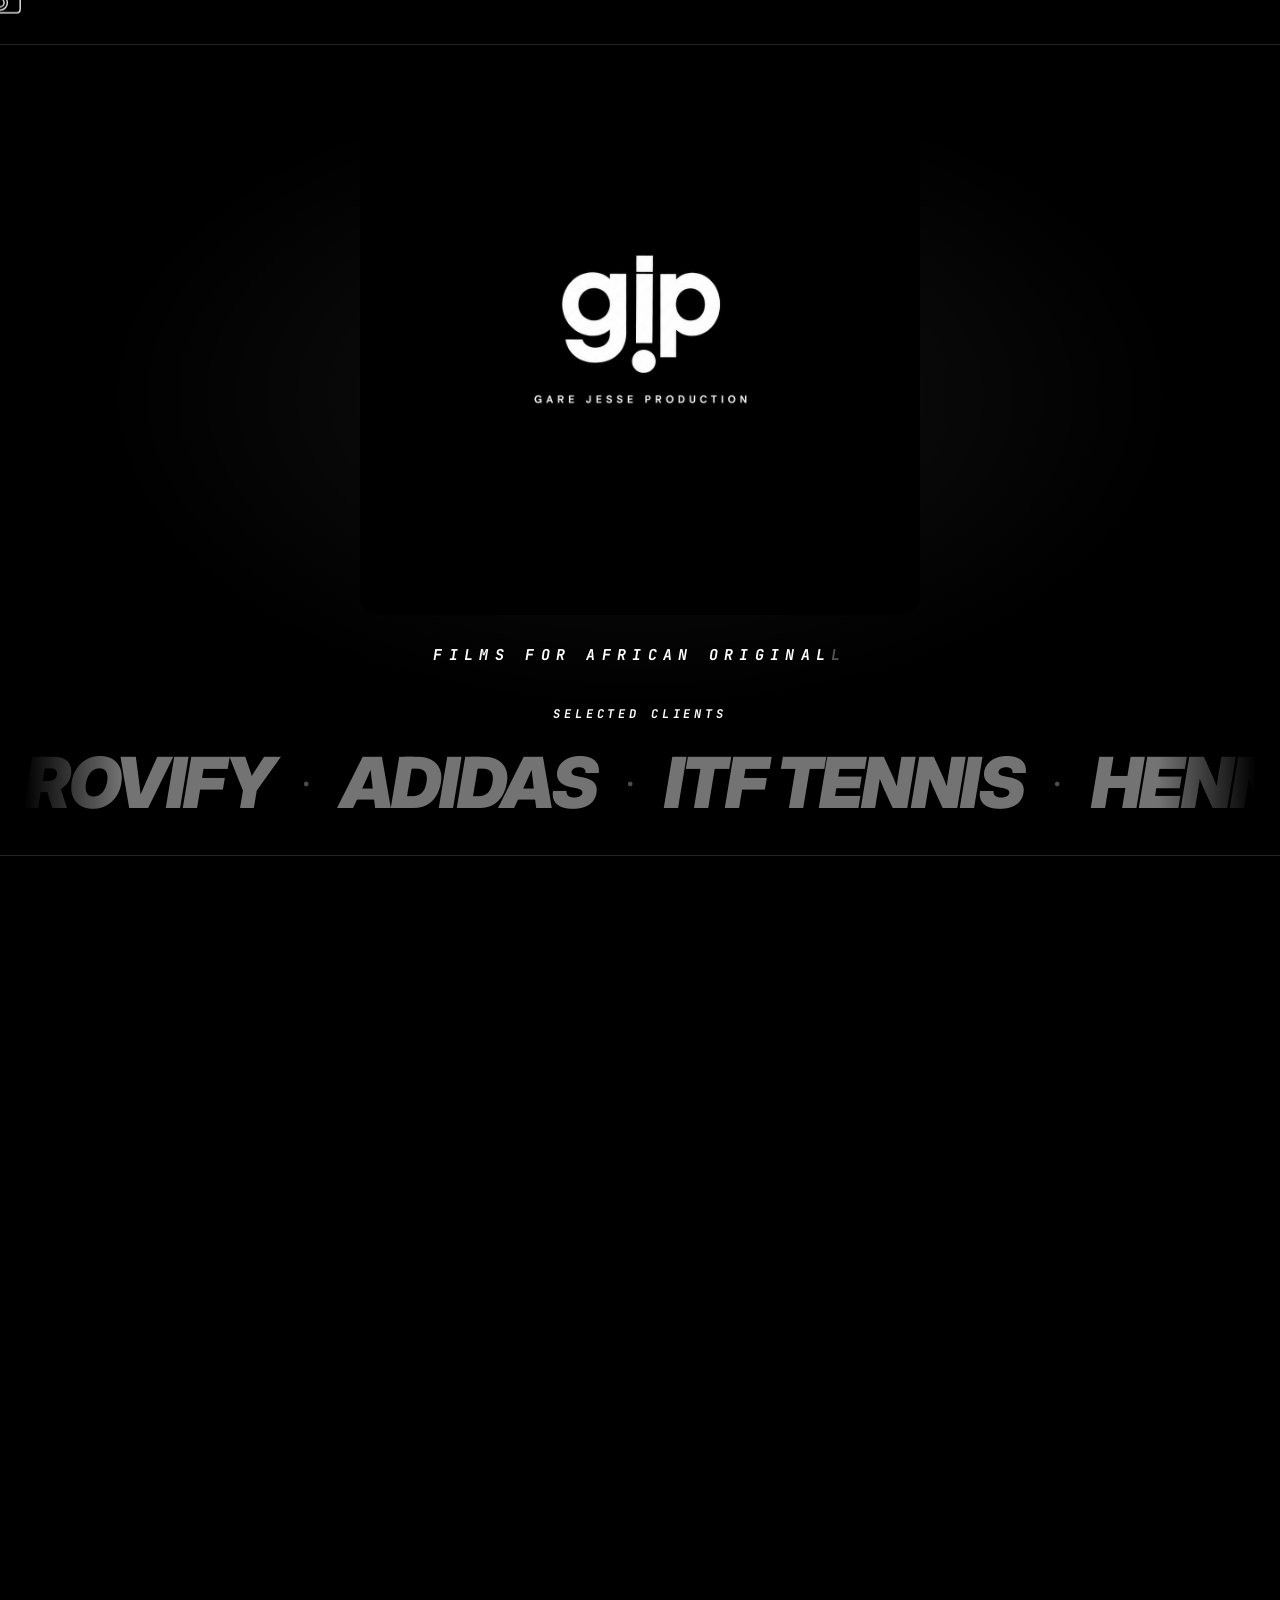
<file: index.html>
<!DOCTYPE html>
<html lang="en">
<head>
<meta charset="UTF-8" />
<meta name="viewport" content="width=device-width, initial-scale=1.0" />
<title>Gare Jesse Production | Film Studio in Kigali, Rwanda</title>
<meta name="description" content="Gare Jesse Production is a Kigali-based film studio for cinematic brand films, founder films, documentaries, photography and branded content across Africa." />
<meta name="keywords" content="Gare Jesse Production, Gare Jesse, film studio Kigali, video production Rwanda, cinematographer Kigali, brand films Africa, documentary production Africa, photography Rwanda" />
<link rel="canonical" href="https://garejesse.com/" />
<link rel="icon" type="image/png" href="logo.png" />
<link rel="apple-touch-icon" href="logo.png" />
<meta property="og:type" content="website" />
<meta property="og:site_name" content="Gare Jesse Production" />
<meta property="og:title" content="Gare Jesse Production | Film Studio in Kigali, Rwanda" />
<meta property="og:description" content="Cinematic brand films, founder films, documentaries, photography and branded content from Kigali for African originals." />
<meta property="og:url" content="https://garejesse.com/" />
<meta property="og:image" content="https://garejesse.com/og.jpg" />
<meta property="og:image:alt" content="Gare Jesse Production film studio branding" />
<meta property="og:image:width" content="1200" />
<meta property="og:image:height" content="630" />
<meta name="twitter:card" content="summary_large_image" />
<meta name="twitter:title" content="Gare Jesse Production | Film Studio in Kigali" />
<meta name="twitter:description" content="Cinematic brand films, founder films, documentaries, photography and branded content from Kigali for African originals." />
<meta name="twitter:image" content="https://garejesse.com/og.jpg" />
<meta name="twitter:image:alt" content="Gare Jesse Production film studio branding" />
<meta name="theme-color" content="#000000" />
<script type="application/ld+json">
{
  "@context": "https://schema.org",
  "@type": "ProductionCompany",
  "name": "Gare Jesse Production",
  "alternateName": "Gare Jesse",
  "url": "https://garejesse.com",
  "logo": "https://garejesse.com/logo.png",
  "image": "https://garejesse.com/og.jpg",
  "email": "bookings@garejesse.com",
  "description": "A Kigali-based film studio making cinematic brand films, founder films, documentaries, photography and branded content for African originals.",
  "founder": { "@type": "Person", "name": "Gare Jesse", "jobTitle": "Director & Founder" },
  "priceRange": "$$$",
  "knowsAbout": ["Brand films", "Founder films", "Documentaries", "Cinematography", "Photography", "Branded content"],
  "address": { "@type": "PostalAddress", "addressLocality": "Kigali", "addressCountry": "RW" },
  "areaServed": "Africa",
  "sameAs": [
    "https://instagram.com/garejoshuajesse",
    "https://x.com/garejoshuajesse",
    "https://youtube.com/@garejoshuajesse",
    "https://twitch.tv/garejoshuajesse",
    "https://linkedin.com/in/garejoshuajesse"
  ]
}
</script>
<script type="application/ld+json">
{
  "@context": "https://schema.org",
  "@type": "WebSite",
  "name": "Gare Jesse Production",
  "url": "https://garejesse.com/",
  "publisher": {
    "@type": "Organization",
    "name": "Gare Jesse Production",
    "logo": { "@type": "ImageObject", "url": "https://garejesse.com/logo.png" }
  }
}
</script>
<script type="application/ld+json">
{
  "@context": "https://schema.org",
  "@type": "BreadcrumbList",
  "itemListElement": [
    { "@type": "ListItem", "position": 1, "name": "Home", "item": "https://garejesse.com/" }
  ]
}
</script>
<link rel="preconnect" href="https://fonts.googleapis.com">
<link rel="preconnect" href="https://fonts.gstatic.com" crossorigin>
<link href="https://fonts.googleapis.com/css2?family=Inter:ital,wght@0,500;0,900;1,900&family=JetBrains+Mono:wght@500;700&display=swap" rel="stylesheet">
<link rel="stylesheet" href="landing.css" />
</head>
<body>

<!-- Invert wipe overlay -->
<div class="wipe" id="wipe" aria-hidden="true"></div>

<!-- Camera cursor -->
<div class="cam-cursor" id="cursor" aria-hidden="true">
  <svg viewBox="0 0 48 36" fill="none" stroke="currentColor" stroke-width="1.4" stroke-linejoin="round">
    <path d="M6 10 L14 10 L17 5 L31 5 L34 10 L42 10 Q46 10 46 14 L46 28 Q46 32 42 32 L6 32 Q2 32 2 28 L2 14 Q2 10 6 10 Z"/>
    <circle cx="24" cy="21" r="8"/>
    <circle cx="24" cy="21" r="4.5"/>
    <circle cx="39" cy="14" r="1" fill="currentColor"/>
  </svg>
  <span class="cam-rec"></span>
</div>
<div class="cam-bracket" id="cursorRing" aria-hidden="true">
  <span class="br tl"></span><span class="br tr"></span>
  <span class="br bl"></span><span class="br br2"></span>
</div>

<main class="cine">
  <span class="lb lb-top" aria-hidden="true"></span>
  <span class="lb lb-bottom" aria-hidden="true"></span>
  <div class="cine-glow" aria-hidden="true"></div>

  <div class="cine-center">
    <img src="logo-full.jpg" alt="Gare Jesse Production" class="cine-logo" />
    <p class="cine-tag" data-boot="FILMS FOR AFRICAN ORIGINALS">FILMS FOR AFRICAN ORIGINALS</p>
  </div>

  <section class="cine-clients" aria-label="Selected clients">
    <span class="clients-label" data-kx-hover>SELECTED CLIENTS</span>
    <div class="clients-marq">
      <div class="clients-track">
        <a href="https://rovify.io" target="_blank" rel="noopener" data-hover>Rovify</a><b>·</b>
        <a href="https://adidas.com" target="_blank" rel="noopener" data-hover>Adidas</a><b>·</b>
        <a href="https://itftennis.com" target="_blank" rel="noopener" data-hover>ITF&nbsp;Tennis</a><b>·</b>
        <a href="https://hennessy.com" target="_blank" rel="noopener" data-hover>Hennessy</a><b>·</b>
        <a href="https://axk.org" target="_blank" rel="noopener" data-hover>AXK</a><b>·</b>
        <a href="https://afrikabal.org" target="_blank" rel="noopener" data-hover>Afrikabal</a><b>·</b>
        <a href="https://getjustly.org" target="_blank" rel="noopener" data-hover>Justly</a><b>·</b>
        <a href="https://coca-cola.com" target="_blank" rel="noopener" data-hover>Coca-Cola&nbsp;SA</a><b>·</b>
        <a href="https://vans.com" target="_blank" rel="noopener" data-hover>Vans</a><b>·</b>
        <a href="https://rovify.io" target="_blank" rel="noopener" data-hover aria-hidden="true">Rovify</a><b>·</b>
        <a href="https://adidas.com" target="_blank" rel="noopener" data-hover aria-hidden="true">Adidas</a><b>·</b>
        <a href="https://itftennis.com" target="_blank" rel="noopener" data-hover aria-hidden="true">ITF&nbsp;Tennis</a><b>·</b>
        <a href="https://hennessy.com" target="_blank" rel="noopener" data-hover aria-hidden="true">Hennessy</a><b>·</b>
        <a href="https://axk.org" target="_blank" rel="noopener" data-hover aria-hidden="true">AXK</a><b>·</b>
        <a href="https://afrikabal.org" target="_blank" rel="noopener" data-hover aria-hidden="true">Afrikabal</a><b>·</b>
        <a href="https://getjustly.org" target="_blank" rel="noopener" data-hover aria-hidden="true">Justly</a><b>·</b>
        <a href="https://coca-cola.com" target="_blank" rel="noopener" data-hover aria-hidden="true">Coca-Cola&nbsp;SA</a><b>·</b>
        <a href="https://vans.com" target="_blank" rel="noopener" data-hover aria-hidden="true">Vans</a><b>·</b>
      </div>
    </div>
  </section>
</main>

<footer class="site-foot">
  <div class="foot-brand">
    <img src="logo-full.jpg" alt="Gare Jesse Production" class="foot-logo" />
    <p class="foot-statement">
      A director-led production studio.
      <span class="foot-statement-em"><em>Films for African originals.</em></span>
      Kigali, Rwanda — shooting continent-wide. Lagos, Cape Town, Accra, Kampala, Addis, Dakar, Maputo, wherever the story is.
    </p>
  </div>

  <div class="foot-grid">
    <div class="foot-col">
      <span class="foot-h">Navigate</span>
      <a href="about.html" data-hover>About the Studio</a>
      <a href="https://work.garejesse.com" target="_blank" rel="noopener" data-hover>Selected Work ↗</a>
      <a href="rate-card.html" data-hover>Rate Card 2026</a>
    </div>
    <div class="foot-col">
      <span class="foot-h">Commission</span>
      <a href="mailto:bookings@garejesse.com" data-hover>bookings@garejesse.com</a>
      <span class="foot-sub">First call is 15 minutes.<br/>Treatment within 48 hours.</span>
    </div>
    <div class="foot-col">
      <span class="foot-h">Follow</span>
      <a href="https://instagram.com/garejoshuajesse" target="_blank" rel="noopener" data-hover>Instagram</a>
      <a href="https://x.com/garejoshuajesse" target="_blank" rel="noopener" data-hover>X / Twitter</a>
      <a href="https://youtube.com/@garejoshuajesse" target="_blank" rel="noopener" data-hover>YouTube</a>
      <a href="https://twitch.tv/garejoshuajesse" target="_blank" rel="noopener" data-hover>Twitch</a>
      <a href="https://linkedin.com/in/garejoshuajesse" target="_blank" rel="noopener" data-hover>LinkedIn</a>
    </div>
    <div class="foot-col">
      <span class="foot-h">Studio</span>
      <span class="foot-sub">Based in Kigali, Rwanda.<br/>Continent-wide production.</span>
      <span class="foot-sub">Local time · <span id="clock">—</span> CAT</span>
    </div>
  </div>

  <div class="foot-rule"></div>

  <div class="foot-base">
    <span>© 2026 Gare Jesse Production. All rights reserved.</span>
    <span class="foot-base-mid" data-kx-hover>FILMS FOR AFRICAN ORIGINALS</span>
    <span data-kx-hover>@GAREJOSHUAJESSE</span>
  </div>
</footer>

<script src="landing.js"></script>
<script src="kinetic.js"></script>
<script src="cursor.js"></script>
</body>
</html>
</file>
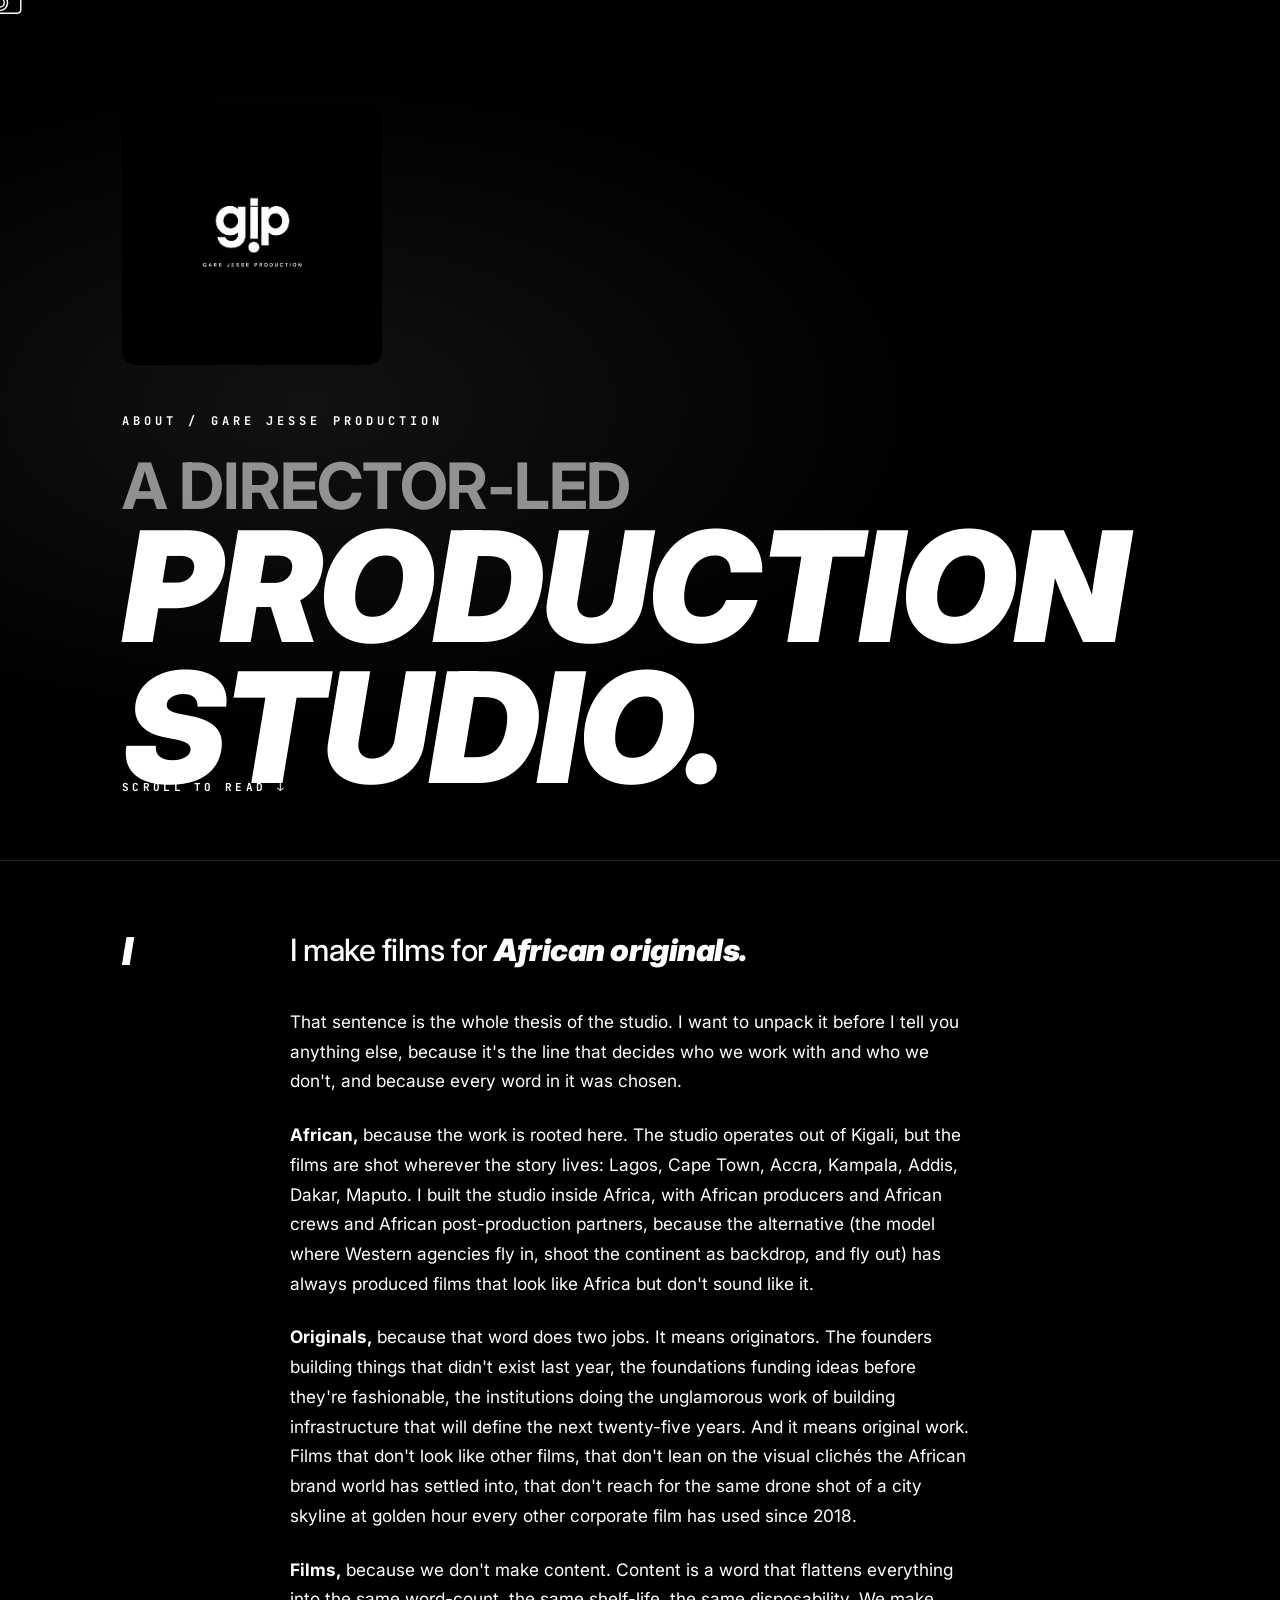
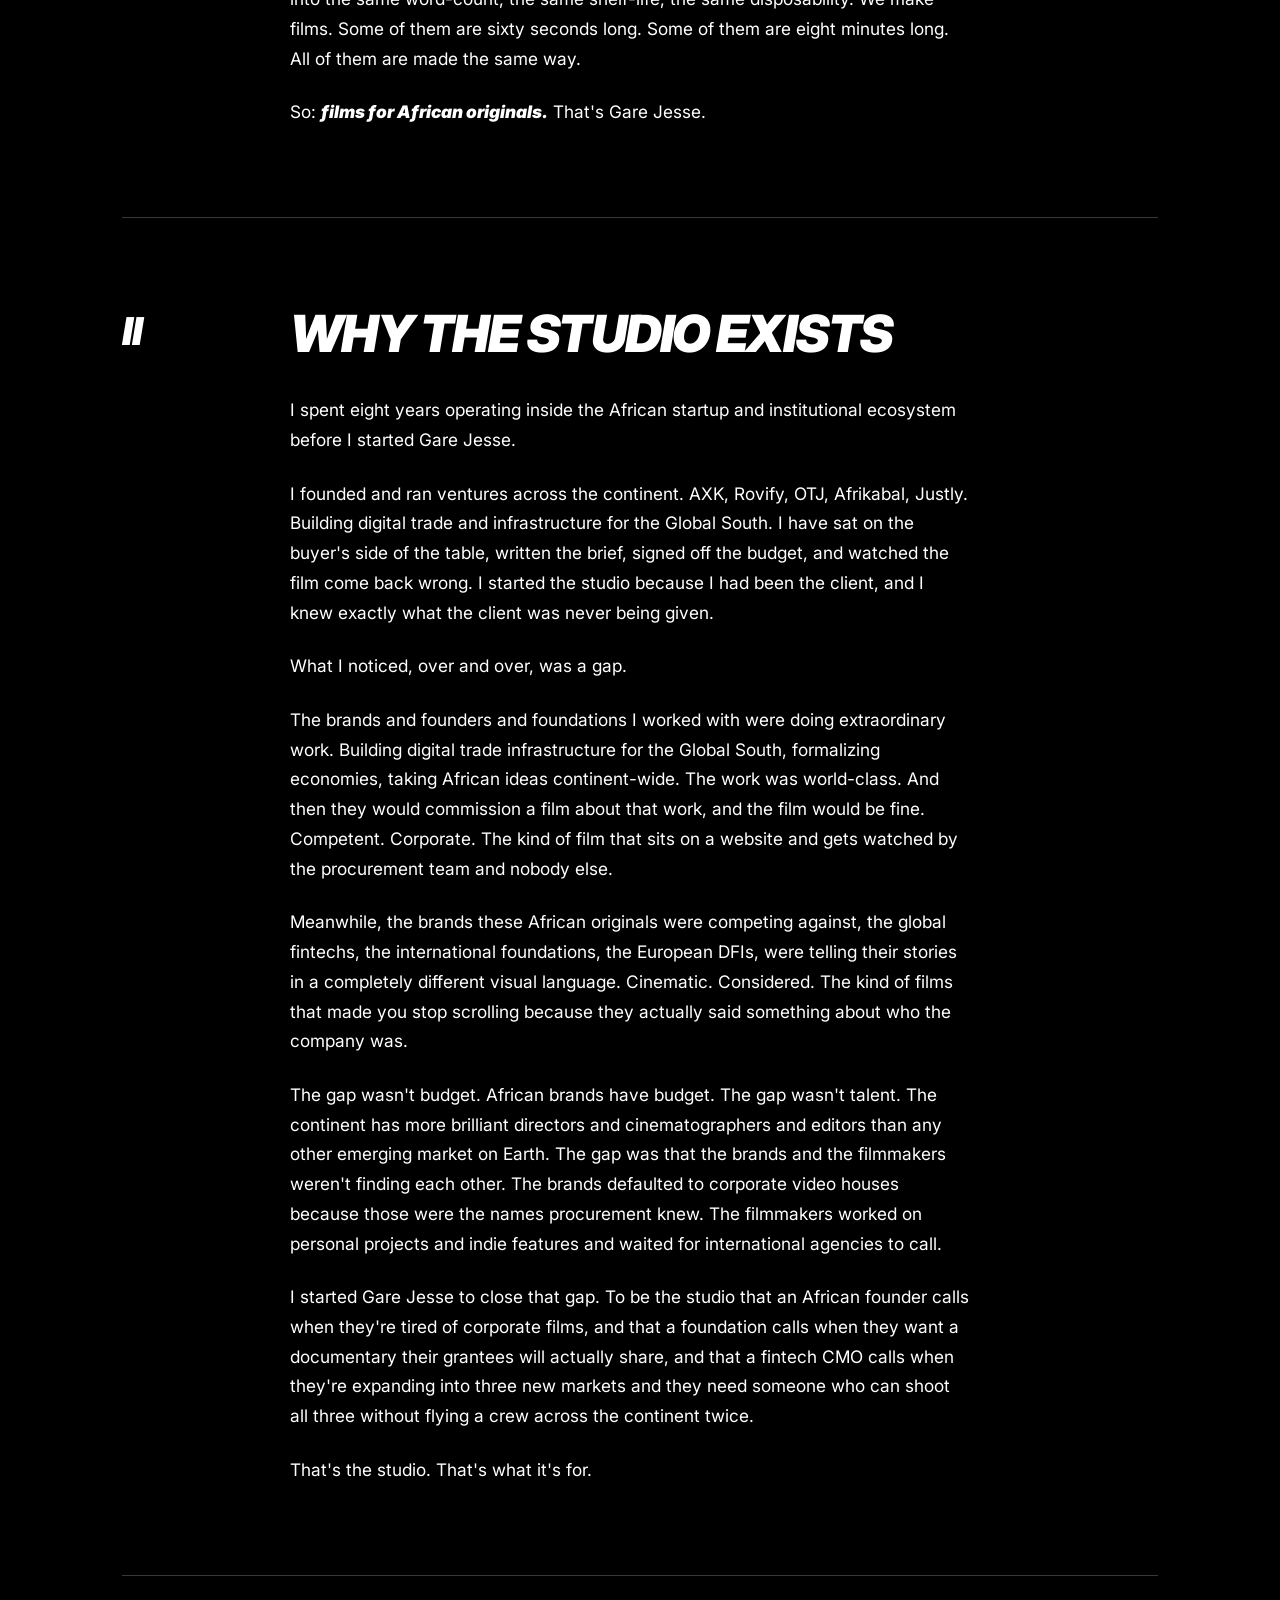
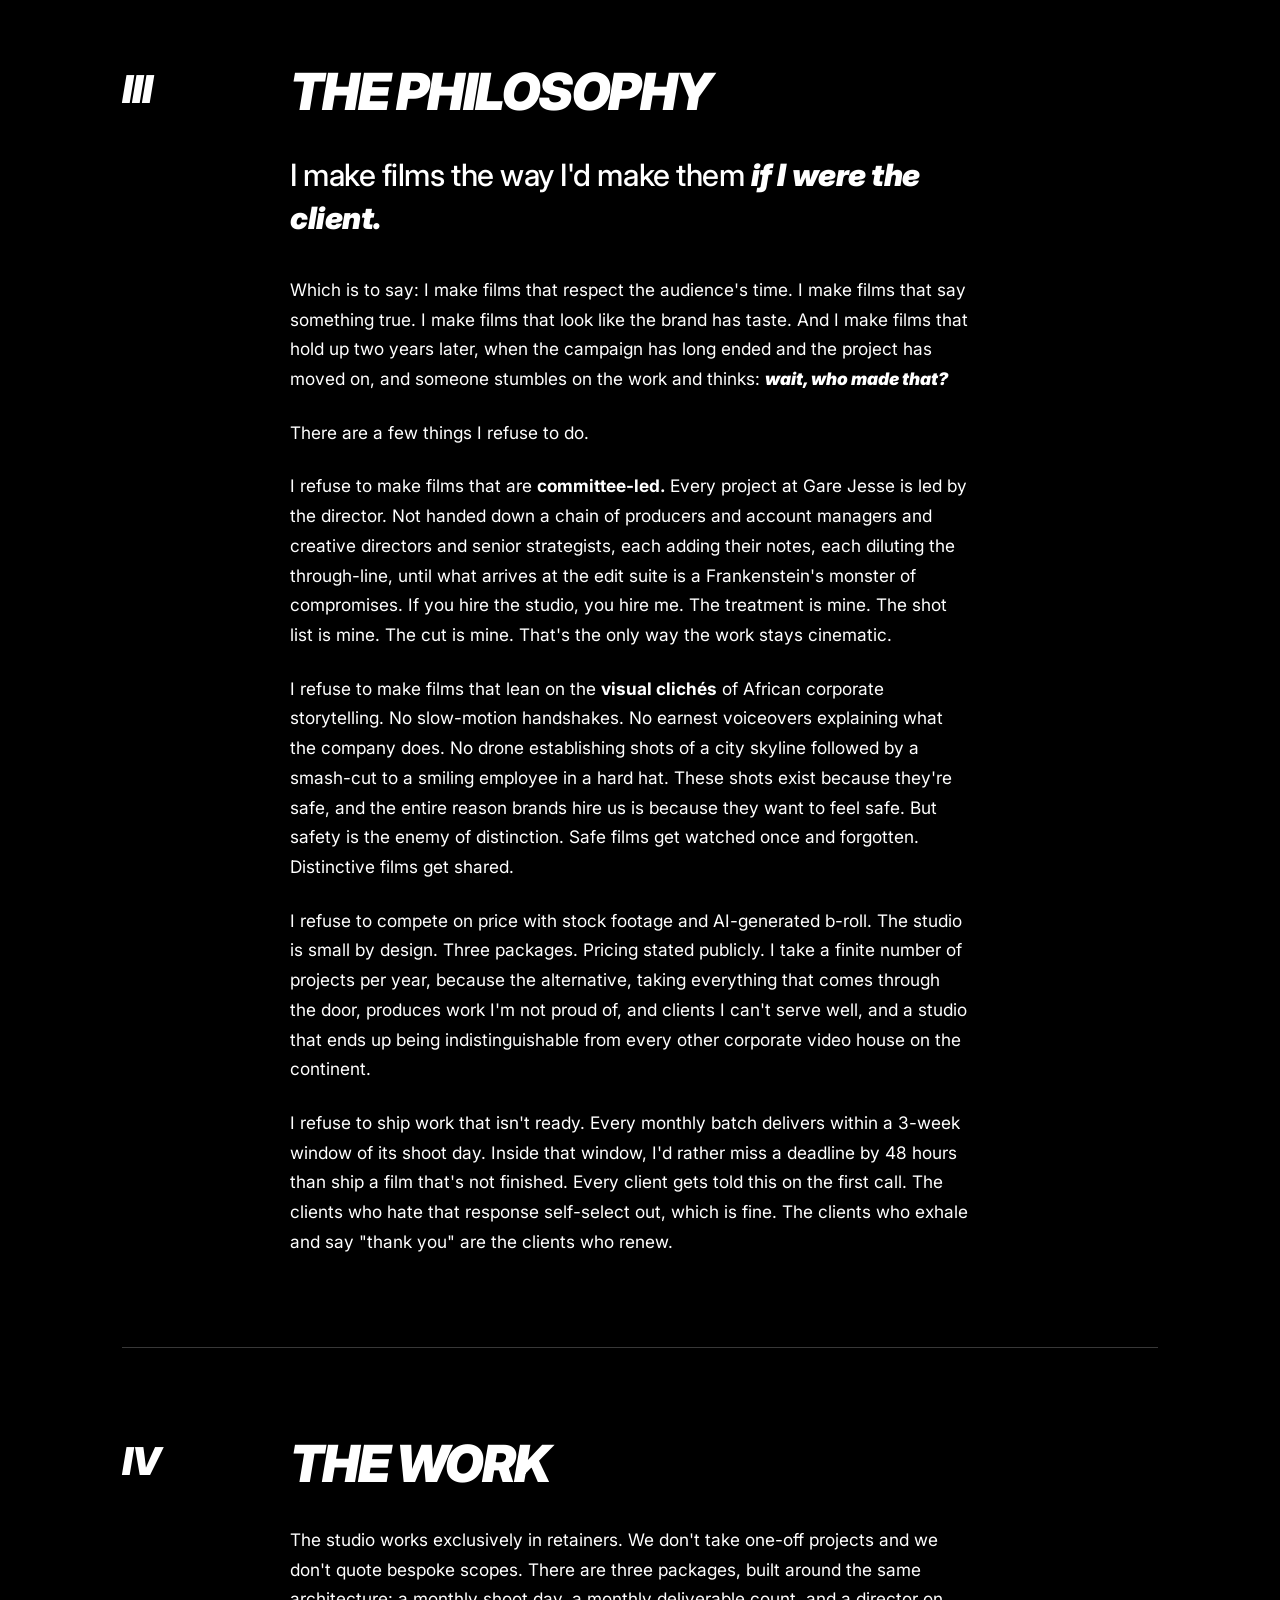
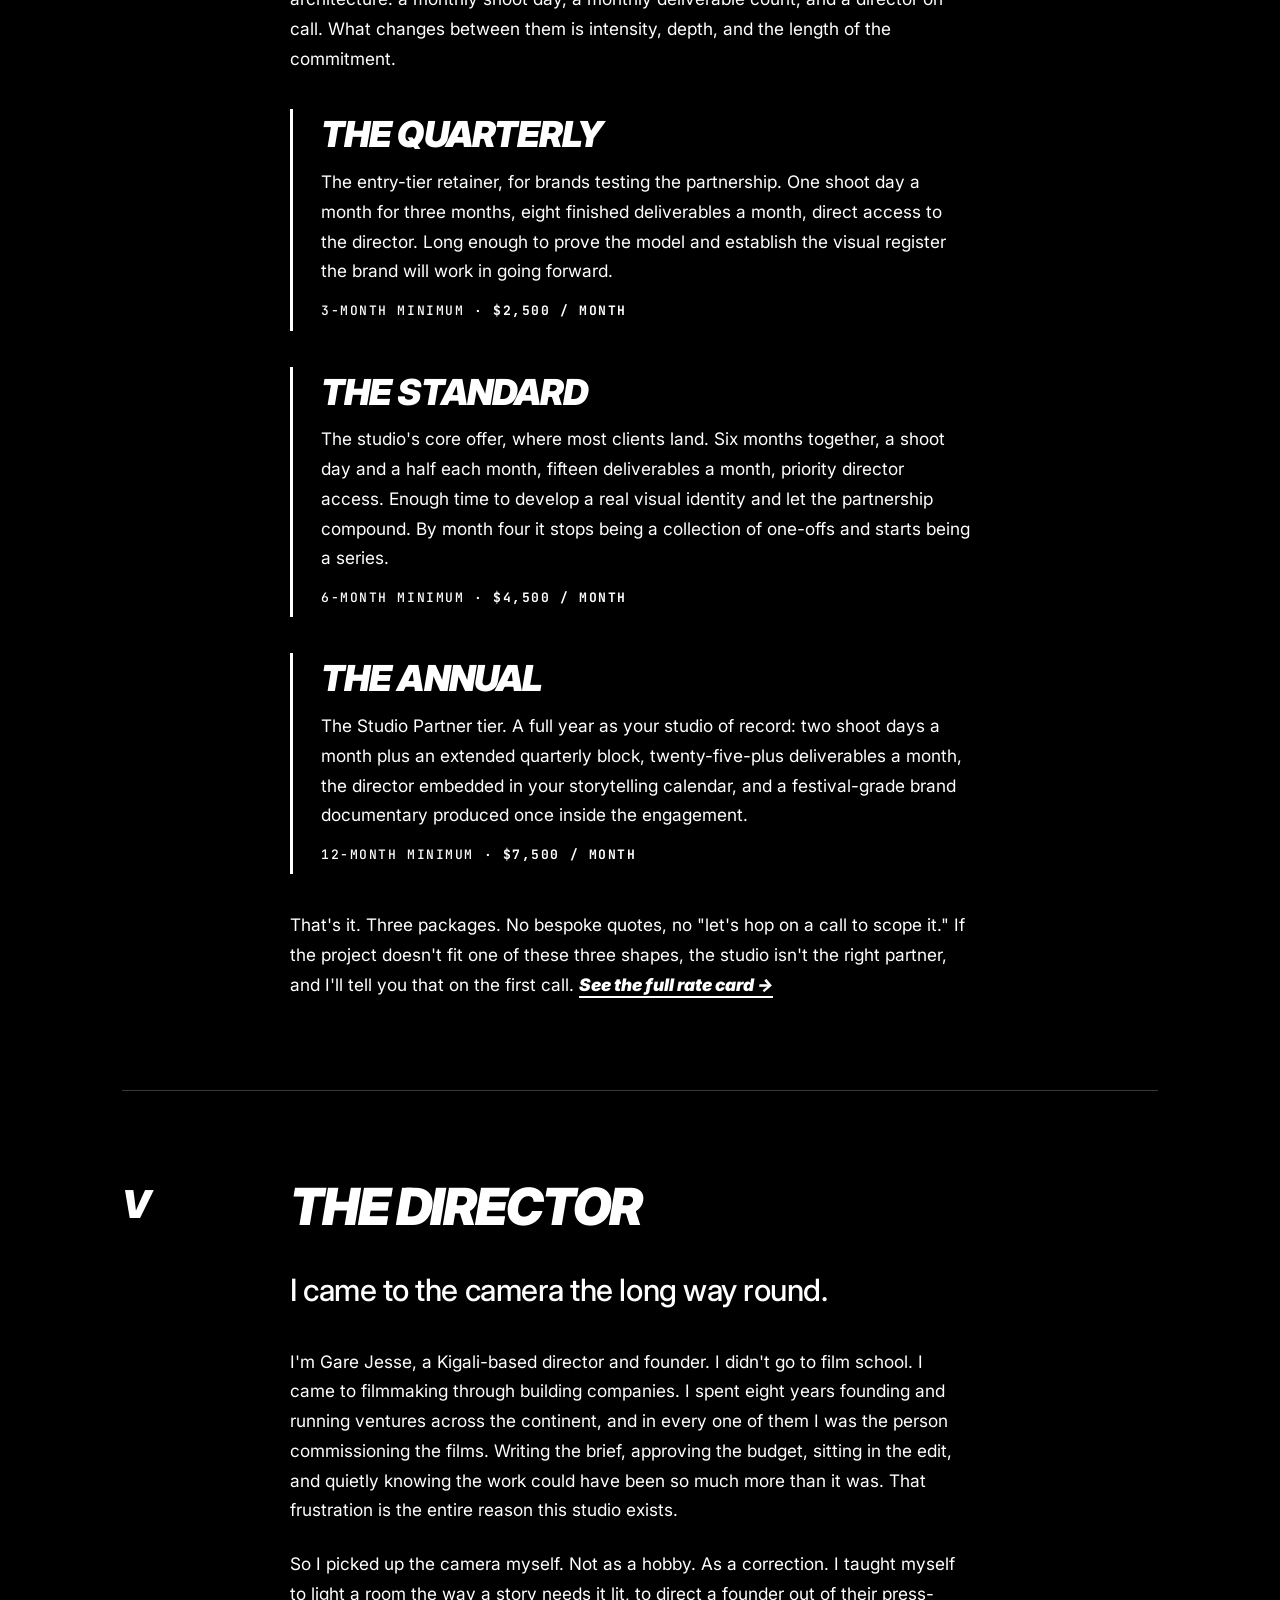
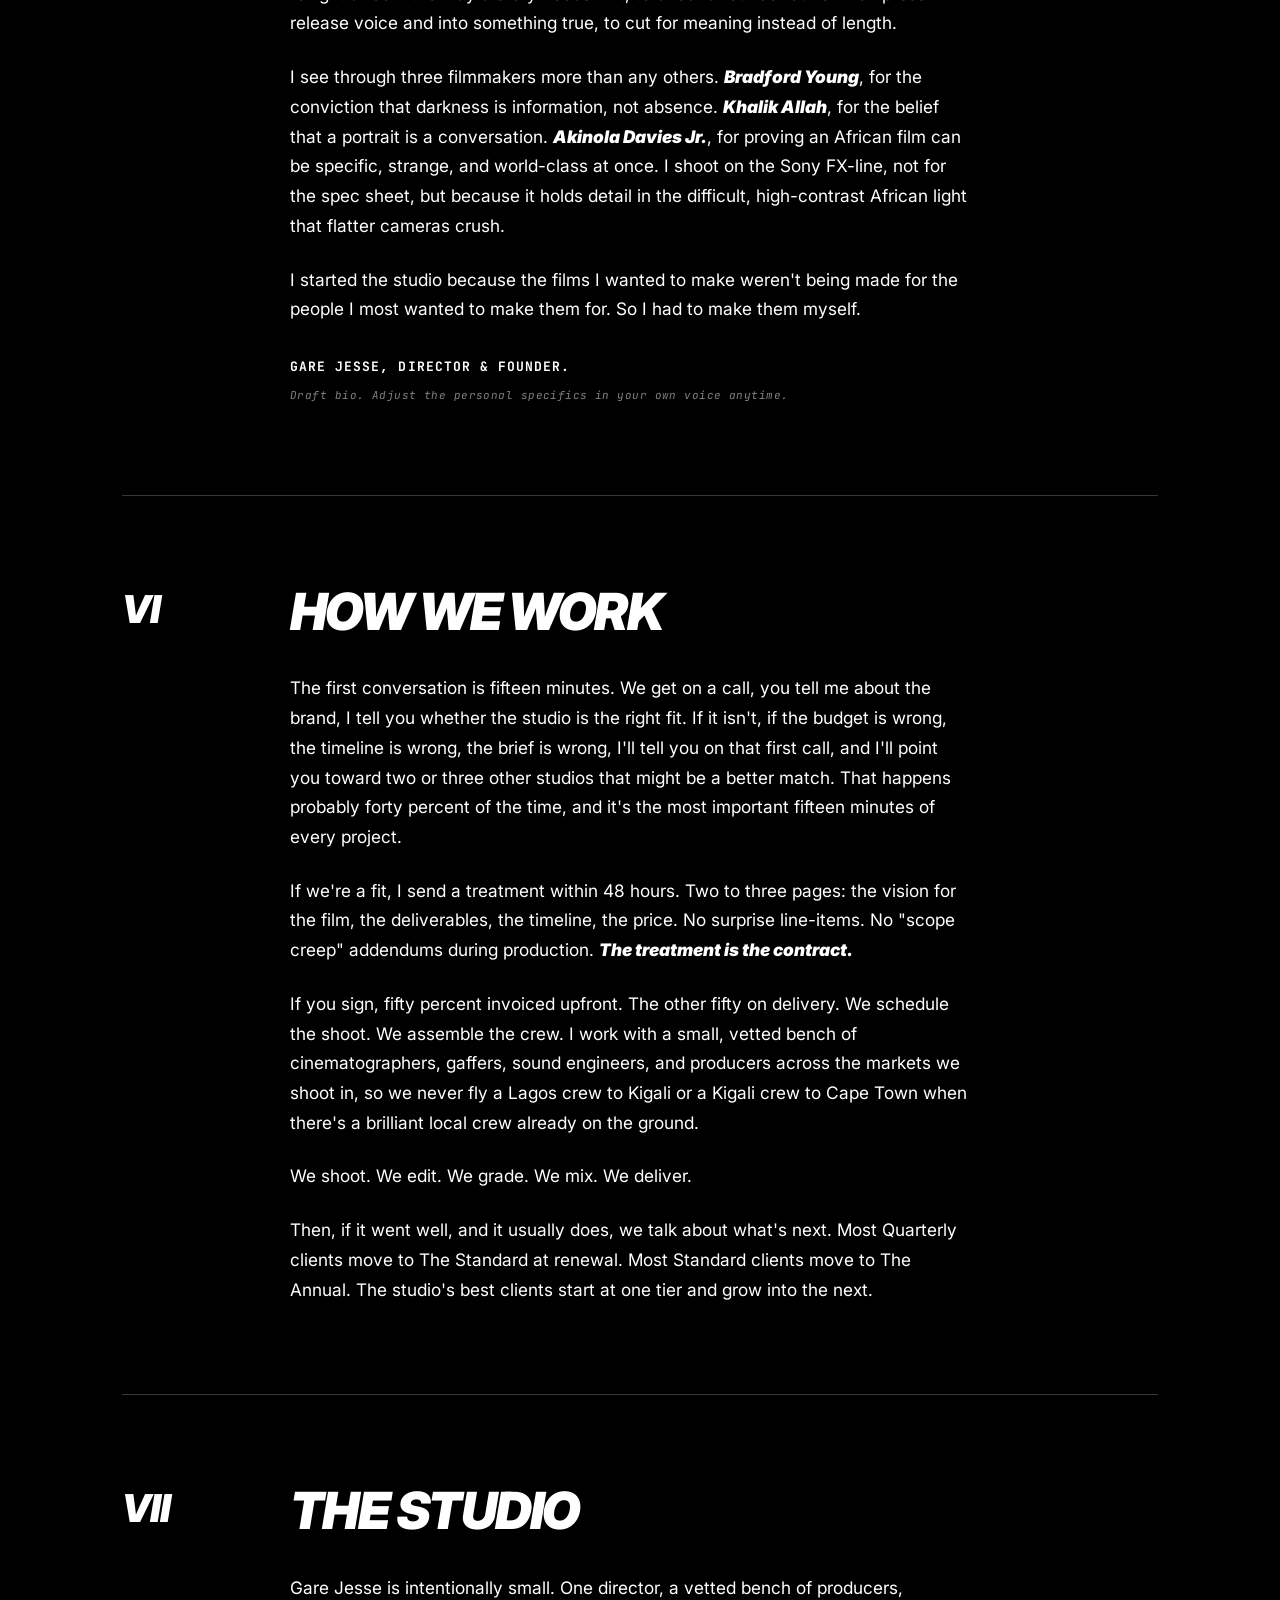
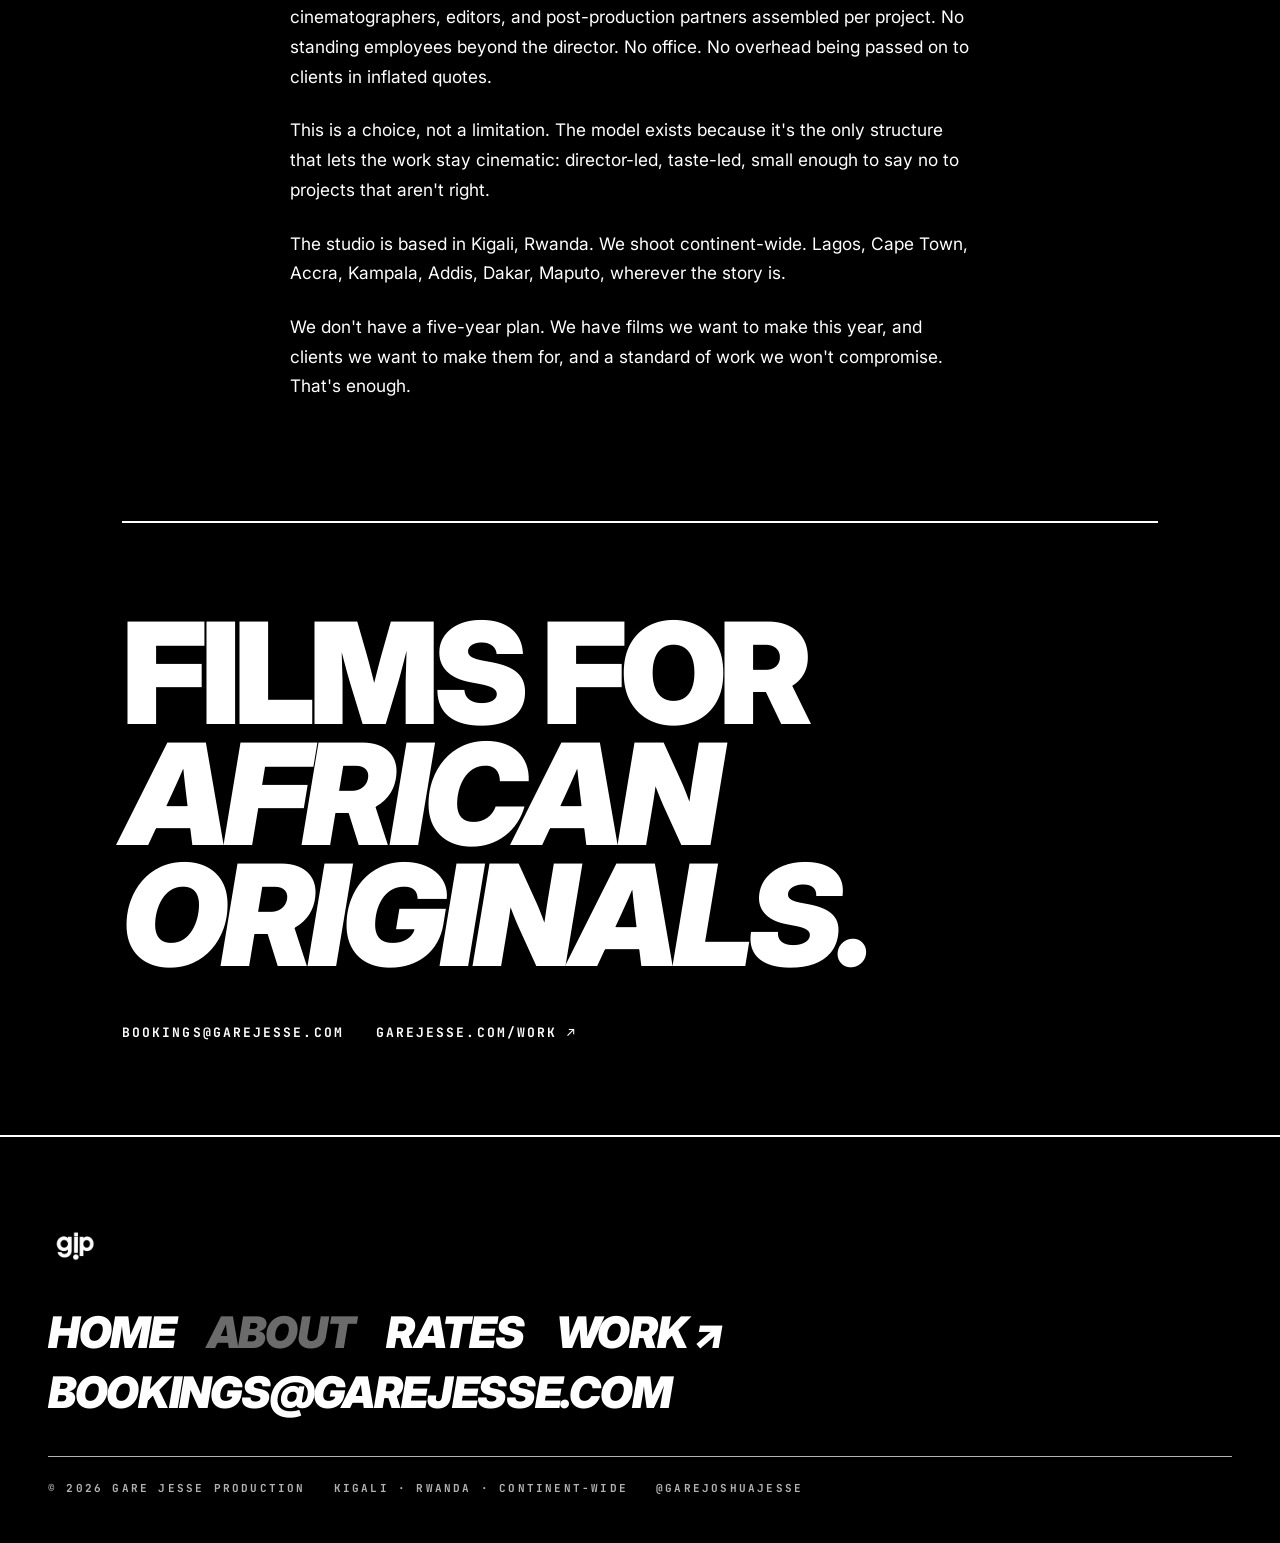
<file: about.html>
<!DOCTYPE html>
<html lang="en">
<head>
<meta charset="UTF-8" />
<meta name="viewport" content="width=device-width, initial-scale=1.0" />
<title>About Gare Jesse Production | Kigali Film Studio</title>
<meta name="description" content="Learn about Gare Jesse Production, a director-led Kigali film studio creating cinematic brand films, founder films and documentaries for African originals." />
<link rel="canonical" href="https://garejesse.com/about.html" />
<link rel="icon" type="image/png" href="logo.png" />
<link rel="apple-touch-icon" href="logo.png" />
<meta property="og:type" content="website" />
<meta property="og:site_name" content="Gare Jesse Production" />
<meta property="og:title" content="About Gare Jesse Production | Kigali Film Studio" />
<meta property="og:description" content="A Kigali-based, director-led film studio creating cinematic work for African founders, brands and institutions." />
<meta property="og:url" content="https://garejesse.com/about.html" />
<meta property="og:image" content="https://garejesse.com/og.jpg" />
<meta property="og:image:alt" content="About Gare Jesse Production" />
<meta property="og:image:width" content="1200" />
<meta property="og:image:height" content="630" />
<meta name="twitter:card" content="summary_large_image" />
<meta name="twitter:title" content="About Gare Jesse Production" />
<meta name="twitter:description" content="A Kigali-based, director-led film studio creating cinematic work for African founders, brands and institutions." />
<meta name="twitter:image" content="https://garejesse.com/og.jpg" />
<meta name="twitter:image:alt" content="About Gare Jesse Production" />
<meta name="theme-color" content="#000000" />
<link rel="preconnect" href="https://fonts.googleapis.com">
<link rel="preconnect" href="https://fonts.gstatic.com" crossorigin>
<link href="https://fonts.googleapis.com/css2?family=Inter:ital,wght@0,400;0,500;0,600;0,700;0,900;1,400;1,500;1,900&family=JetBrains+Mono:wght@400;500;700&display=swap" rel="stylesheet">
<script type="application/ld+json">
{
  "@context": "https://schema.org",
  "@type": "AboutPage",
  "name": "About Gare Jesse Production",
  "url": "https://garejesse.com/about.html",
  "description": "The story, philosophy and operating model of Gare Jesse Production, a Kigali-based film studio for African originals.",
  "mainEntity": {
    "@type": "Organization",
    "name": "Gare Jesse Production",
    "url": "https://garejesse.com/",
    "address": { "@type": "PostalAddress", "addressLocality": "Kigali", "addressCountry": "RW" }
  }
}
</script>
<script type="application/ld+json">
{
  "@context": "https://schema.org",
  "@type": "BreadcrumbList",
  "itemListElement": [
    { "@type": "ListItem", "position": 1, "name": "Home", "item": "https://garejesse.com/" },
    { "@type": "ListItem", "position": 2, "name": "About", "item": "https://garejesse.com/about.html" }
  ]
}
</script>
<link rel="stylesheet" href="about.css" />
</head>
<body>

<!-- Camera cursor -->
<div class="cam-cursor" id="cursor" aria-hidden="true">
  <svg viewBox="0 0 48 36" fill="none" stroke="currentColor" stroke-width="1.5" stroke-linejoin="round">
    <path d="M6 10 L14 10 L17 5 L31 5 L34 10 L42 10 Q46 10 46 14 L46 28 Q46 32 42 32 L6 32 Q2 32 2 28 L2 14 Q2 10 6 10 Z"/>
    <circle cx="24" cy="21" r="8"/>
    <circle cx="24" cy="21" r="4.5"/>
    <circle cx="39" cy="14" r="1" fill="currentColor"/>
  </svg>
  <span class="cam-rec"></span>
</div>
<div class="cam-bracket" id="cursorRing" aria-hidden="true">
  <span></span><span></span><span></span><span></span>
</div>

<div class="scroll-prog" id="scrollProg"></div>

<span class="lb lb-bottom" aria-hidden="true"></span>

<main class="essay">

  <!-- Cinematic masthead -->
  <header class="masthead">
    <div class="mast-glow" aria-hidden="true"></div>
    <img src="logo-full.jpg" alt="Gare Jesse Production" class="mast-logo" />
    <p class="kicker" data-kx-hover>ABOUT / GARE JESSE PRODUCTION</p>
    <h1 class="lede">
      <span class="lede-sm">A director-led</span>
      <span class="lede-lg"><em>production studio.</em></span>
    </h1>
    <p class="mast-scroll" aria-hidden="true">SCROLL TO READ ↓</p>
  </header>

  <!-- I -->
  <section class="chap">
    <div class="chap-num"><span data-kinetic>I</span></div>
    <div class="chap-body">
      <p class="opening">I make films for <em>African originals.</em></p>
      <p>That sentence is the whole thesis of the studio. I want to unpack it before I tell you anything else, because it's the line that decides who we work with and who we don't, and because every word in it was chosen.</p>
      <p><strong>African,</strong> because the work is rooted here. The studio operates out of Kigali, but the films are shot wherever the story lives: Lagos, Cape Town, Accra, Kampala, Addis, Dakar, Maputo. I built the studio inside Africa, with African producers and African crews and African post-production partners, because the alternative (the model where Western agencies fly in, shoot the continent as backdrop, and fly out) has always produced films that look like Africa but don't sound like it.</p>
      <p><strong>Originals,</strong> because that word does two jobs. It means originators. The founders building things that didn't exist last year, the foundations funding ideas before they're fashionable, the institutions doing the unglamorous work of building infrastructure that will define the next twenty-five years. And it means original work. Films that don't look like other films, that don't lean on the visual clichés the African brand world has settled into, that don't reach for the same drone shot of a city skyline at golden hour every other corporate film has used since 2018.</p>
      <p><strong>Films,</strong> because we don't make content. Content is a word that flattens everything into the same word-count, the same shelf-life, the same disposability. We make films. Some of them are sixty seconds long. Some of them are eight minutes long. All of them are made the same way.</p>
      <p>So: <em>films for African originals.</em> That's Gare Jesse.</p>
    </div>
  </section>

  <hr class="rule" />

  <!-- II -->
  <section class="chap">
    <div class="chap-num"><span data-kinetic>II</span></div>
    <div class="chap-body">
      <h2 class="chap-title">Why the studio exists</h2>
      <p>I spent eight years operating inside the African startup and institutional ecosystem before I started Gare Jesse.</p>

      <p>I founded and ran ventures across the continent. AXK, Rovify, OTJ, Afrikabal, Justly. Building digital trade and infrastructure for the Global South. I have sat on the buyer's side of the table, written the brief, signed off the budget, and watched the film come back wrong. I started the studio because I had been the client, and I knew exactly what the client was never being given.</p>

      <p>What I noticed, over and over, was a gap.</p>
      <p>The brands and founders and foundations I worked with were doing extraordinary work. Building digital trade infrastructure for the Global South, formalizing economies, taking African ideas continent-wide. The work was world-class. And then they would commission a film about that work, and the film would be fine. Competent. Corporate. The kind of film that sits on a website and gets watched by the procurement team and nobody else.</p>
      <p>Meanwhile, the brands these African originals were competing against, the global fintechs, the international foundations, the European DFIs, were telling their stories in a completely different visual language. Cinematic. Considered. The kind of films that made you stop scrolling because they actually said something about who the company was.</p>
      <p>The gap wasn't budget. African brands have budget. The gap wasn't talent. The continent has more brilliant directors and cinematographers and editors than any other emerging market on Earth. The gap was that the brands and the filmmakers weren't finding each other. The brands defaulted to corporate video houses because those were the names procurement knew. The filmmakers worked on personal projects and indie features and waited for international agencies to call.</p>
      <p>I started Gare Jesse to close that gap. To be the studio that an African founder calls when they're tired of corporate films, and that a foundation calls when they want a documentary their grantees will actually share, and that a fintech CMO calls when they're expanding into three new markets and they need someone who can shoot all three without flying a crew across the continent twice.</p>
      <p>That's the studio. That's what it's for.</p>
    </div>
  </section>

  <hr class="rule" />

  <!-- III -->
  <section class="chap">
    <div class="chap-num"><span data-kinetic>III</span></div>
    <div class="chap-body">
      <h2 class="chap-title">The philosophy</h2>
      <p class="opening">I make films the way I'd make them <em>if I were the client.</em></p>
      <p>Which is to say: I make films that respect the audience's time. I make films that say something true. I make films that look like the brand has taste. And I make films that hold up two years later, when the campaign has long ended and the project has moved on, and someone stumbles on the work and thinks: <em>wait, who made that?</em></p>
      <p>There are a few things I refuse to do.</p>
      <p>I refuse to make films that are <strong>committee-led.</strong> Every project at Gare Jesse is led by the director. Not handed down a chain of producers and account managers and creative directors and senior strategists, each adding their notes, each diluting the through-line, until what arrives at the edit suite is a Frankenstein's monster of compromises. If you hire the studio, you hire me. The treatment is mine. The shot list is mine. The cut is mine. That's the only way the work stays cinematic.</p>
      <p>I refuse to make films that lean on the <strong>visual clichés</strong> of African corporate storytelling. No slow-motion handshakes. No earnest voiceovers explaining what the company does. No drone establishing shots of a city skyline followed by a smash-cut to a smiling employee in a hard hat. These shots exist because they're safe, and the entire reason brands hire us is because they want to feel safe. But safety is the enemy of distinction. Safe films get watched once and forgotten. Distinctive films get shared.</p>
      <p>I refuse to compete on price with stock footage and AI-generated b-roll. The studio is small by design. Three packages. Pricing stated publicly. I take a finite number of projects per year, because the alternative, taking everything that comes through the door, produces work I'm not proud of, and clients I can't serve well, and a studio that ends up being indistinguishable from every other corporate video house on the continent.</p>
      <p>I refuse to ship work that isn't ready. Every monthly batch delivers within a 3-week window of its shoot day. Inside that window, I'd rather miss a deadline by 48 hours than ship a film that's not finished. Every client gets told this on the first call. The clients who hate that response self-select out, which is fine. The clients who exhale and say "thank you" are the clients who renew.</p>
    </div>
  </section>

  <hr class="rule" />

  <!-- IV -->
  <section class="chap">
    <div class="chap-num"><span data-kinetic>IV</span></div>
    <div class="chap-body">
      <h2 class="chap-title">The work</h2>
      <p>The studio works exclusively in retainers. We don't take one-off projects and we don't quote bespoke scopes. There are three packages, built around the same architecture: a monthly shoot day, a monthly deliverable count, and a director on call. What changes between them is intensity, depth, and the length of the commitment.</p>

      <div class="offer">
        <h3 class="offer-name">The Quarterly</h3>
        <p>The entry-tier retainer, for brands testing the partnership. One shoot day a month for three months, eight finished deliverables a month, direct access to the director. Long enough to prove the model and establish the visual register the brand will work in going forward.</p>
        <p class="offer-terms">3-month minimum · <strong>$2,500 / month</strong></p>
      </div>

      <div class="offer">
        <h3 class="offer-name">The Standard</h3>
        <p>The studio's core offer, where most clients land. Six months together, a shoot day and a half each month, fifteen deliverables a month, priority director access. Enough time to develop a real visual identity and let the partnership compound. By month four it stops being a collection of one-offs and starts being a series.</p>
        <p class="offer-terms">6-month minimum · <strong>$4,500 / month</strong></p>
      </div>

      <div class="offer">
        <h3 class="offer-name">The Annual</h3>
        <p>The Studio Partner tier. A full year as your studio of record: two shoot days a month plus an extended quarterly block, twenty-five-plus deliverables a month, the director embedded in your storytelling calendar, and a festival-grade brand documentary produced once inside the engagement.</p>
        <p class="offer-terms">12-month minimum · <strong>$7,500 / month</strong></p>
      </div>

      <p>That's it. Three packages. No bespoke quotes, no "let's hop on a call to scope it." If the project doesn't fit one of these three shapes, the studio isn't the right partner, and I'll tell you that on the first call. <a href="rate-card.html" class="inline-link">See the full rate card →</a></p>
    </div>
  </section>

  <hr class="rule" />

  <!-- V -->
  <section class="chap">
    <div class="chap-num"><span data-kinetic>V</span></div>
    <div class="chap-body">
      <h2 class="chap-title">The director</h2>
      <p class="opening">I came to the camera the long way round.</p>
      <p>I'm Gare Jesse, a Kigali-based director and founder. I didn't go to film school. I came to filmmaking through building companies. I spent eight years founding and running ventures across the continent, and in every one of them I was the person commissioning the films. Writing the brief, approving the budget, sitting in the edit, and quietly knowing the work could have been so much more than it was. That frustration is the entire reason this studio exists.</p>
      <p>So I picked up the camera myself. Not as a hobby. As a correction. I taught myself to light a room the way a story needs it lit, to direct a founder out of their press-release voice and into something true, to cut for meaning instead of length.</p>
      <p>I see through three filmmakers more than any others. <em>Bradford Young</em>, for the conviction that darkness is information, not absence. <em>Khalik Allah</em>, for the belief that a portrait is a conversation. <em>Akinola Davies Jr.</em>, for proving an African film can be specific, strange, and world-class at once. I shoot on the Sony FX-line, not for the spec sheet, but because it holds detail in the difficult, high-contrast African light that flatter cameras crush.</p>
      <p>I started the studio because the films I wanted to make weren't being made for the people I most wanted to make them for. So I had to make them myself.</p>
      <p class="bio-note">Gare Jesse, Director &amp; Founder. <span>Draft bio. Adjust the personal specifics in your own voice anytime.</span></p>
    </div>
  </section>

  <hr class="rule" />

  <!-- VI -->
  <section class="chap">
    <div class="chap-num"><span data-kinetic>VI</span></div>
    <div class="chap-body">
      <h2 class="chap-title">How we work</h2>
      <p>The first conversation is fifteen minutes. We get on a call, you tell me about the brand, I tell you whether the studio is the right fit. If it isn't, if the budget is wrong, the timeline is wrong, the brief is wrong, I'll tell you on that first call, and I'll point you toward two or three other studios that might be a better match. That happens probably forty percent of the time, and it's the most important fifteen minutes of every project.</p>
      <p>If we're a fit, I send a treatment within 48 hours. Two to three pages: the vision for the film, the deliverables, the timeline, the price. No surprise line-items. No "scope creep" addendums during production. <em>The treatment is the contract.</em></p>
      <p>If you sign, fifty percent invoiced upfront. The other fifty on delivery. We schedule the shoot. We assemble the crew. I work with a small, vetted bench of cinematographers, gaffers, sound engineers, and producers across the markets we shoot in, so we never fly a Lagos crew to Kigali or a Kigali crew to Cape Town when there's a brilliant local crew already on the ground.</p>
      <p>We shoot. We edit. We grade. We mix. We deliver.</p>
      <p>Then, if it went well, and it usually does, we talk about what's next. Most Quarterly clients move to The Standard at renewal. Most Standard clients move to The Annual. The studio's best clients start at one tier and grow into the next.</p>
    </div>
  </section>

  <hr class="rule" />

  <!-- VII -->
  <section class="chap">
    <div class="chap-num"><span data-kinetic>VII</span></div>
    <div class="chap-body">
      <h2 class="chap-title">The studio</h2>
      <p>Gare Jesse is intentionally small. One director, a vetted bench of producers, cinematographers, editors, and post-production partners assembled per project. No standing employees beyond the director. No office. No overhead being passed on to clients in inflated quotes.</p>
      <p>This is a choice, not a limitation. The model exists because it's the only structure that lets the work stay cinematic: director-led, taste-led, small enough to say no to projects that aren't right.</p>
      <p>The studio is based in Kigali, Rwanda. We shoot continent-wide. Lagos, Cape Town, Accra, Kampala, Addis, Dakar, Maputo, wherever the story is.</p>
      <p>We don't have a five-year plan. We have films we want to make this year, and clients we want to make them for, and a standard of work we won't compromise. That's enough.</p>
    </div>
  </section>

  <!-- Refrain / close -->
  <section class="refrain">
    <p class="refrain-line" data-boot="FILMS FOR">FILMS FOR</p>
    <p class="refrain-line italic" data-boot="AFRICAN ORIGINALS.">AFRICAN ORIGINALS.</p>
    <div class="refrain-meta">
      <a href="mailto:bookings@garejesse.com" data-hover>bookings@garejesse.com</a>
      <a href="https://work.garejesse.com" target="_blank" rel="noopener" data-hover>garejesse.com/work ↗</a>
    </div>
  </section>
</main>

<footer class="foot">
  <a href="/" class="foot-brand" data-hover aria-label="Gare Jesse Production">
    <img src="logo.png" alt="Gare Jesse Production" />
  </a>
  <nav class="foot-nav" aria-label="Pages">
    <a href="/" data-hover>Home</a>
    <a href="about.html" class="is-here" data-hover>About</a>
    <a href="rate-card.html" data-hover>Rates</a>
    <a href="https://work.garejesse.com" target="_blank" rel="noopener" data-hover>Work ↗</a>
    <a href="mailto:bookings@garejesse.com" data-hover>bookings@garejesse.com</a>
  </nav>
  <div class="foot-meta">
    <span>© 2026 Gare Jesse Production</span>
    <span>Kigali · Rwanda · Continent-wide</span>
    <span data-kx-hover>@garejoshuajesse</span>
  </div>
</footer>

<script src="kinetic.js"></script>
<script src="cursor.js"></script>
<script>
/* scroll progress */
(function(){var sp=document.getElementById('scrollProg');if(!sp)return;
addEventListener('scroll',function(){var h=document.documentElement;sp.style.width=(h.scrollTop/(h.scrollHeight-h.clientHeight)*100)+'%';},{passive:true});})();
</script>
</body>
</html>
</file>
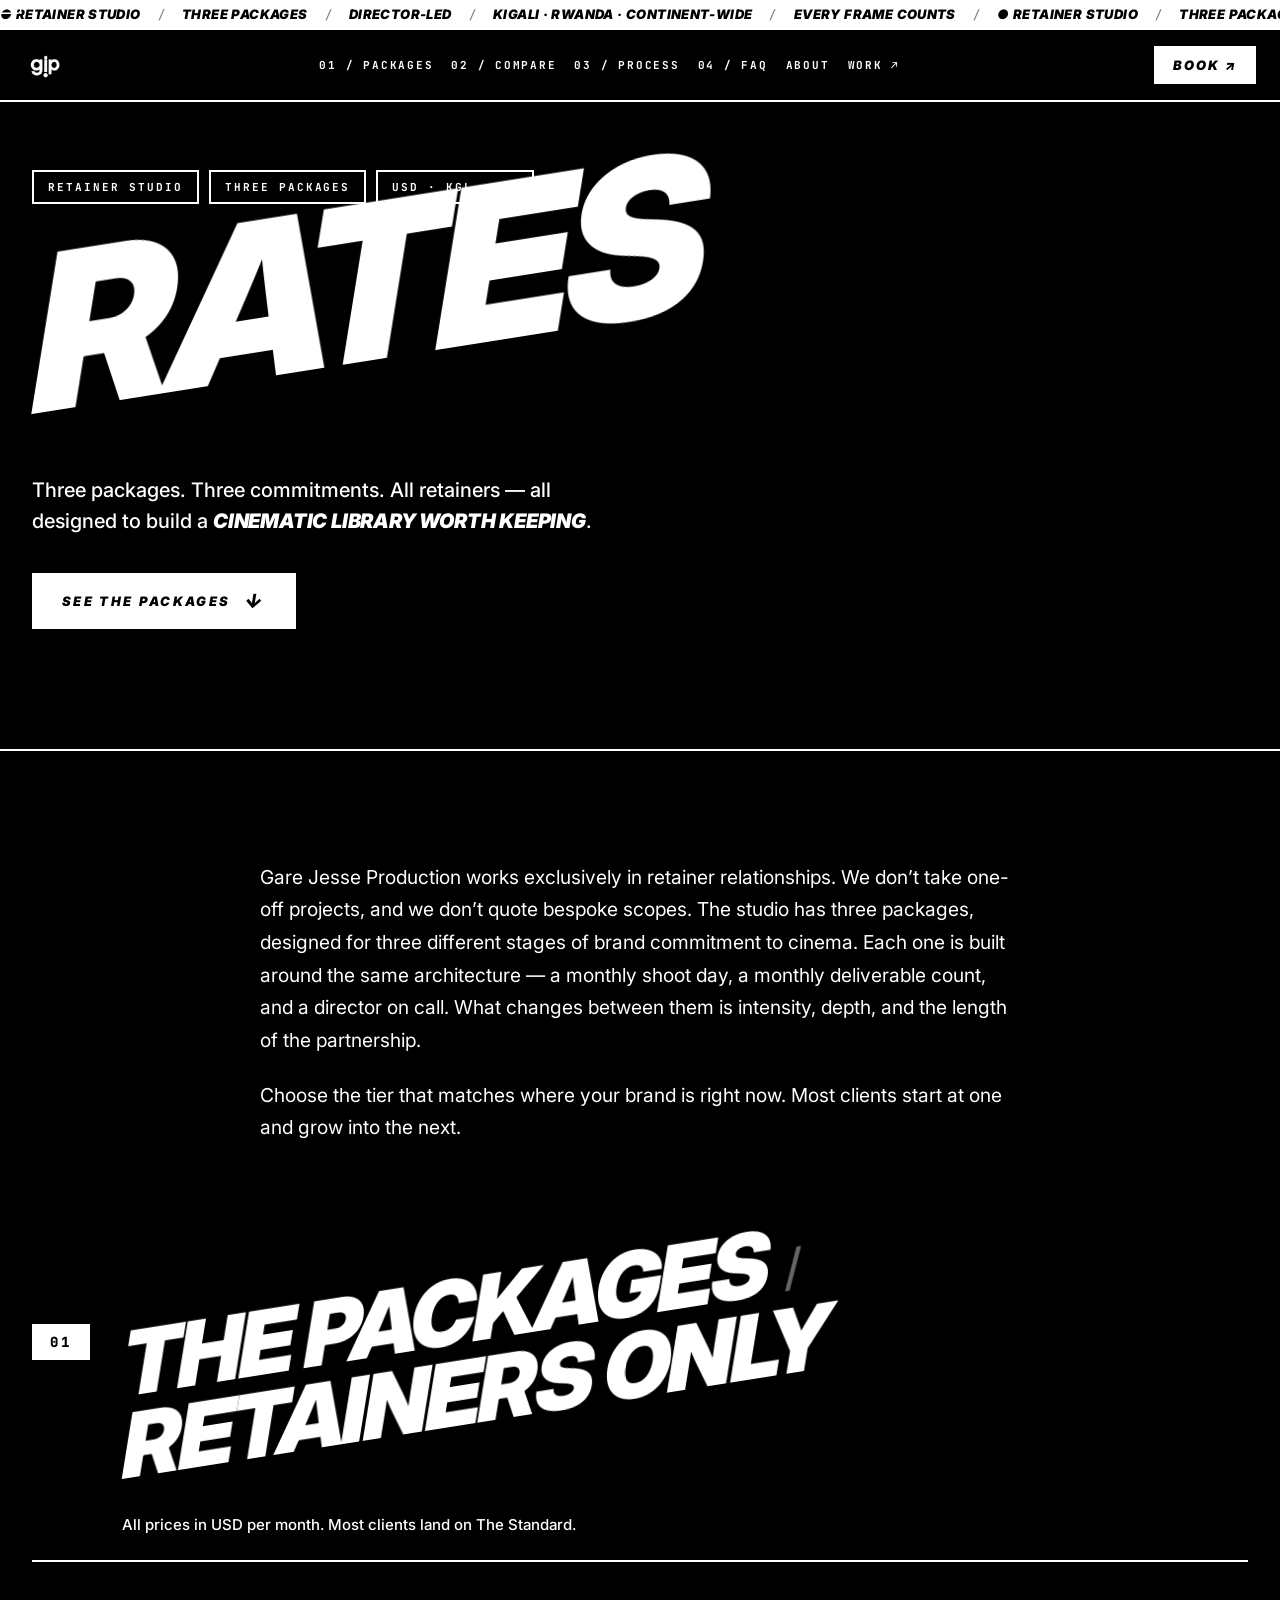
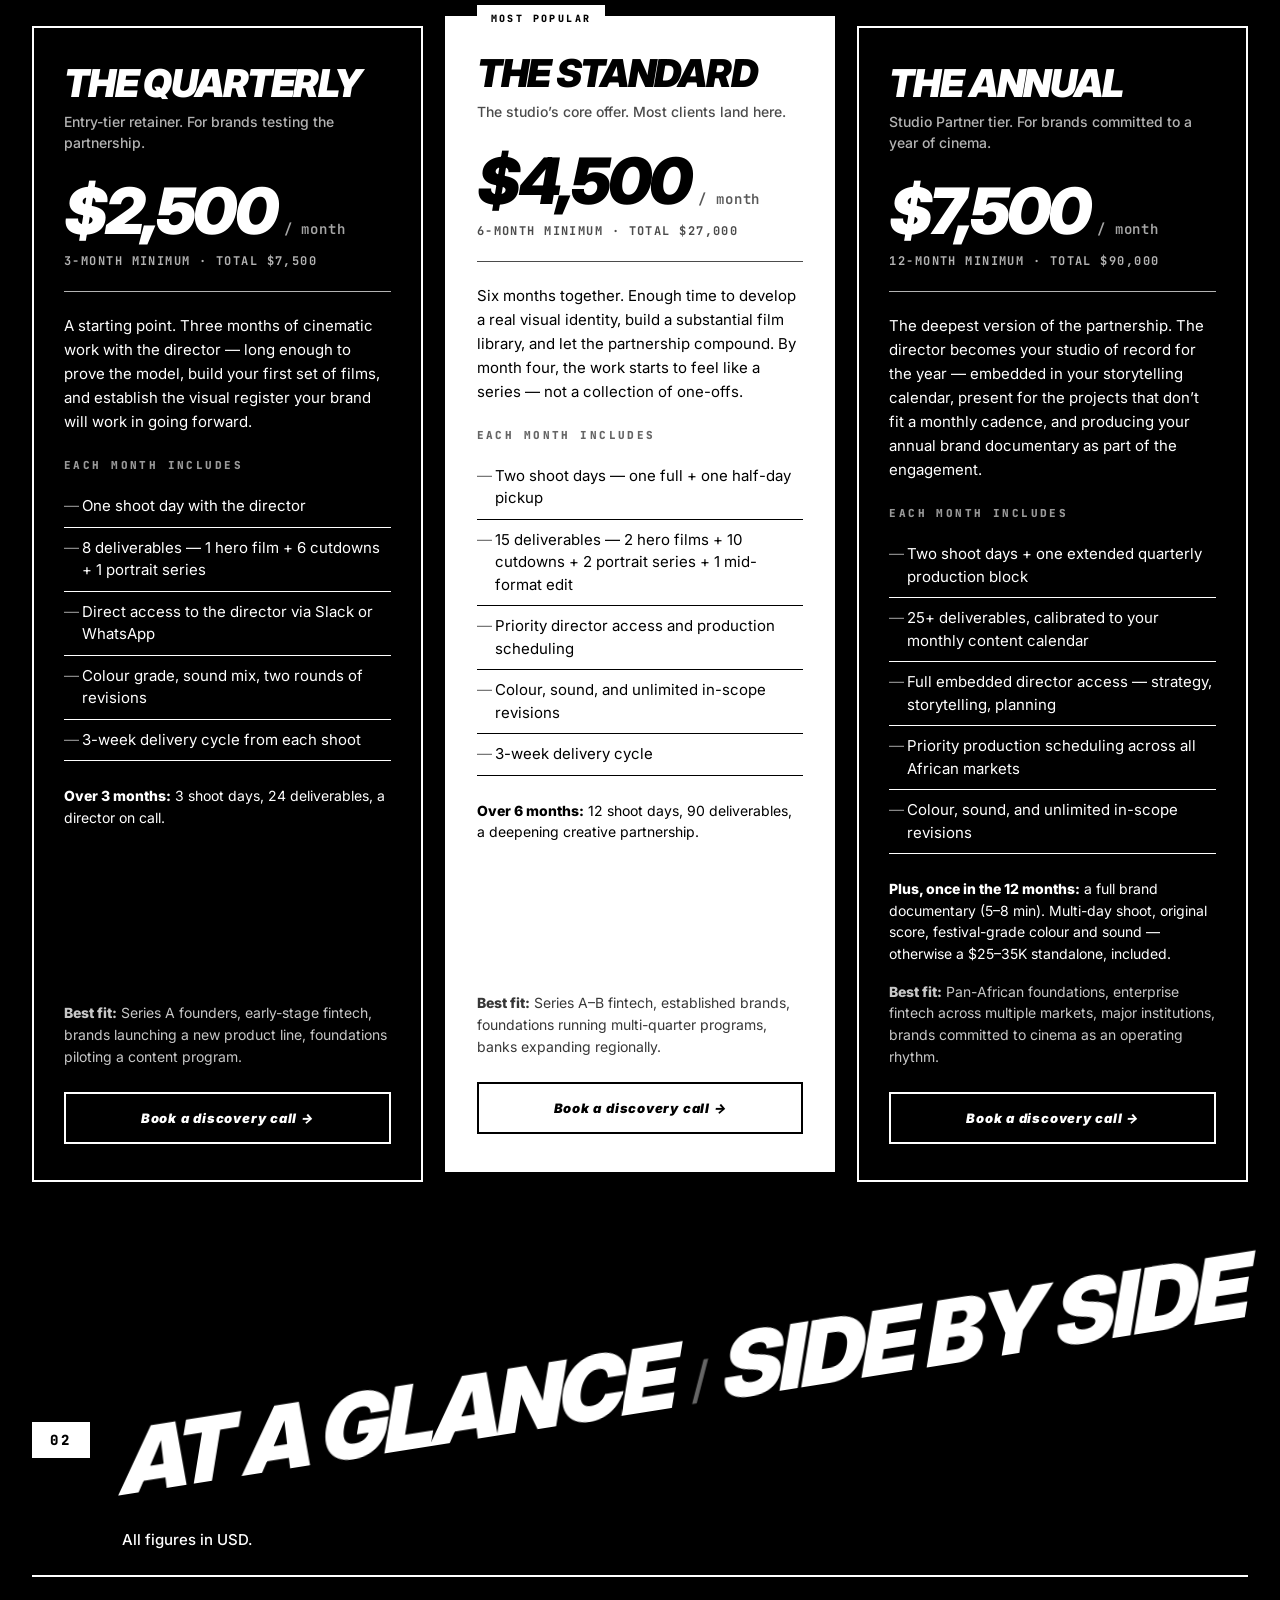
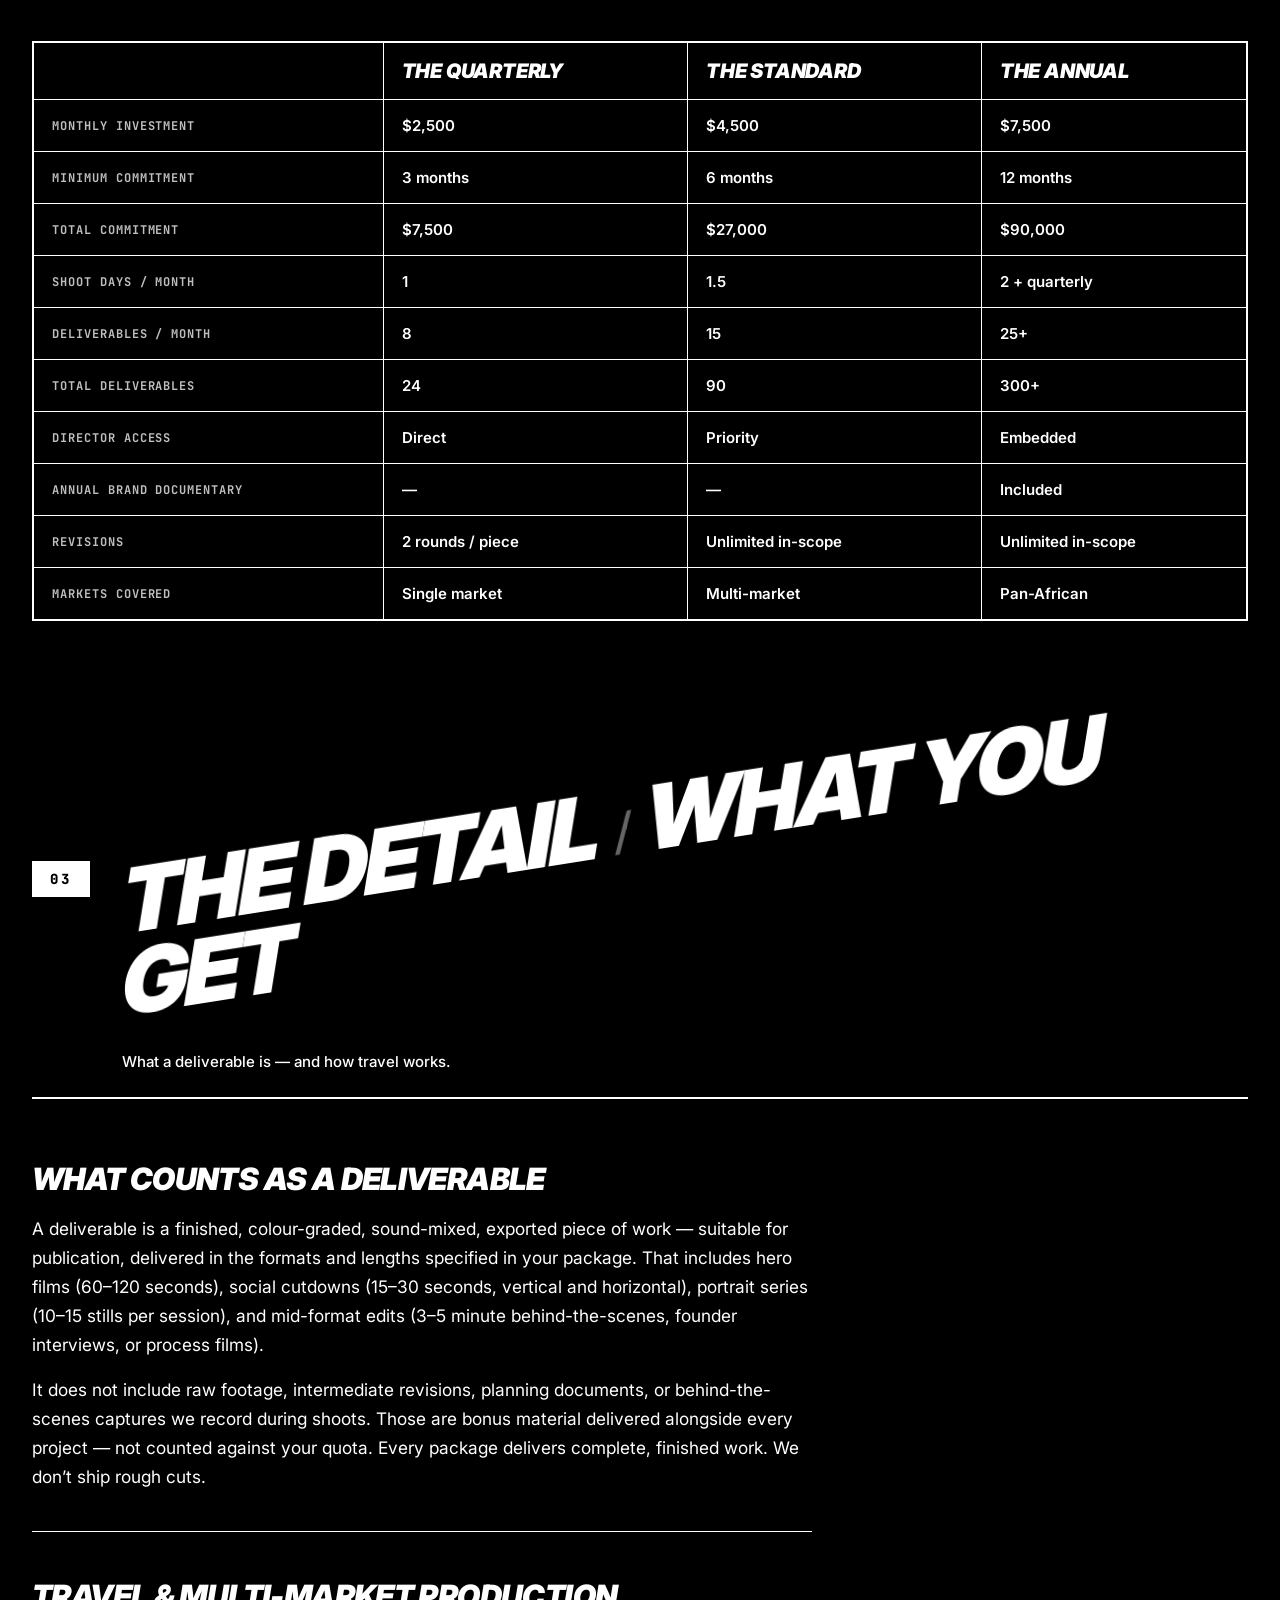
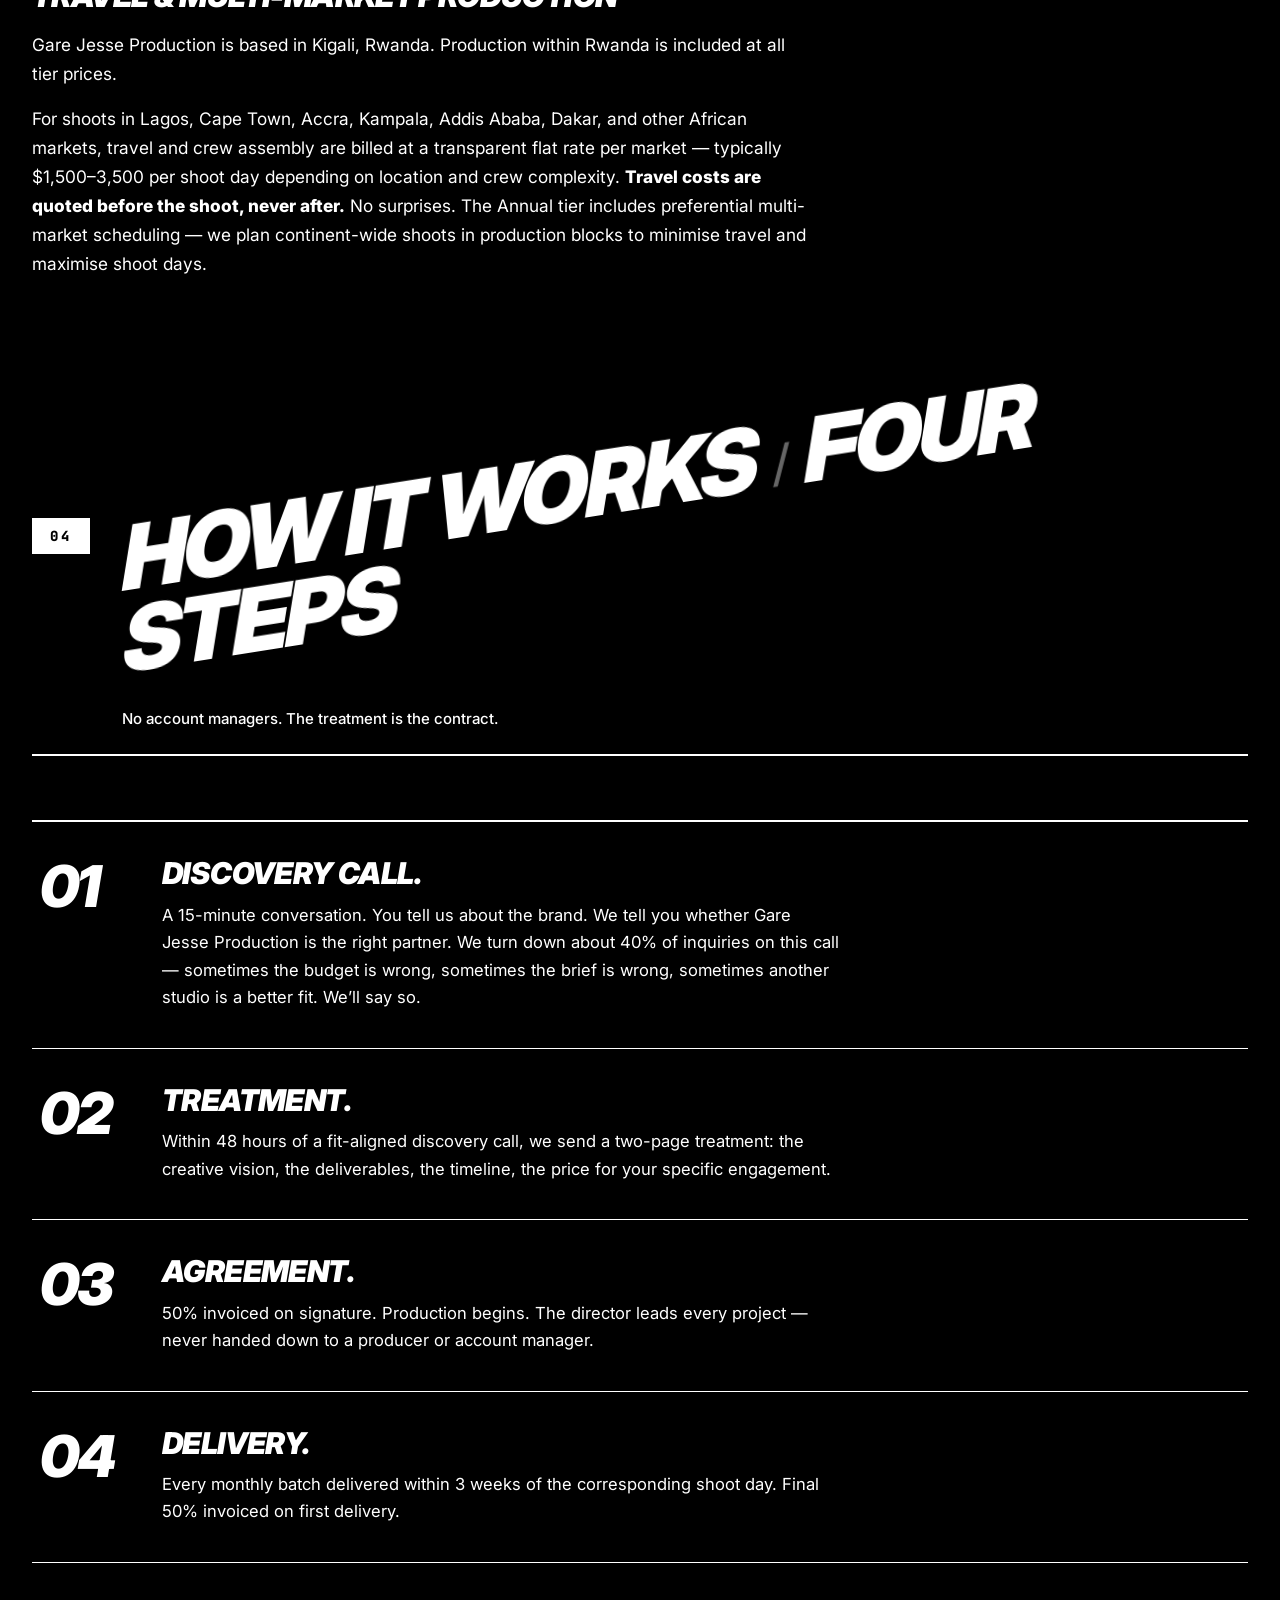
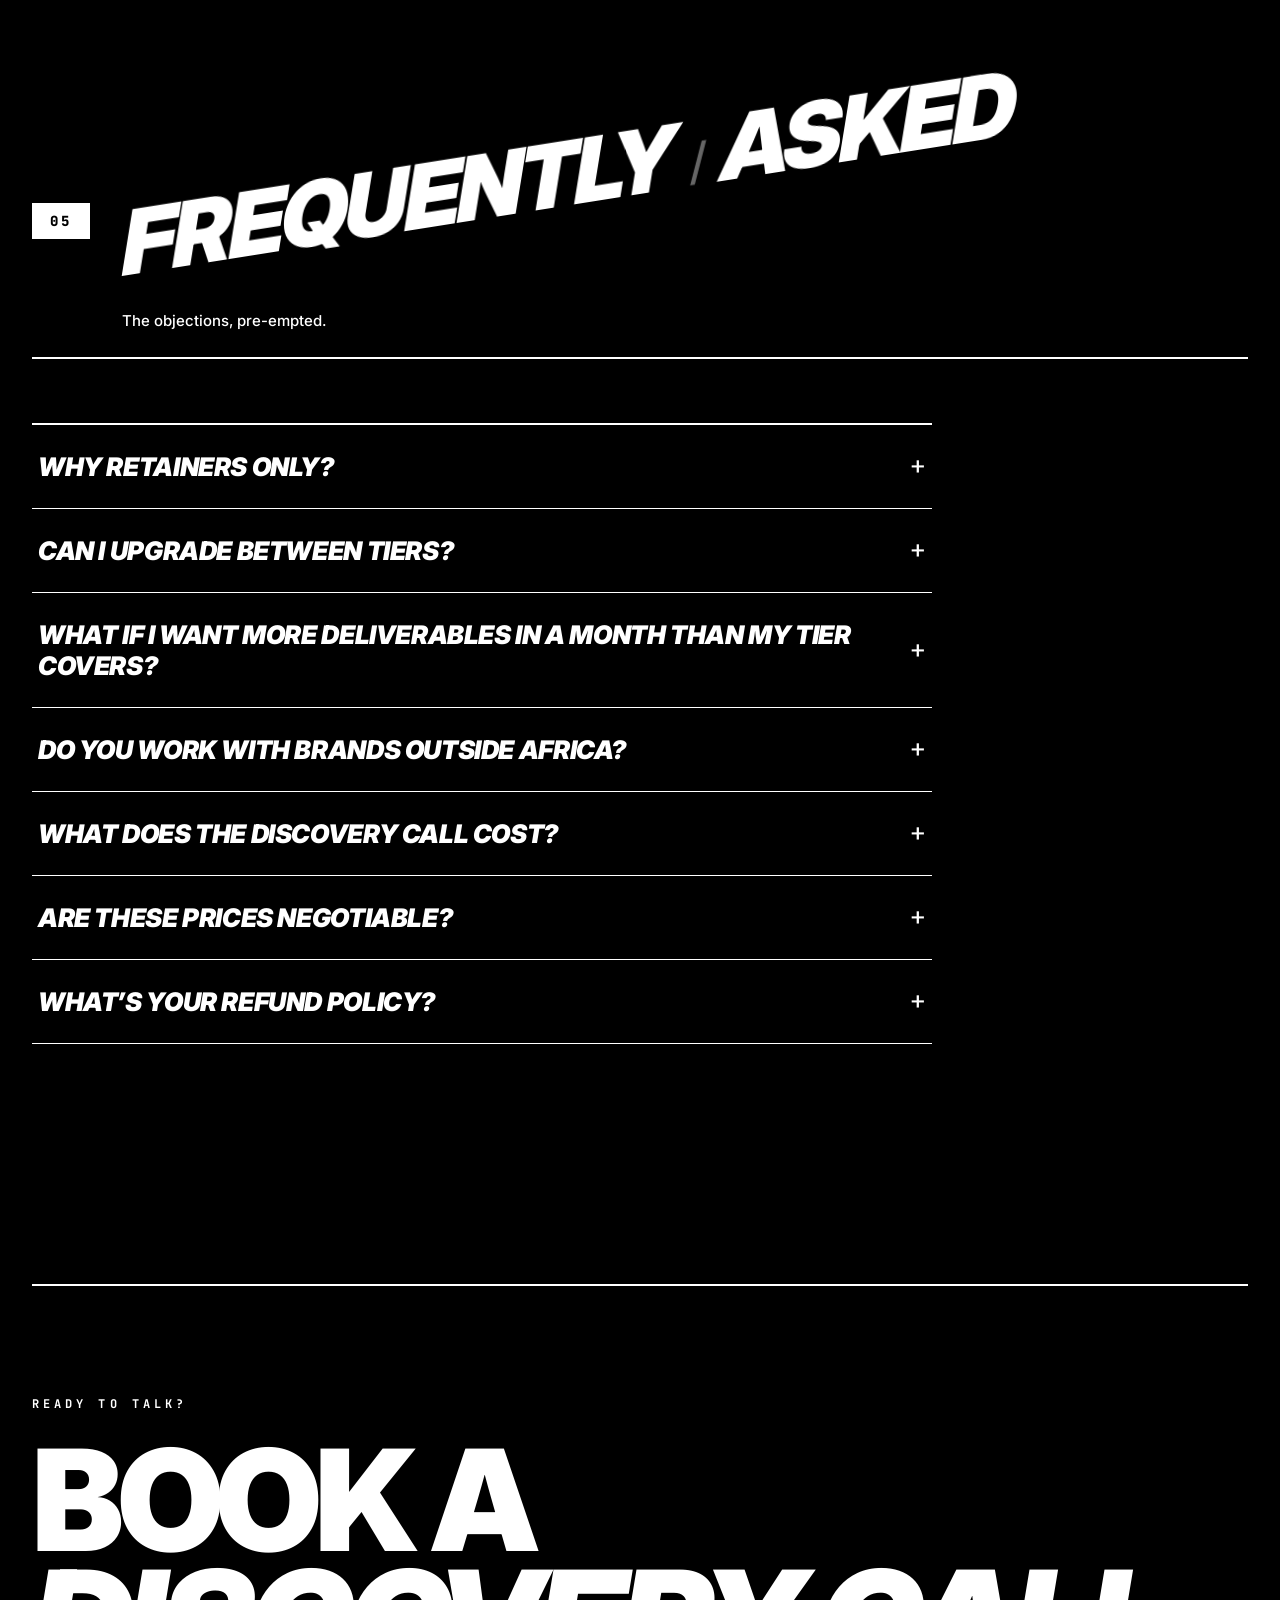
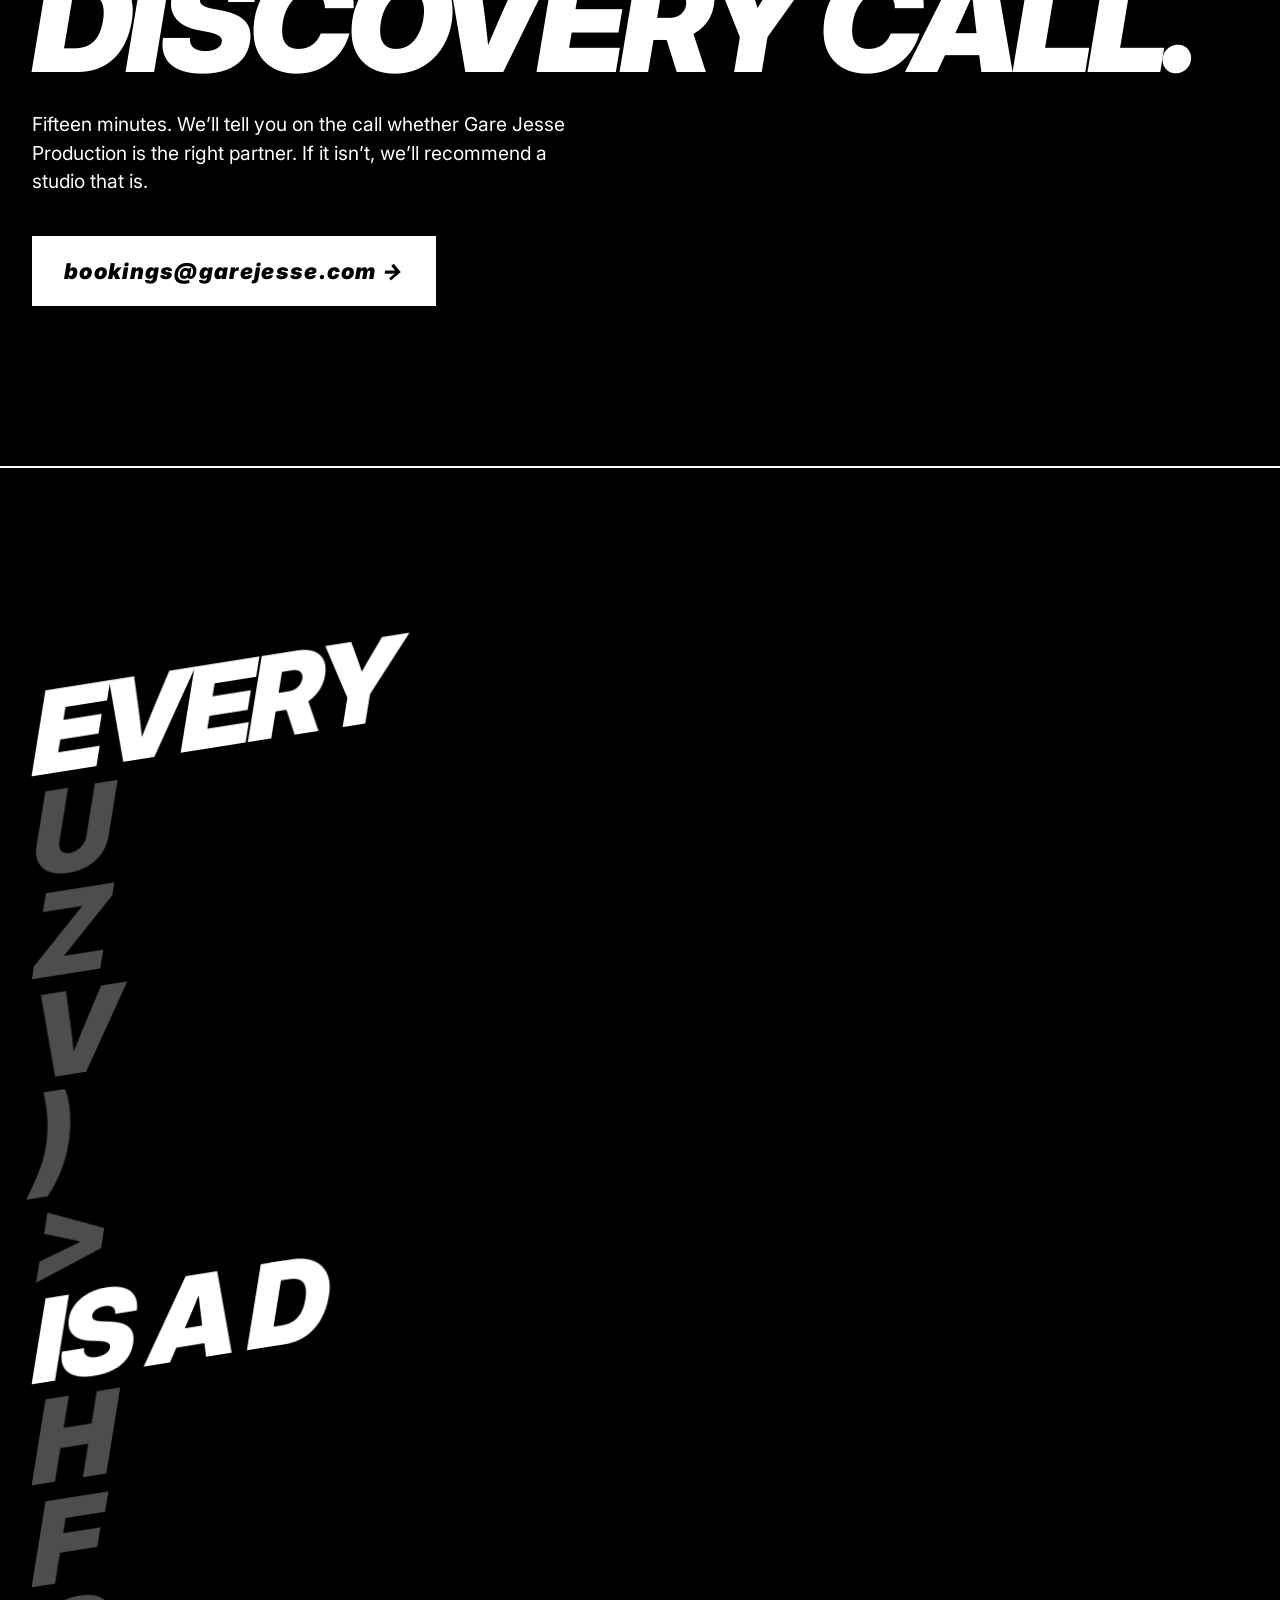
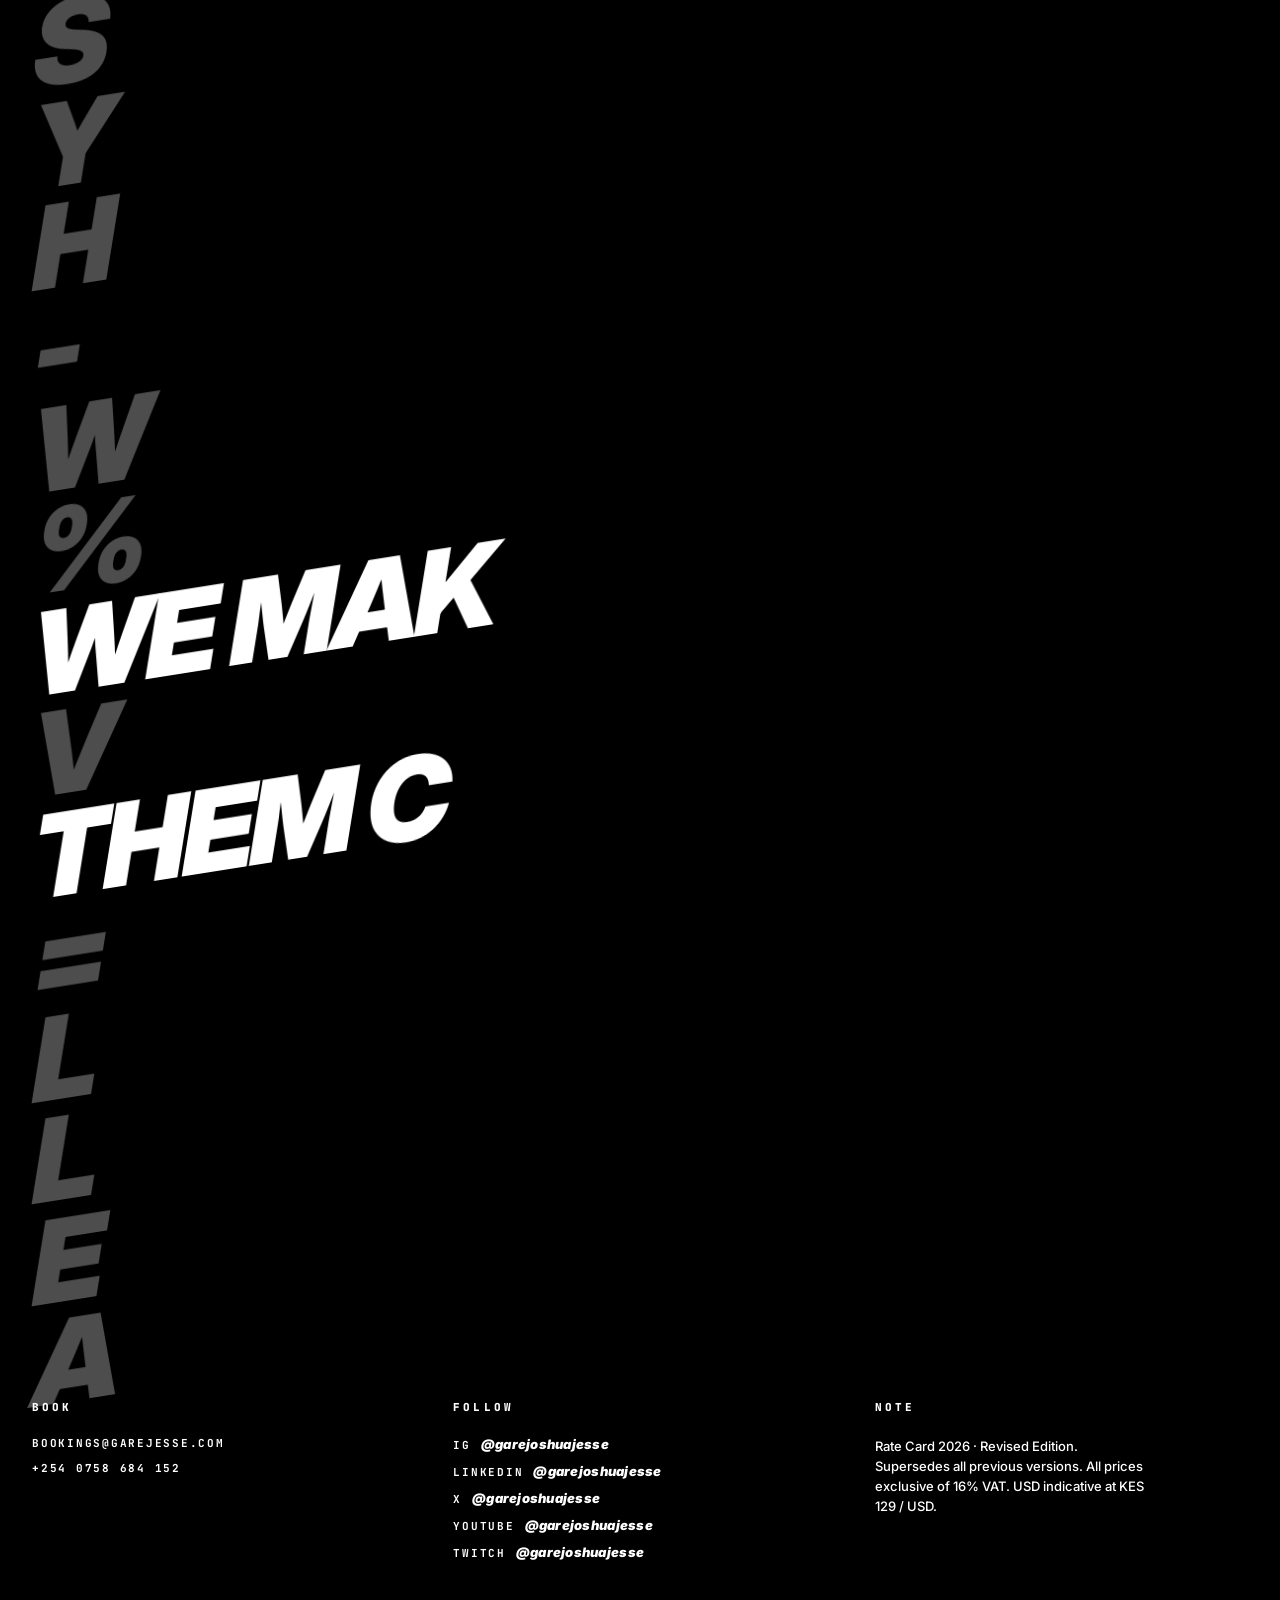
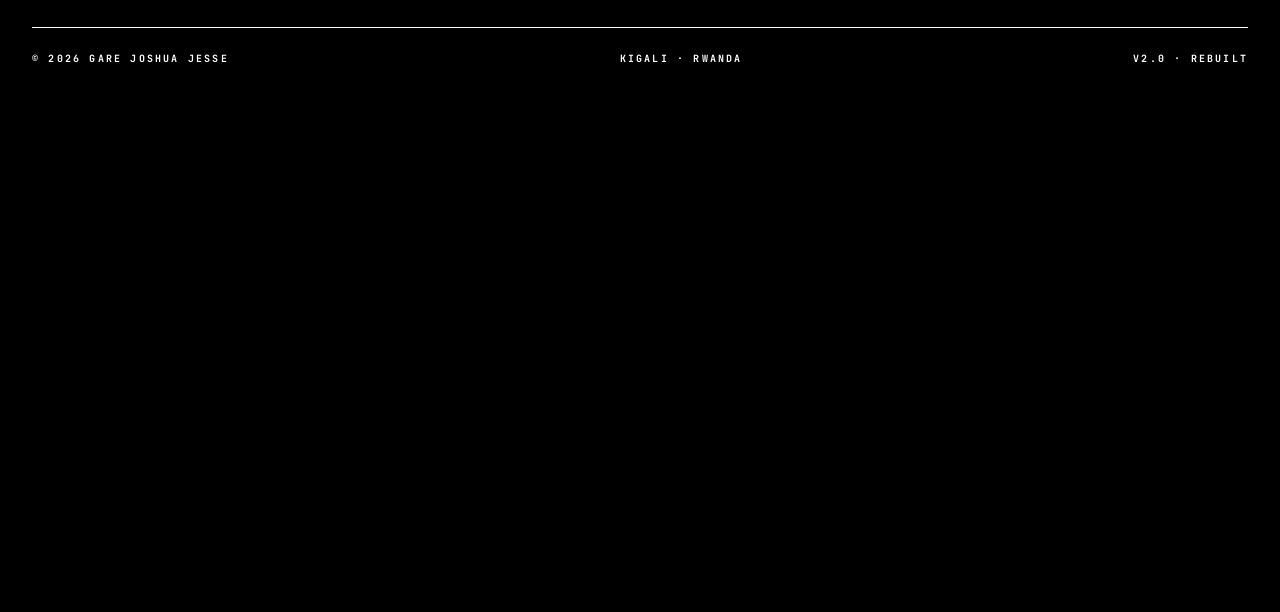
<file: rate-card.html>
<!DOCTYPE html>
<html lang="en">
<head>
<meta charset="UTF-8" />
<meta name="viewport" content="width=device-width, initial-scale=1.0" />
<title>Rate Card 2026 | Gare Jesse Production Pricing</title>
<meta name="description" content="View Gare Jesse Production pricing for cinematic brand films, founder films, documentaries and retainer production packages from Kigali, Rwanda." />
<link rel="canonical" href="https://garejesse.com/rate-card.html" />
<link rel="icon" type="image/png" href="logo.png" />
<link rel="apple-touch-icon" href="logo.png" />
<meta property="og:type" content="website" />
<meta property="og:site_name" content="Gare Jesse Production" />
<meta property="og:title" content="Rate Card 2026 | Gare Jesse Production Pricing" />
<meta property="og:description" content="Transparent retainer pricing for cinematic brand films, founder films and documentaries from a director-led Kigali film studio." />
<meta property="og:url" content="https://garejesse.com/rate-card.html" />
<meta property="og:image" content="https://garejesse.com/og.jpg" />
<meta property="og:image:alt" content="Gare Jesse Production rate card" />
<meta property="og:image:width" content="1200" />
<meta property="og:image:height" content="630" />
<meta name="twitter:card" content="summary_large_image" />
<meta name="twitter:title" content="Rate Card 2026 | Gare Jesse Production" />
<meta name="twitter:description" content="Transparent retainer pricing for cinematic brand films, founder films and documentaries from Kigali." />
<meta name="twitter:image" content="https://garejesse.com/og.jpg" />
<meta name="twitter:image:alt" content="Gare Jesse Production rate card" />
<meta name="theme-color" content="#000000" />
<link rel="preconnect" href="https://fonts.googleapis.com">
<link rel="preconnect" href="https://fonts.gstatic.com" crossorigin>
<link href="https://fonts.googleapis.com/css2?family=Inter:ital,wght@0,400;0,500;0,600;0,700;0,800;0,900;1,500;1,700;1,800;1,900&family=JetBrains+Mono:wght@400;500;600;700;800&display=swap" rel="stylesheet">
<script type="application/ld+json">
{
  "@context": "https://schema.org",
  "@type": "Service",
  "name": "Gare Jesse Production Retainer Packages",
  "url": "https://garejesse.com/rate-card.html",
  "provider": {
    "@type": "Organization",
    "name": "Gare Jesse Production",
    "url": "https://garejesse.com/"
  },
  "areaServed": "Africa",
  "serviceType": ["Brand film production", "Founder film production", "Documentary production", "Cinematography", "Photography", "Branded content"],
  "offers": [
    { "@type": "Offer", "name": "The Quarterly", "price": "2500", "priceCurrency": "USD", "url": "https://garejesse.com/rate-card.html#packages" },
    { "@type": "Offer", "name": "The Standard", "price": "4500", "priceCurrency": "USD", "url": "https://garejesse.com/rate-card.html#packages" },
    { "@type": "Offer", "name": "The Annual", "price": "7500", "priceCurrency": "USD", "url": "https://garejesse.com/rate-card.html#packages" }
  ]
}
</script>
<script type="application/ld+json">
{
  "@context": "https://schema.org",
  "@type": "FAQPage",
  "mainEntity": [
    { "@type": "Question", "name": "Why retainers only?", "acceptedAnswer": { "@type": "Answer", "text": "Gare Jesse Production works in retainers because cinematic production improves through an ongoing relationship with the brand, team and audience." } },
    { "@type": "Question", "name": "Can I upgrade between tiers?", "acceptedAnswer": { "@type": "Answer", "text": "Yes. Many clients start with The Quarterly and move to The Standard or The Annual at renewal." } },
    { "@type": "Question", "name": "Do you work with brands outside Africa?", "acceptedAnswer": { "@type": "Answer", "text": "Occasionally. The studio works with international brands when the project is rooted on the African continent." } }
  ]
}
</script>
<script type="application/ld+json">
{
  "@context": "https://schema.org",
  "@type": "BreadcrumbList",
  "itemListElement": [
    { "@type": "ListItem", "position": 1, "name": "Home", "item": "https://garejesse.com/" },
    { "@type": "ListItem", "position": 2, "name": "Rate Card", "item": "https://garejesse.com/rate-card.html" }
  ]
}
</script>
<link rel="stylesheet" href="rate-card.css" />
</head>
<body>

<!-- Camera cursor -->
<div class="cam-cursor" id="cursor" aria-hidden="true">
  <svg viewBox="0 0 48 36" fill="none" stroke="currentColor" stroke-width="1.5" stroke-linejoin="round">
    <path d="M6 10 L14 10 L17 5 L31 5 L34 10 L42 10 Q46 10 46 14 L46 28 Q46 32 42 32 L6 32 Q2 32 2 28 L2 14 Q2 10 6 10 Z"/>
    <circle cx="24" cy="21" r="8"/>
    <circle cx="24" cy="21" r="4.5"/>
    <circle cx="39" cy="14" r="1" fill="currentColor"/>
  </svg>
  <span class="cam-rec"></span>
</div>
<div class="cam-bracket" id="cursorRing" aria-hidden="true">
  <span></span><span></span><span></span><span></span>
</div>

<!-- Scroll progress -->
<div class="scroll-prog" id="scrollProg"></div>

<!-- Drop strip -->
<div class="strip">
  <div class="strip-track">
    <span>● RETAINER STUDIO</span><span class="sl">/</span>
    <span>THREE PACKAGES</span><span class="sl">/</span>
    <span>DIRECTOR-LED</span><span class="sl">/</span>
    <span>KIGALI · RWANDA · CONTINENT-WIDE</span><span class="sl">/</span>
    <span>EVERY FRAME COUNTS</span><span class="sl">/</span>
    <span>● RETAINER STUDIO</span><span class="sl">/</span>
    <span>THREE PACKAGES</span><span class="sl">/</span>
    <span>DIRECTOR-LED</span><span class="sl">/</span>
    <span>KIGALI · RWANDA · CONTINENT-WIDE</span><span class="sl">/</span>
    <span>EVERY FRAME COUNTS</span><span class="sl">/</span>
  </div>
</div>

<!-- Nav -->
<header class="nav">
  <a class="brand" href="/" data-hover aria-label="Gare Jesse Production">
    <img src="logo.png" alt="Gare Jesse Production" />
  </a>
  <nav class="nav-links" aria-label="Sections">
    <a href="#packages" data-hover>01 / PACKAGES</a>
    <a href="#compare" data-hover>02 / COMPARE</a>
    <a href="#process" data-hover>03 / PROCESS</a>
    <a href="#faq" data-hover>04 / FAQ</a>
    <a href="about.html" data-hover>ABOUT</a>
    <a href="https://work.garejesse.com" target="_blank" rel="noopener" data-hover>WORK ↗</a>
  </nav>
  <a class="nav-cta" href="mailto:bookings@garejesse.com?subject=Project%20enquiry%20%E2%80%94%20Gare%20Jesse%20Production" data-hover>BOOK ↗</a>
</header>

<!-- Hero -->
<section class="hero" id="top">
  <div class="hero-chips">
    <span class="chip">RETAINER STUDIO</span>
    <span class="chip">THREE PACKAGES</span>
    <span class="chip">USD &middot; KGL &middot; RW</span>
  </div>
  <h1 class="hero-title">
    <span class="t-line" data-skew><span class="kline" data-boot="RATES">RATES</span></span>
  </h1>
  <p class="hero-quote">Three packages. Three commitments. All retainers &mdash; all designed to build a <em>cinematic library worth keeping</em>.</p>
  <a href="#packages" class="hero-cta" data-hover>
    <span>SEE THE PACKAGES</span>
    <span class="cta-arrow">&darr;</span>
  </a>
</section>

<main>
<!-- Intro -->
<section class="section" id="intro">
  <p class="rc-intro">Gare Jesse Production works exclusively in retainer relationships. We don&rsquo;t take one-off projects, and we don&rsquo;t quote bespoke scopes. The studio has three packages, designed for three different stages of brand commitment to cinema. Each one is built around the same architecture &mdash; a monthly shoot day, a monthly deliverable count, and a director on call. What changes between them is intensity, depth, and the length of the partnership.</p>
  <p class="rc-intro">Choose the tier that matches where your brand is right now. Most clients start at one and grow into the next.</p>
</section>

<!-- 01 The packages -->
<section class="section" id="packages">
  <header class="section-head">
    <span class="section-num">01</span>
    <div class="section-title-wrap">
      <h2 class="section-title" data-skew><span data-kinetic>THE PACKAGES</span> <span class="slash">/</span> <em>RETAINERS ONLY</em></h2>
      <p class="section-lede">All prices in USD per month. Most clients land on The Standard.</p>
    </div>
  </header>
  <div class="pkgs">

    <article class="pkg" data-hover>
      <h3 class="pkg-name">The Quarterly</h3>
      <p class="pkg-tag">Entry-tier retainer. For brands testing the partnership.</p>
      <div class="pkg-price">$2,500<span>/ month</span></div>
      <p class="pkg-min">3-month minimum &middot; Total $7,500</p>
      <p class="pkg-blurb">A starting point. Three months of cinematic work with the director &mdash; long enough to prove the model, build your first set of films, and establish the visual register your brand will work in going forward.</p>
      <span class="pkg-h">Each month includes</span>
      <ul class="pkg-list">
        <li>One shoot day with the director</li>
        <li>8 deliverables &mdash; 1 hero film + 6 cutdowns + 1 portrait series</li>
        <li>Direct access to the director via Slack or WhatsApp</li>
        <li>Colour grade, sound mix, two rounds of revisions</li>
        <li>3-week delivery cycle from each shoot</li>
      </ul>
      <p class="pkg-over"><strong>Over 3 months:</strong> 3 shoot days, 24 deliverables, a director on call.</p>
      <p class="pkg-fit"><strong>Best fit:</strong> Series A founders, early-stage fintech, brands launching a new product line, foundations piloting a content program.</p>
      <a class="pkg-cta" href="mailto:bookings@garejesse.com?subject=Discovery%20call%20%E2%80%94%20The%20Quarterly" data-hover>Book a discovery call &rarr;</a>
    </article>

    <article class="pkg featured" data-hover>
      <span class="pkg-pop">Most popular</span>
      <h3 class="pkg-name">The Standard</h3>
      <p class="pkg-tag">The studio&rsquo;s core offer. Most clients land here.</p>
      <div class="pkg-price">$4,500<span>/ month</span></div>
      <p class="pkg-min">6-month minimum &middot; Total $27,000</p>
      <p class="pkg-blurb">Six months together. Enough time to develop a real visual identity, build a substantial film library, and let the partnership compound. By month four, the work starts to feel like a series &mdash; not a collection of one-offs.</p>
      <span class="pkg-h">Each month includes</span>
      <ul class="pkg-list">
        <li>Two shoot days &mdash; one full + one half-day pickup</li>
        <li>15 deliverables &mdash; 2 hero films + 10 cutdowns + 2 portrait series + 1 mid-format edit</li>
        <li>Priority director access and production scheduling</li>
        <li>Colour, sound, and unlimited in-scope revisions</li>
        <li>3-week delivery cycle</li>
      </ul>
      <p class="pkg-over"><strong>Over 6 months:</strong> 12 shoot days, 90 deliverables, a deepening creative partnership.</p>
      <p class="pkg-fit"><strong>Best fit:</strong> Series A&ndash;B fintech, established brands, foundations running multi-quarter programs, banks expanding regionally.</p>
      <a class="pkg-cta" href="mailto:bookings@garejesse.com?subject=Discovery%20call%20%E2%80%94%20The%20Standard" data-hover>Book a discovery call &rarr;</a>
    </article>

    <article class="pkg" data-hover>
      <h3 class="pkg-name">The Annual</h3>
      <p class="pkg-tag">Studio Partner tier. For brands committed to a year of cinema.</p>
      <div class="pkg-price">$7,500<span>/ month</span></div>
      <p class="pkg-min">12-month minimum &middot; Total $90,000</p>
      <p class="pkg-blurb">The deepest version of the partnership. The director becomes your studio of record for the year &mdash; embedded in your storytelling calendar, present for the projects that don&rsquo;t fit a monthly cadence, and producing your annual brand documentary as part of the engagement.</p>
      <span class="pkg-h">Each month includes</span>
      <ul class="pkg-list">
        <li>Two shoot days + one extended quarterly production block</li>
        <li>25+ deliverables, calibrated to your monthly content calendar</li>
        <li>Full embedded director access &mdash; strategy, storytelling, planning</li>
        <li>Priority production scheduling across all African markets</li>
        <li>Colour, sound, and unlimited in-scope revisions</li>
      </ul>
      <p class="pkg-over"><strong>Plus, once in the 12 months:</strong> a full brand documentary (5&ndash;8 min). Multi-day shoot, original score, festival-grade colour and sound &mdash; otherwise a $25&ndash;35K standalone, included.</p>
      <p class="pkg-fit"><strong>Best fit:</strong> Pan-African foundations, enterprise fintech across multiple markets, major institutions, brands committed to cinema as an operating rhythm.</p>
      <a class="pkg-cta" href="mailto:bookings@garejesse.com?subject=Discovery%20call%20%E2%80%94%20The%20Annual" data-hover>Book a discovery call &rarr;</a>
    </article>

  </div>
</section>

<!-- 02 At a glance -->
<section class="section" id="compare">
  <header class="section-head">
    <span class="section-num">02</span>
    <div class="section-title-wrap">
      <h2 class="section-title" data-skew><span data-kinetic>AT A GLANCE</span> <span class="slash">/</span> <em>SIDE BY SIDE</em></h2>
      <p class="section-lede">All figures in USD.</p>
    </div>
  </header>
  <div class="cmp-wrap">
    <table class="cmp">
      <thead><tr><th></th><th>The Quarterly</th><th>The Standard</th><th>The Annual</th></tr></thead>
      <tbody>
        <tr><td>Monthly investment</td><td data-h="The Quarterly">$2,500</td><td data-h="The Standard">$4,500</td><td data-h="The Annual">$7,500</td></tr>
        <tr><td>Minimum commitment</td><td data-h="The Quarterly">3 months</td><td data-h="The Standard">6 months</td><td data-h="The Annual">12 months</td></tr>
        <tr><td>Total commitment</td><td data-h="The Quarterly">$7,500</td><td data-h="The Standard">$27,000</td><td data-h="The Annual">$90,000</td></tr>
        <tr><td>Shoot days / month</td><td data-h="The Quarterly">1</td><td data-h="The Standard">1.5</td><td data-h="The Annual">2 + quarterly</td></tr>
        <tr><td>Deliverables / month</td><td data-h="The Quarterly">8</td><td data-h="The Standard">15</td><td data-h="The Annual">25+</td></tr>
        <tr><td>Total deliverables</td><td data-h="The Quarterly">24</td><td data-h="The Standard">90</td><td data-h="The Annual">300+</td></tr>
        <tr><td>Director access</td><td data-h="The Quarterly">Direct</td><td data-h="The Standard">Priority</td><td data-h="The Annual">Embedded</td></tr>
        <tr><td>Annual brand documentary</td><td data-h="The Quarterly">&mdash;</td><td data-h="The Standard">&mdash;</td><td data-h="The Annual">Included</td></tr>
        <tr><td>Revisions</td><td data-h="The Quarterly">2 rounds / piece</td><td data-h="The Standard">Unlimited in-scope</td><td data-h="The Annual">Unlimited in-scope</td></tr>
        <tr><td>Markets covered</td><td data-h="The Quarterly">Single market</td><td data-h="The Standard">Multi-market</td><td data-h="The Annual">Pan-African</td></tr>
      </tbody>
    </table>
  </div>
</section>

<!-- 03 Deliverable + Travel -->
<section class="section" id="details">
  <header class="section-head">
    <span class="section-num">03</span>
    <div class="section-title-wrap">
      <h2 class="section-title" data-skew><span data-kinetic>THE DETAIL</span> <span class="slash">/</span> <em>WHAT YOU GET</em></h2>
      <p class="section-lede">What a deliverable is &mdash; and how travel works.</p>
    </div>
  </header>
  <div class="note">
    <h3>What counts as a deliverable</h3>
    <p>A deliverable is a finished, colour-graded, sound-mixed, exported piece of work &mdash; suitable for publication, delivered in the formats and lengths specified in your package. That includes hero films (60&ndash;120 seconds), social cutdowns (15&ndash;30 seconds, vertical and horizontal), portrait series (10&ndash;15 stills per session), and mid-format edits (3&ndash;5 minute behind-the-scenes, founder interviews, or process films).</p>
    <p>It does not include raw footage, intermediate revisions, planning documents, or behind-the-scenes captures we record during shoots. Those are bonus material delivered alongside every project &mdash; not counted against your quota. Every package delivers complete, finished work. We don&rsquo;t ship rough cuts.</p>
  </div>
  <div class="note">
    <h3>Travel &amp; multi-market production</h3>
    <p>Gare Jesse Production is based in Kigali, Rwanda. Production within Rwanda is included at all tier prices.</p>
    <p>For shoots in Lagos, Cape Town, Accra, Kampala, Addis Ababa, Dakar, and other African markets, travel and crew assembly are billed at a transparent flat rate per market &mdash; typically $1,500&ndash;3,500 per shoot day depending on location and crew complexity. <strong>Travel costs are quoted before the shoot, never after.</strong> No surprises. The Annual tier includes preferential multi-market scheduling &mdash; we plan continent-wide shoots in production blocks to minimise travel and maximise shoot days.</p>
  </div>
</section>

<!-- 04 How it works -->
<section class="section" id="process">
  <header class="section-head">
    <span class="section-num">04</span>
    <div class="section-title-wrap">
      <h2 class="section-title" data-skew><span data-kinetic>HOW IT WORKS</span> <span class="slash">/</span> <em>FOUR STEPS</em></h2>
      <p class="section-lede">No account managers. The treatment is the contract.</p>
    </div>
  </header>
  <ol class="steps">
    <li><span class="step-n">01</span><div><h3>Discovery call.</h3><p>A 15-minute conversation. You tell us about the brand. We tell you whether Gare Jesse Production is the right partner. We turn down about 40% of inquiries on this call &mdash; sometimes the budget is wrong, sometimes the brief is wrong, sometimes another studio is a better fit. We&rsquo;ll say so.</p></div></li>
    <li><span class="step-n">02</span><div><h3>Treatment.</h3><p>Within 48 hours of a fit-aligned discovery call, we send a two-page treatment: the creative vision, the deliverables, the timeline, the price for your specific engagement.</p></div></li>
    <li><span class="step-n">03</span><div><h3>Agreement.</h3><p>50% invoiced on signature. Production begins. The director leads every project &mdash; never handed down to a producer or account manager.</p></div></li>
    <li><span class="step-n">04</span><div><h3>Delivery.</h3><p>Every monthly batch delivered within 3 weeks of the corresponding shoot day. Final 50% invoiced on first delivery.</p></div></li>
  </ol>
</section>

<!-- 05 FAQ -->
<section class="section" id="faq">
  <header class="section-head">
    <span class="section-num">05</span>
    <div class="section-title-wrap">
      <h2 class="section-title" data-skew><span data-kinetic>FREQUENTLY</span> <span class="slash">/</span> <em>ASKED</em></h2>
      <p class="section-lede">The objections, pre-empted.</p>
    </div>
  </header>
  <div class="faq">
    <details class="faq-i"><summary>Why retainers only?</summary><p>Because cinema is built through relationship, not transaction. The films we&rsquo;re proud of are made with brands we know &mdash; clients we&rsquo;ve spent enough time with to understand their voice, their team, their audience. One-off projects don&rsquo;t build that. Retainers do.</p></details>
    <details class="faq-i"><summary>Can I upgrade between tiers?</summary><p>Yes. Many Quarterly clients move to Standard at the 3-month renewal. Many Standard clients move to Annual at the 6-month renewal. You&rsquo;re never locked into a tier &mdash; only into the commitment length of your current package.</p></details>
    <details class="faq-i"><summary>What if I want more deliverables in a month than my tier covers?</summary><p>Simple: we add additional deliverables at a per-piece rate, or you upgrade tiers. We&rsquo;ll always recommend the more economical option for your needs.</p></details>
    <details class="faq-i"><summary>Do you work with brands outside Africa?</summary><p>Occasionally. The studio is built around African brands and stories, but we work with international brands when the project is rooted on the continent &mdash; African market-entry films, diaspora storytelling, foundations with African programs. We don&rsquo;t take work that asks us to shoot in places we don&rsquo;t know.</p></details>
    <details class="faq-i"><summary>What does the discovery call cost?</summary><p>Nothing. The first conversation is always free, and frequently ends with us saying Gare Jesse Production isn&rsquo;t the right fit and recommending another studio. We&rsquo;d rather be a no than a wrong yes.</p></details>
    <details class="faq-i"><summary>Are these prices negotiable?</summary><p>The package architecture isn&rsquo;t. The line items inside a treatment (travel, additional deliverables, language versions) are scoped to your project and discussed openly. We don&rsquo;t discount packages, and we don&rsquo;t enter competitive bidding processes &mdash; both undermine the work and the relationship.</p></details>
    <details class="faq-i"><summary>What&rsquo;s your refund policy?</summary><p>There isn&rsquo;t one. Retainer payments are non-refundable once a shoot day has been scheduled. We don&rsquo;t take payment before we know we can deliver, and we deliver everything we commit to.</p></details>
  </div>
</section>

<!-- Closing CTA -->
<section class="section" id="commission">
  <div class="commission">
    <p class="commission-k" data-kx-hover>READY TO TALK?</p>
    <h2 class="commission-h"><span data-boot="BOOK A">BOOK A</span> <span class="italic" data-boot="DISCOVERY CALL.">DISCOVERY CALL.</span></h2>
    <p class="commission-sub">Fifteen minutes. We&rsquo;ll tell you on the call whether Gare Jesse Production is the right partner. If it isn&rsquo;t, we&rsquo;ll recommend a studio that is.</p>
    <a class="commission-btn" href="mailto:bookings@garejesse.com?subject=Discovery%20call%20%E2%80%94%20Gare%20Jesse%20Production" data-hover>bookings@garejesse.com &rarr;</a>
  </div>
</section>
</main>

<!-- Footer -->
<footer class="footer">
  <h2 class="foot-title">
    <span data-kinetic data-skew>EVERY FRAME</span>
    <span class="italic" data-kinetic data-skew>IS A DECISION.</span>
    <span data-kinetic data-skew>WE MAKE</span>
    <span class="italic" data-kinetic data-skew>THEM COUNT.</span>
  </h2>
  <div class="foot-grid">
    <div class="foot-col">
      <span class="foot-label">BOOK</span>
      <a href="mailto:bookings@garejesse.com" data-hover>bookings@garejesse.com</a>
      <a href="tel:+2540758684152" data-hover>+254 0758 684 152</a>
    </div>
    <div class="foot-col">
      <span class="foot-label">FOLLOW</span>
      <a href="https://instagram.com/garejoshuajesse" target="_blank" rel="noopener" data-hover>IG <em>@garejoshuajesse</em></a>
      <a href="https://linkedin.com/in/garejoshuajesse" target="_blank" rel="noopener" data-hover>LINKEDIN <em>@garejoshuajesse</em></a>
      <a href="https://x.com/garejoshuajesse" target="_blank" rel="noopener" data-hover>X <em>@garejoshuajesse</em></a>
      <a href="https://youtube.com/@garejoshuajesse" target="_blank" rel="noopener" data-hover>YOUTUBE <em>@garejoshuajesse</em></a>
      <a href="https://twitch.tv/garejoshuajesse" target="_blank" rel="noopener" data-hover>TWITCH <em>@garejoshuajesse</em></a>
    </div>
    <div class="foot-col">
      <span class="foot-label">NOTE</span>
      <p>Rate Card 2026 · Revised Edition. Supersedes all previous versions. All prices exclusive of 16% VAT. USD indicative at KES 129 / USD.</p>
    </div>
  </div>
  <div class="foot-bottom">
    <span>© 2026 GARE JOSHUA JESSE</span>
    <span>KIGALI · RWANDA</span>
    <span>v2.0 · REBUILT</span>
  </div>
</footer>

<script src="rate-card.js"></script>
<script src="kinetic.js"></script>
<script src="cursor.js"></script>
</body>
</html>
</file>
<file: landing.css>
*,*::before,*::after{box-sizing:border-box;margin:0;padding:0}

:root{
  --bg:#000000;
  --ink:#ffffff;
  --ease:cubic-bezier(.2,.8,.2,1);
}

/* Brand splash */
.splash{
  position:fixed;
  inset:0;
  z-index:120;
  background:#000;
  display:flex;
  flex-direction:column;
  align-items:center;
  justify-content:center;
  gap:28px;
  cursor:none;
  transition:opacity .5s var(--ease),visibility .5s;
}
.splash.gone{opacity:0;visibility:hidden;pointer-events:none}
.splash-mark{
  width:min(46vw,420px);
  height:auto;
  opacity:0;
  transform:scale(.94);
  animation:splashIn 1s var(--ease) forwards .15s;
}
.splash-skip{
  font-family:"JetBrains Mono",monospace;
  font-size:11px;
  letter-spacing:.34em;
  color:rgba(255,255,255,.5);
  text-transform:uppercase;
  opacity:0;
  animation:splashIn 1s var(--ease) forwards .9s;
}
@keyframes splashIn{to{opacity:1;transform:scale(1)}}
@media (max-width:640px){.splash-mark{width:72vw}}

html,body{
  background:var(--bg);
  color:var(--ink);
  font-family:"Inter",system-ui,sans-serif;
  font-weight:900;
  font-style:italic;
  -webkit-font-smoothing:antialiased;
  text-transform:uppercase;
  letter-spacing:-.02em;
  overflow-x:hidden;
  height:100%;
  transition:background .35s var(--ease),color .35s var(--ease);
}
body.invert{background:var(--ink);color:var(--bg)}
body.invert .logo-img{filter:invert(1)}

body{
  min-height:100vh;
  display:flex;
  flex-direction:column;
  cursor:none;
}
a,button{cursor:none}

/* Camera cursor — wrapper follows mouse instantly, only inner SVG scales */
.cam-cursor{position:fixed;top:0;left:0;width:44px;height:33px;pointer-events:none;z-index:9999;color:var(--ink);transform:translate(-50%,-50%);transition:opacity .2s,color .2s;will-change:transform}
.cam-cursor svg{width:100%;height:100%;display:block;transform:scale(1);transition:transform .25s var(--ease)}
.cam-cursor.hover svg{transform:scale(1.25)}
.cam-cursor svg circle:nth-of-type(2){transition:stroke-width .3s var(--ease)}
.cam-cursor.hover svg circle:nth-of-type(2){stroke-width:2.4}
.cam-rec{position:absolute;top:-4px;right:-4px;width:8px;height:8px;border-radius:50%;background:var(--ink);opacity:0;transition:opacity .25s}
.cam-cursor.hover .cam-rec{opacity:1;animation:recBlink 1s ease-in-out infinite}
@keyframes recBlink{0%,100%{opacity:1}50%{opacity:.25}}
.cam-cursor.click{animation:shutter .18s ease-out}
@keyframes shutter{0%{opacity:.3}100%{opacity:1}}
body.invert .cam-cursor{color:var(--bg)}
body.invert .cam-rec{background:var(--bg)}

.cam-bracket{position:fixed;top:0;left:0;width:80px;height:60px;pointer-events:none;z-index:9998;transform:translate(-50%,-50%);opacity:0;transition:opacity .35s var(--ease),width .35s var(--ease),height .35s var(--ease)}
.cam-bracket.hover{opacity:1;width:130px;height:96px}
.cam-bracket .br{position:absolute;width:14px;height:14px;border:1.5px solid var(--ink)}
.cam-bracket .tl{top:0;left:0;border-right:none;border-bottom:none}
.cam-bracket .tr{top:0;right:0;border-left:none;border-bottom:none}
.cam-bracket .bl{bottom:0;left:0;border-right:none;border-top:none}
.cam-bracket .br2{bottom:0;right:0;border-left:none;border-top:none}
body.invert .cam-bracket .br{border-color:var(--bg)}

@media (max-width:768px){.cam-cursor,.cam-bracket{display:none}body{cursor:auto}a,button{cursor:pointer}}

a{color:inherit;text-decoration:none}
em{font-style:italic;font-weight:900}
i{font-style:normal}

/* ===== Wipe overlay (invert transition) ===== */
.wipe{
  position:fixed; inset:0;
  background:var(--ink);
  z-index:80;
  pointer-events:none;
  transform:scaleX(0);
  transform-origin:left;
}
.wipe.fire{animation:wipeAcross .55s var(--ease) forwards}
@keyframes wipeAcross{
  0%{transform:scaleX(0);transform-origin:left}
  50%{transform:scaleX(1);transform-origin:left}
  50.001%{transform-origin:right}
  100%{transform:scaleX(0);transform-origin:right}
}
body.invert .wipe{background:var(--bg)}

/* ===== Top bar ===== */
.top{
  display:flex;
  justify-content:space-between;
  align-items:center;
  padding:20px 32px;
  font-family:"JetBrains Mono",monospace;
  font-style:normal;
  font-weight:500;
  font-size:12px;
  letter-spacing:.2em;
  position:relative;
  z-index:5;
  gap:14px;
}
.top-links{
  display:flex;
  align-items:center;
  gap:10px;
}
/* Shared pill base — applies to BOTH WORK and RATE CARD */
.top-links .link{
  display:inline-flex;
  align-items:center;
  justify-content:center;
  height:38px;
  padding:0 16px;
  background:var(--ink);
  color:var(--bg);
  border:1.5px solid var(--ink);
  font-family:"Inter",sans-serif;
  font-style:italic;
  font-weight:900;
  font-size:13px;
  line-height:1;
  letter-spacing:.18em;
  text-transform:uppercase;
  transition:background .25s,color .25s,transform .35s var(--ease);
  box-sizing:border-box;
}
.top-links .link:not(.hold-link):hover{
  background:var(--bg);
  color:var(--ink);
  transform:translateX(-3px);
}
body.invert .top-links .link{
  background:var(--bg);
  color:var(--ink);
  border-color:var(--bg);
}
body.invert .top-links .link:not(.hold-link):hover{
  background:var(--ink);
  color:var(--bg);
}
.mark{
  display:inline-flex;
  align-items:center;
  gap:12px;
  transition:transform .35s var(--ease);
}
.mark:hover{transform:translateX(4px)}
.logo-img{
  width:42px;
  height:42px;
  border-radius:8px;
  display:block;
  transition:filter .35s var(--ease),transform .4s var(--ease);
}
.mark:hover .logo-img{transform:rotate(-8deg) scale(1.08)}
.mark span{
  font-family:"Inter",sans-serif;
  font-weight:900;
  font-style:italic;
  font-size:14px;
  letter-spacing:.18em;
  text-transform:uppercase;
}

/* Hold-to-enter link */
/* hold-link only adds the hold-fill behaviour on top of the shared pill */
.hold-link{position:relative;overflow:hidden;isolation:isolate}
.hold-link:hover{transform:translateX(-4px)}
.link-fill{
  position:absolute;
  inset:0;
  background:var(--bg);
  transform:scaleX(0);
  transform-origin:left;
  transition:transform .8s linear;
  z-index:-1;
}
body.invert .link-fill{background:var(--ink)}
.hold-link.holding .link-fill{
  transform:scaleX(1);
  transition-duration:.85s;
}
.link-text{display:inline-flex;align-items:center;position:relative;height:1em;line-height:1;overflow:hidden;min-width:9em}
.lt-default,.lt-holding{display:flex;align-items:center;position:absolute;inset:0;transition:transform .35s var(--ease);white-space:nowrap;justify-content:center}
.lt-default{transform:translateY(0)}
.lt-holding{transform:translateY(110%)}
.hold-link.holding .lt-default{transform:translateY(-110%)}
.hold-link.holding .lt-holding{transform:translateY(0)}
.hold-link.holding{color:var(--ink)}
body.invert .hold-link.holding{color:var(--bg)}
.hold-link:hover{border-color:currentColor}

/* ===== Big hero text ===== */
.page{
  flex:1;
  display:flex;
  flex-direction:column;
  align-items:flex-start;
  justify-content:center;
  padding:0 32px;
  position:relative;
  z-index:2;
}
.big{
  display:flex;
  flex-direction:column;
  font-size:clamp(80px,18vw,260px);
  line-height:.85;
  letter-spacing:-.045em;
  font-weight:900;
  user-select:none;
}
.big .row{
  display:block;
  white-space:nowrap;
  position:relative;
  transform-origin:left center;
  will-change:transform;
  transition:transform .12s linear;
}
.big .row:nth-child(3){font-size:.5em; font-weight:900; letter-spacing:-.02em; margin-top:.15em}
.big .row.italic{font-style:italic}
.big .kline{display:inline-block;min-height:.85em}
.big i{font-style:normal;display:inline-block;margin-left:-.05em}

/* Scramble glyph — slightly hollowed so the decode reads as noise */
.kx{display:inline-block;opacity:.32;transform:translateY(0)}
.row.italic .kx,.kline .kx{font-style:inherit}

@keyframes up{to{opacity:1;transform:translateY(0)}}

/* Letter rise-in (data-rise) */
.krise{display:inline-block;opacity:0;transform:translateY(115%);animation:krise .7s var(--ease) forwards}
@keyframes krise{to{opacity:1;transform:translateY(0)}}

/* Kinetic word marquee */
.kmarq{
  position:absolute;
  left:0;right:0;bottom:8%;
  overflow:hidden;
  pointer-events:none;
  border-top:1.5px solid currentColor;
  border-bottom:1.5px solid currentColor;
  padding:8px 0;
  opacity:.5;
}
.kmarq-track{
  display:flex;
  white-space:nowrap;
  gap:22px;
  align-items:center;
  font-family:"JetBrains Mono",monospace;
  font-style:normal;
  font-weight:700;
  font-size:12px;
  letter-spacing:.32em;
  text-transform:uppercase;
  animation:kmarq 22s linear infinite;
  will-change:transform;
}
.kmarq-track b{opacity:.4}
@keyframes kmarq{from{transform:translateX(0)}to{transform:translateX(-50%)}}

/* Hint line */
.hint{
  margin-top:24px;
  font-family:"JetBrains Mono",monospace;
  font-style:normal;
  font-weight:500;
  font-size:11px;
  letter-spacing:.2em;
  text-transform:uppercase;
  opacity:0;
  animation:up 1s var(--ease) forwards 1.4s;
}
.hint em{font-family:"Inter",sans-serif;font-style:italic;font-weight:900;letter-spacing:0;text-transform:uppercase}
.hint .hint-l{cursor:none}

/* ===== Cinematic hero (no nav) ===== */
.cine{
  position:relative;
  min-height:100vh;
  display:flex;
  flex-direction:column;
  align-items:center;
  justify-content:center;
  overflow:hidden;
  padding:40px 24px 0;
}
/* Letterbox bars — cinematic frame */
.lb{
  position:fixed;
  left:0;right:0;
  height:clamp(28px,5vh,64px);
  background:#000;
  z-index:30;
  pointer-events:none;
  transform:scaleY(0);
}
.lb-top{top:0;transform-origin:top;animation:lbIn 1s var(--ease) forwards .15s}
.lb-bottom{bottom:0;transform-origin:bottom;animation:lbIn 1s var(--ease) forwards .15s}
.lb::after{content:"";position:absolute;left:0;right:0;height:1px;background:rgba(255,255,255,.14)}
.lb-top::after{bottom:0}
.lb-bottom::after{top:0}
@keyframes lbIn{to{transform:scaleY(1)}}

/* Soft center glow so the logo reads "lit" */
.cine-glow{
  position:absolute;
  inset:0;
  pointer-events:none;
  background:radial-gradient(ellipse 60% 50% at 50% 44%, rgba(255,255,255,.07), rgba(255,255,255,0) 70%);
  z-index:0;
}

.cine-center{
  position:relative;
  z-index:2;
  flex:1;
  display:flex;
  flex-direction:column;
  align-items:center;
  justify-content:center;
  gap:30px;
  text-align:center;
}
.cine-logo{
  width:min(58vw,560px);
  height:auto;
  display:block;
  border-radius:18px;
  opacity:0;
  transform:scale(1.07);
  filter:blur(6px);
  animation:cineIn 1.7s var(--ease) forwards .5s;
}
@keyframes cineIn{
  60%{filter:blur(0)}
  to{opacity:1;transform:scale(1);filter:blur(0)}
}
.cine-tag{
  font-family:"JetBrains Mono",monospace;
  font-weight:700;
  font-size:clamp(11px,1.3vw,15px);
  letter-spacing:.42em;
  text-transform:uppercase;
  opacity:0;
  animation:up 1.1s var(--ease) forwards 1.7s;
  visibility:hidden;
}
.cine-tag[data-boot]{visibility:visible}

/* Clients ride the bottom of the hero like film credits */
.cine-clients{
  position:relative;
  z-index:2;
  width:100%;
  padding:26px 0 calc(clamp(28px,5vh,64px) + 30px);
  display:flex;
  flex-direction:column;
  gap:18px;
  align-items:center;
  opacity:0;
  animation:up 1.2s var(--ease) forwards 2.1s;
}
.cine-clients .clients-label{text-align:center}
.cine-clients:hover .clients-track{animation-play-state:paused}
@media (max-width:640px){
  .cine{padding:20px 16px 0}
  .cine-logo{width:78vw}
  .cine-tag{letter-spacing:.3em}
  .cine-clients{padding-bottom:calc(clamp(28px,5vh,64px) + 20px)}
}

/* ===== Selected clients ===== */
.clients{
  position:relative;
  z-index:5;
  border-top:2px solid var(--ink);
  padding:56px 0 60px;
  overflow:hidden;
}
.clients-head{
  display:flex;
  align-items:baseline;
  gap:18px;
  flex-wrap:wrap;
  padding:0 48px;
  margin-bottom:36px;
}
.clients-label{
  font-family:"JetBrains Mono",monospace;
  font-weight:700;
  font-size:12px;
  letter-spacing:.32em;
  text-transform:uppercase;
}
.clients-sub{
  font-family:"Inter",sans-serif;
  font-style:italic;
  font-weight:500;
  font-size:14px;
  letter-spacing:0;
  opacity:.55;
  text-transform:none;
}
.clients-marq{overflow:hidden;width:100%;-webkit-mask-image:linear-gradient(90deg,transparent,#000 8%,#000 92%,transparent);mask-image:linear-gradient(90deg,transparent,#000 8%,#000 92%,transparent)}
.clients-track{
  display:flex;
  align-items:center;
  white-space:nowrap;
  gap:30px;
  width:max-content;
  animation:clientsRun 38s linear infinite;
  will-change:transform;
}
.clients:hover .clients-track{animation-play-state:paused}
.clients-track a{
  font-family:"Inter",sans-serif;
  font-style:italic;
  font-weight:900;
  font-size:clamp(36px,5.5vw,76px);
  letter-spacing:-.035em;
  text-transform:uppercase;
  color:var(--ink);
  opacity:.45;
  transition:opacity .3s var(--ease),transform .3s var(--ease);
}
.clients-track a:hover{opacity:1;transform:translateY(-4px)}
.clients-track b{font-style:normal;font-weight:400;font-size:clamp(20px,3vw,42px);opacity:.3}
@keyframes clientsRun{from{transform:translateX(0)}to{transform:translateX(-50%)}}
@media (max-width:640px){
  .clients{padding:40px 0 44px}
  .clients-head{padding:0 20px;margin-bottom:24px;gap:10px}
  .clients-sub{font-size:12px}
}

/* ===== Site footer ===== */
.site-foot{
  position:relative;
  z-index:5;
  border-top:2px solid var(--ink);
  padding:90px 48px 40px;
  display:flex;
  flex-direction:column;
  gap:72px;
}
.foot-brand{
  display:grid;
  grid-template-columns:minmax(220px,360px) 1fr;
  gap:56px;
  align-items:center;
}
.foot-logo{
  width:100%;
  max-width:340px;
  height:auto;
  display:block;
  border-radius:14px;
}
.foot-statement{
  font-family:"Inter",sans-serif;
  font-style:normal;
  font-weight:500;
  font-size:clamp(20px,2.3vw,30px);
  line-height:1.45;
  letter-spacing:-.01em;
  max-width:680px;
}
.foot-statement-em{display:block;margin:6px 0}
.foot-statement-em em{font-style:italic;font-weight:900}

.foot-grid{
  display:grid;
  grid-template-columns:repeat(4,1fr);
  gap:40px;
}
.foot-col{display:flex;flex-direction:column;gap:12px}
.foot-h{
  font-family:"JetBrains Mono",monospace;
  font-weight:700;
  font-size:11px;
  letter-spacing:.28em;
  text-transform:uppercase;
  opacity:.55;
  margin-bottom:8px;
}
.foot-col a{
  font-family:"Inter",sans-serif;
  font-style:italic;
  font-weight:900;
  font-size:clamp(16px,1.5vw,20px);
  letter-spacing:-.01em;
  text-transform:uppercase;
  width:fit-content;
  border-bottom:1.5px solid transparent;
  padding-bottom:2px;
  transition:border-color .3s,transform .3s var(--ease);
}
.foot-col a:hover{border-color:var(--ink);transform:translateX(4px)}
.foot-sub{
  font-family:"JetBrains Mono",monospace;
  font-weight:500;
  font-size:12px;
  line-height:1.65;
  letter-spacing:.06em;
  opacity:.7;
}

.foot-rule{height:1.5px;background:var(--ink);opacity:.25}

.foot-base{
  display:flex;
  justify-content:space-between;
  align-items:center;
  gap:18px;
  flex-wrap:wrap;
  font-family:"JetBrains Mono",monospace;
  font-weight:600;
  font-size:11px;
  letter-spacing:.18em;
  text-transform:uppercase;
}
.foot-base-mid{opacity:.6}

/* ===== Mobile ===== */
@media (max-width:880px){
  .foot-brand{grid-template-columns:1fr;gap:32px}
  .foot-logo{max-width:260px}
  .foot-grid{grid-template-columns:repeat(2,1fr);gap:32px}
}
@media (max-width:640px){
  .top{padding:16px 20px;font-size:10px;letter-spacing:.15em}
  .mark span{font-size:11px}
  .logo-img{width:36px;height:36px}
  .page{padding:0 20px}
  .big{font-size:clamp(64px,22vw,160px)}
  .hint{font-size:9px;letter-spacing:.15em}
  .site-foot{padding:56px 20px 32px;gap:48px}
  .foot-grid{grid-template-columns:1fr;gap:28px}
  .foot-base{flex-direction:column;align-items:flex-start;gap:10px;font-size:10px}
}
</file>
<file: about.css>
/* ============== TOKENS ============== */
*,*::before,*::after{box-sizing:border-box;margin:0;padding:0}
:root{
  --bg:#000000;
  --ink:#ffffff;
  --mut:#ffffff;
  --ease:cubic-bezier(.2,.8,.2,1);
  --f:"Inter",system-ui,sans-serif;
  --m:"JetBrains Mono",monospace;
}
html{scroll-behavior:smooth}
html,body{background:var(--bg);color:var(--ink);font-family:var(--f);-webkit-font-smoothing:antialiased;overflow-x:hidden}
body{cursor:none;min-height:100vh}
a{color:inherit;text-decoration:none}
strong{font-weight:700}
em{font-style:italic;font-weight:900}
img{display:block;max-width:100%}

/* ============== CAMERA CURSOR ============== */
.cam-cursor{position:fixed;top:0;left:0;width:46px;height:34px;pointer-events:none;z-index:9999;color:var(--ink);transform:translate(-50%,-50%);transition:opacity .2s;will-change:transform}
.cam-cursor svg{width:100%;height:100%;display:block;transform:scale(1);transition:transform .25s var(--ease)}
.cam-cursor.hover svg{transform:scale(1.25)}
.cam-cursor svg circle:nth-of-type(2){transition:stroke-width .3s var(--ease)}
.cam-cursor.hover svg circle:nth-of-type(2){stroke-width:2.5}
.cam-rec{position:absolute;top:-4px;right:-4px;width:8px;height:8px;border-radius:50%;background:var(--ink);opacity:0}
.cam-cursor.hover .cam-rec{opacity:1;animation:rec 1s ease-in-out infinite}
@keyframes rec{50%{opacity:.3}}
.cam-cursor.click{animation:click .18s ease-out}
@keyframes click{0%{opacity:.3}}
.cam-bracket{position:fixed;top:0;left:0;width:84px;height:64px;pointer-events:none;z-index:9998;transform:translate(-50%,-50%);opacity:0;transition:opacity .35s var(--ease),width .35s var(--ease),height .35s var(--ease)}
.cam-bracket.hover{opacity:1;width:140px;height:104px}
.cam-bracket span{position:absolute;width:14px;height:14px;border:1.5px solid var(--ink)}
.cam-bracket span:nth-child(1){top:0;left:0;border-right:none;border-bottom:none}
.cam-bracket span:nth-child(2){top:0;right:0;border-left:none;border-bottom:none}
.cam-bracket span:nth-child(3){bottom:0;left:0;border-right:none;border-top:none}
.cam-bracket span:nth-child(4){bottom:0;right:0;border-left:none;border-top:none}
@media (max-width:768px){.cam-cursor,.cam-bracket{display:none}body{cursor:auto}a{cursor:pointer}}

/* ============== SCROLL PROGRESS ============== */
.scroll-prog{position:fixed;top:0;left:0;height:3px;width:0;background:var(--ink);z-index:200;transition:width .05s linear}

/* ============== NAV ============== */
.nav{position:fixed;top:0;left:0;right:0;z-index:50;background:rgba(0,0,0,.86);backdrop-filter:blur(14px);border-bottom:2px solid var(--ink);padding:14px 24px;display:flex;justify-content:space-between;align-items:center;gap:18px}
.brand{display:flex;align-items:center;transition:transform .35s var(--ease)}
.brand:hover{transform:translateX(3px)}
.brand img{width:42px;height:42px;border-radius:8px}
.nav-pills{display:flex;gap:10px;align-items:center}
.pill{display:inline-flex;align-items:center;height:38px;padding:0 16px;background:var(--ink);color:var(--bg);border:1.5px solid var(--ink);font-style:italic;font-weight:900;font-size:13px;line-height:1;letter-spacing:.16em;text-transform:uppercase;transition:background .25s,color .25s,transform .3s var(--ease)}
.pill:hover{background:var(--bg);color:var(--ink);transform:translateX(-3px)}
.pill.active{background:var(--bg);color:var(--ink)}
.pill.active:hover{background:var(--ink);color:var(--bg)}
@media (max-width:680px){
  .nav{padding:12px 16px}
  .brand img{width:36px;height:36px}
  .nav-pills .pill{height:34px;padding:0 12px;font-size:11px;letter-spacing:.1em}
}
@media (max-width:480px){
  .nav-pills .pill:not(.active){display:none}
}

/* ============== ESSAY SHELL ============== */
.essay{max-width:1100px;margin:0 auto;padding:56px 32px 0}
@media (max-width:768px){.essay{padding:36px 20px 0}}

/* Letterbox bars — cinematic frame */
.lb{position:fixed;left:0;right:0;height:clamp(24px,4.5vh,52px);background:#000;z-index:45;pointer-events:none;transform:scaleY(0)}
.lb-top{top:0;transform-origin:top;animation:lbIn 1s var(--ease) forwards .1s}
.lb-bottom{bottom:0;transform-origin:bottom;animation:lbIn 1s var(--ease) forwards .1s}
.lb::after{content:"";position:absolute;left:0;right:0;height:1px;background:rgba(255,255,255,.14)}
.lb-top::after{bottom:0}.lb-bottom::after{top:0}
@keyframes lbIn{to{transform:scaleY(1)}}

/* Cinematic masthead */
.masthead{position:relative;min-height:88vh;display:flex;flex-direction:column;align-items:flex-start;justify-content:center;margin-bottom:80px}
.mast-glow{position:absolute;inset:-10% -30%;pointer-events:none;background:radial-gradient(ellipse 55% 50% at 30% 45%,rgba(255,255,255,.07),rgba(255,255,255,0) 70%);z-index:0}
.mast-logo{position:relative;z-index:1;width:min(34vw,260px);height:auto;border-radius:14px;margin-bottom:48px;opacity:0;transform:scale(1.06);filter:blur(5px);animation:mastIn 1.5s var(--ease) forwards .4s}
@keyframes mastIn{60%{filter:blur(0)}to{opacity:1;transform:scale(1);filter:blur(0)}}
.kicker{position:relative;z-index:1;font-family:var(--m);font-weight:700;font-size:12px;letter-spacing:.34em;text-transform:uppercase;margin-bottom:28px;opacity:0;animation:mFade 1s var(--ease) forwards 1s}
.lede{position:relative;z-index:1;font-family:var(--f);font-weight:900;font-style:italic;line-height:.92;letter-spacing:-.04em;text-transform:uppercase;opacity:0;animation:mFade 1.1s var(--ease) forwards 1.2s}
.lede-sm{display:block;font-size:clamp(34px,5vw,68px);font-weight:700;font-style:normal;letter-spacing:-.02em;opacity:.55}
.lede-lg{display:block;font-size:clamp(56px,12vw,170px)}
.mast-scroll{position:absolute;bottom:6vh;left:0;font-family:var(--m);font-weight:700;font-size:11px;letter-spacing:.3em;opacity:0;animation:mFade 1s var(--ease) forwards 1.7s,scrollPulse 2.4s ease-in-out infinite 2s}
@keyframes mFade{to{opacity:1;transform:none}}
@keyframes scrollPulse{0%,100%{opacity:.45}50%{opacity:.9}}
@media (max-width:768px){.masthead{min-height:80vh;margin-bottom:56px}.mast-logo{width:54vw;margin-bottom:32px}.kicker{margin-bottom:20px}}

/* Bio sign-off */
.bio-note{font-family:var(--m)!important;font-weight:700!important;font-size:13px!important;letter-spacing:.08em;margin-top:32px!important;text-transform:uppercase}
.bio-note span{display:block;margin-top:8px;font-weight:400;font-size:11px;letter-spacing:.04em;opacity:.5;text-transform:none;font-style:italic}

/* ============== CHAPTER ============== */
.chap{display:grid;grid-template-columns:120px 1fr;gap:48px;align-items:start}
.chap-num{font-family:var(--f);font-style:italic;font-weight:900;font-size:clamp(28px,3vw,46px);letter-spacing:-.02em;position:sticky;top:120px}
.chap-body{max-width:680px}
.chap-title{font-family:var(--f);font-weight:900;font-style:italic;font-size:clamp(30px,4vw,56px);letter-spacing:-.03em;text-transform:uppercase;line-height:1;margin-bottom:36px}
.chap-body p{font-family:var(--f);font-weight:400;font-size:clamp(17px,1.35vw,20px);line-height:1.72;margin-bottom:24px;color:var(--ink)}
.chap-body p:last-child{margin-bottom:0}
.opening{font-family:var(--f)!important;font-weight:500!important;font-size:clamp(22px,2.4vw,32px)!important;line-height:1.4!important;letter-spacing:-.015em;margin-bottom:36px!important}
.opening em{font-weight:900}
.chap-body strong{font-weight:700}

@media (max-width:860px){
  .chap{grid-template-columns:1fr;gap:20px}
  .chap-num{position:static;font-size:28px}
}

/* Divider */
.rule{border:none;border-top:1.5px solid var(--ink);margin:90px 0;opacity:.22}
@media (max-width:768px){.rule{margin:60px 0}}

/* ============== OFFER BLOCK ============== */
.offer{border-left:3px solid var(--ink);padding:8px 0 8px 28px;margin:36px 0}
.offer-name{font-family:var(--f);font-weight:900;font-style:italic;font-size:clamp(24px,2.8vw,38px);letter-spacing:-.025em;text-transform:uppercase;margin-bottom:14px;line-height:1}
.offer p{margin-bottom:14px}
.offer-terms{font-family:var(--m)!important;font-weight:500!important;font-size:13px!important;letter-spacing:.12em;text-transform:uppercase;margin-bottom:0!important;margin-top:6px}
.offer-terms strong{font-weight:700}
@media (max-width:768px){.offer{padding-left:18px}}

/* ============== FILL-IN PLACEHOLDERS ============== */
.fill{border:2px dashed var(--ink);padding:24px 26px;margin:28px 0;background:repeating-linear-gradient(45deg,transparent,transparent 9px,rgba(255,255,255,.05) 9px,rgba(255,255,255,.05) 18px)}
.fill-tag{display:inline-block;font-family:var(--m);font-weight:700;font-size:10px;letter-spacing:.22em;text-transform:uppercase;background:var(--ink);color:var(--bg);padding:5px 10px;margin-bottom:16px}
.fill p{font-family:var(--m)!important;font-weight:400!important;font-size:13px!important;line-height:1.65!important;color:var(--ink);opacity:.75;margin-bottom:10px!important}
.fill p:last-child{margin-bottom:0!important}
.fill.fill-lg{padding:30px 30px}
.fill-inline{font-family:var(--m);font-weight:700;font-size:.78em;border:1.5px dashed var(--ink);padding:1px 7px;letter-spacing:.1em;vertical-align:baseline}

/* ============== REFRAIN / CLOSE ============== */
.refrain{margin:120px 0 0;padding:90px 0;border-top:2px solid var(--ink);text-align:left}
.refrain-line{font-family:var(--f);font-weight:900;font-style:normal;font-size:clamp(48px,11vw,150px);line-height:.86;letter-spacing:-.045em;text-transform:uppercase}
.refrain-line.italic{font-style:italic}
.refrain-meta{display:flex;gap:32px;flex-wrap:wrap;margin-top:48px;font-family:var(--m);font-weight:700;font-size:13px;letter-spacing:.16em;text-transform:uppercase}
.refrain-meta a{border-bottom:1.5px solid transparent;padding-bottom:3px;transition:border-color .3s,transform .3s var(--ease)}
.refrain-meta a:hover{border-color:var(--ink);transform:translateX(4px)}
@media (max-width:768px){.refrain{margin-top:72px;padding:56px 0}}

/* ============== FOOTER ============== */
.foot{display:flex;flex-direction:column;align-items:flex-start;gap:40px;padding:80px 48px 48px;border-top:2px solid var(--ink)}
.foot-brand{display:block;transition:transform .35s var(--ease)}
.foot-brand:hover{transform:translateX(3px)}
.foot-brand img{width:54px;height:54px;border-radius:10px;display:block}
.foot-nav{display:flex;flex-wrap:wrap;gap:14px 32px;align-items:baseline}
.foot-nav a{font-family:var(--f);font-style:italic;font-weight:900;font-size:clamp(22px,3.4vw,44px);letter-spacing:-.03em;text-transform:uppercase;line-height:1;border-bottom:2px solid transparent;transition:border-color .3s,transform .35s var(--ease)}
.foot-nav a:hover{border-color:var(--ink);transform:translateX(4px)}
.foot-nav a.is-here{opacity:.42}
.foot-nav a.is-here:hover{transform:none;border-color:transparent}
.foot-meta{display:flex;flex-wrap:wrap;gap:10px 28px;font-family:var(--m);font-weight:700;font-size:11px;letter-spacing:.2em;text-transform:uppercase;opacity:.7;padding-top:24px;border-top:1.5px solid var(--ink);width:100%}
@media (max-width:768px){.foot{padding:56px 20px 36px;gap:30px}.foot-meta{flex-direction:column;gap:8px}}

/* ============== KINETIC primitives ============== */
.kx{display:inline-block;opacity:.3}
[data-boot]{visibility:hidden}

/* Inline link in essay body */
.inline-link{font-weight:900;font-style:italic;border-bottom:2px solid currentColor;padding-bottom:1px;transition:opacity .25s}
.inline-link:hover{opacity:.6}
</file>
<file: rate-card.css>
/* ============== TOKENS ============== */
*,*::before,*::after{box-sizing:border-box;margin:0;padding:0}
:root{
  --bg:#000000;
  --ink:#ffffff;
  --line:#ffffff;
  --ease:cubic-bezier(.2,.8,.2,1);
  --f:"Inter",system-ui,sans-serif;
  --m:"JetBrains Mono",monospace;
}
html{scroll-behavior:smooth}
html,body{
  background:var(--bg);
  color:var(--ink);
  font-family:var(--f);
  font-weight:500;
  -webkit-font-smoothing:antialiased;
  overflow-x:hidden;
}
body{cursor:none;min-height:100vh}
a{color:inherit;text-decoration:none}
button{font:inherit;color:inherit;background:none;border:none;cursor:none}
em{font-style:italic;font-weight:900;color:var(--ink)}
i{font-style:normal}
img{display:block;max-width:100%}

/* ============== CAMERA CURSOR ============== */
.cam-cursor{position:fixed;top:0;left:0;width:46px;height:34px;pointer-events:none;z-index:9999;color:var(--ink);transform:translate(-50%,-50%);transition:opacity .2s;will-change:transform}
.cam-cursor svg{width:100%;height:100%;display:block;transform:scale(1);transition:transform .25s var(--ease)}
.cam-cursor.hover svg{transform:scale(1.25)}
.cam-cursor svg circle:nth-of-type(2){transition:stroke-width .3s var(--ease)}
.cam-cursor.hover svg circle:nth-of-type(2){stroke-width:2.5}
.cam-rec{position:absolute;top:-4px;right:-4px;width:8px;height:8px;border-radius:50%;background:var(--ink);opacity:0}
.cam-cursor.hover .cam-rec{opacity:1;animation:rec 1s ease-in-out infinite}
@keyframes rec{50%{opacity:.3}}
.cam-cursor.click{animation:click .18s ease-out}
@keyframes click{0%{opacity:.3}}

.cam-bracket{position:fixed;top:0;left:0;width:84px;height:64px;pointer-events:none;z-index:9998;transform:translate(-50%,-50%);opacity:0;transition:opacity .35s var(--ease),width .35s var(--ease),height .35s var(--ease)}
.cam-bracket.hover{opacity:1;width:140px;height:104px}
.cam-bracket span{position:absolute;width:14px;height:14px;border:1.5px solid var(--ink)}
.cam-bracket span:nth-child(1){top:0;left:0;border-right:none;border-bottom:none}
.cam-bracket span:nth-child(2){top:0;right:0;border-left:none;border-bottom:none}
.cam-bracket span:nth-child(3){bottom:0;left:0;border-right:none;border-top:none}
.cam-bracket span:nth-child(4){bottom:0;right:0;border-left:none;border-top:none}

@media (max-width:768px){.cam-cursor,.cam-bracket{display:none}body{cursor:auto}a,button{cursor:pointer}}

/* ============== SCROLL PROGRESS ============== */
.scroll-prog{position:fixed;top:0;left:0;height:3px;width:0;background:var(--ink);z-index:200;transition:width .05s linear}

/* ============== DROP STRIP ============== */
.strip{position:fixed;top:0;left:0;right:0;height:30px;background:var(--ink);color:var(--bg);overflow:hidden;display:flex;align-items:center;z-index:55;border-bottom:2px solid var(--ink)}
.strip-track{display:flex;white-space:nowrap;animation:run 32s linear infinite;font-family:var(--f);font-style:italic;font-weight:900;font-size:13px;letter-spacing:.03em;text-transform:uppercase;gap:18px;padding-right:18px}
.strip-track .sl{font-weight:500;opacity:.5}
@keyframes run{from{transform:translateX(0)}to{transform:translateX(-50%)}}

/* ============== NAV ============== */
.nav{position:fixed;top:30px;left:0;right:0;z-index:50;background:var(--bg);border-bottom:2px solid var(--ink);padding:14px 24px;display:grid;grid-template-columns:auto 1fr auto;align-items:center;gap:24px}
.brand{display:flex;align-items:center;gap:12px;transition:transform .35s var(--ease)}
.brand:hover{transform:translateX(3px)}
.brand img{width:42px;height:42px;border-radius:8px}
.brand span{font-family:var(--f);font-style:italic;font-weight:900;font-size:15px;letter-spacing:.16em;text-transform:uppercase}

.nav-links{display:flex;justify-content:center;gap:18px;flex-wrap:wrap}
.nav-links a{font-family:var(--m);font-size:11px;font-weight:700;letter-spacing:.16em;text-transform:uppercase;color:var(--ink);position:relative;padding:6px 0;transition:transform .3s var(--ease)}
.nav-links a::after{content:"";position:absolute;left:0;right:0;bottom:0;height:1.5px;background:var(--ink);transform:scaleX(0);transform-origin:left;transition:transform .35s var(--ease)}
.nav-links a:hover{transform:translateY(-2px)}
.nav-links a:hover::after{transform:scaleX(1)}

.cur-wrap{position:relative}
.cur-btn{display:inline-flex;align-items:center;gap:8px;padding:8px 14px;border:1.5px solid var(--ink);border-radius:999px;font-family:var(--m);font-weight:700;font-size:11px;letter-spacing:.18em;text-transform:uppercase;background:transparent;color:var(--ink);transition:background .25s,color .25s,transform .3s var(--ease)}
.cur-btn:hover,.cur-wrap.open .cur-btn{background:var(--ink);color:var(--bg);transform:translateY(-2px)}
.cur-btn svg{transition:transform .3s var(--ease)}
.cur-wrap.open .cur-btn svg{transform:rotate(180deg)}
.cur-menu{position:absolute;top:calc(100% + 8px);right:0;list-style:none;background:var(--bg);border:2px solid var(--ink);min-width:240px;padding:0;z-index:60;animation:drop .3s var(--ease)}
@keyframes drop{from{opacity:0;transform:translateY(-6px)}}
.cur-menu li{display:grid;grid-template-columns:auto 1fr auto;align-items:center;gap:12px;padding:12px 14px;cursor:none;border-bottom:1px solid rgba(255,255,255,.14);transition:background .2s,color .2s}
.cur-menu li:last-child{border-bottom:none}
.cur-menu li:hover,.cur-menu li.active{background:var(--ink);color:var(--bg)}
.cur-menu .opt-code{font-family:var(--m);font-weight:700;letter-spacing:.18em;font-size:11px}
.cur-menu .opt-name{font-family:var(--f);font-style:italic;font-weight:700;font-size:13px;letter-spacing:.02em;text-transform:uppercase}
.cur-menu .opt-rate{font-family:var(--m);font-size:10px;font-weight:500;letter-spacing:.08em;opacity:.7}

@media (max-width:1100px){.nav-links{gap:14px}.nav-links a{font-size:10px;letter-spacing:.12em}}
@media (max-width:900px){.nav{grid-template-columns:auto auto}.nav-links{display:none}.brand span{font-size:13px}}
@media (max-width:480px){.nav{padding:12px 16px;gap:12px}}

/* ============== HERO ============== */
.hero{padding:170px 32px 120px;display:flex;flex-direction:column;align-items:flex-start;text-align:left;position:relative;border-bottom:2px solid var(--ink)}
.hero-chips{display:flex;flex-wrap:wrap;gap:10px;margin-bottom:40px}
.chip{display:inline-flex;align-items:center;padding:8px 14px;border:2px solid var(--ink);font-family:var(--m);font-size:11px;font-weight:700;letter-spacing:.18em;text-transform:uppercase;cursor:none;transition:background .25s,color .25s,transform .25s var(--ease)}
.chip:hover{background:var(--ink);color:var(--bg);transform:translateY(-3px)}
.hero-title{font-family:var(--f);font-weight:900;font-style:italic;font-size:clamp(72px,17vw,240px);line-height:.84;letter-spacing:-.045em;text-transform:uppercase;display:flex;flex-direction:column;margin-bottom:48px;cursor:none}
.hero-title .t-line{display:block;transform-origin:left center;will-change:transform;transition:transform .12s linear}
.hero-title .t-line:nth-child(3){font-size:.5em;letter-spacing:-.025em;margin-top:.18em}
.hero-title .italic{font-style:italic}
.hero-title .small{font-size:.5em}
.hero-title .kline{display:inline-block;min-height:.84em}
@keyframes up{to{opacity:1;transform:translateY(0)}}

/* ===== KINETIC primitives ===== */
.kx{display:inline-block;opacity:.3}
.kline .kx,.section-title .kx,.g-range .kx{font-style:inherit}
.krise{display:inline-block;opacity:0;transform:translateY(115%);animation:krise .7s var(--ease) forwards}
@keyframes krise{to{opacity:1;transform:translateY(0)}}
[data-skew]{will-change:transform}
.section-title[data-skew]{transform-origin:left center}
.g-range[data-kinetic]{display:inline-block;min-width:5ch}

.hero-quote{font-family:var(--f);font-style:normal;font-size:clamp(15px,1.6vw,20px);font-weight:500;max-width:600px;line-height:1.55;color:var(--ink);margin-bottom:36px}
.hero-quote em{font-family:var(--f);font-weight:900;font-style:italic;text-transform:uppercase;letter-spacing:-.01em;display:inline-block;cursor:none;transition:background .25s,color .25s,padding .25s}
.hero-quote em:hover{background:var(--ink);color:var(--bg);padding:0 6px}

.hero-cta{display:inline-flex;align-items:center;gap:14px;padding:18px 28px;border:2px solid var(--ink);background:var(--ink);color:var(--bg);font-family:var(--f);font-style:italic;font-weight:900;font-size:13px;letter-spacing:.18em;text-transform:uppercase;cursor:none;transition:background .3s,color .3s,transform .3s var(--ease)}
.hero-cta:hover{background:var(--bg);color:var(--ink);transform:translateX(6px)}
.hero-cta .cta-arrow{font-size:1.5em;line-height:0;transition:transform .4s var(--ease)}
.hero-cta:hover .cta-arrow{transform:translateY(4px)}

@media (max-width:768px){
  .hero{padding:140px 20px 80px}
  .hero-quote{font-size:14px}
  .hero-cta{padding:14px 20px;font-size:11px}
}

/* ============== SECTION SHELL ============== */
.section{max-width:1440px;margin:0 auto;padding:120px 32px;position:relative}
.section-head{display:grid;grid-template-columns:auto 1fr;gap:32px;align-items:start;margin-bottom:64px;padding-bottom:24px;border-bottom:2.5px solid var(--ink)}
.section-num{display:inline-block;background:var(--ink);color:var(--bg);font-family:var(--m);font-weight:900;font-size:14px;letter-spacing:.22em;padding:11px 18px;line-height:1;align-self:start}
.section-title{font-family:var(--f);font-weight:900;font-style:italic;font-size:clamp(40px,7vw,96px);line-height:.92;letter-spacing:-.04em;text-transform:uppercase;color:var(--ink);transition:transform .35s var(--ease)}
.section-title:hover{transform:translateX(8px)}
.section-title .slash{font-weight:500;opacity:.4;font-style:normal;font-size:.55em;display:inline-block;vertical-align:middle;margin:0 .1em}
.section-title em{font-style:italic;font-weight:900}
.section-lede{font-family:var(--f);font-size:15px;line-height:1.55;color:var(--ink);margin-top:24px;max-width:620px;font-weight:500}

@media (max-width:768px){
  .section{padding:80px 20px}
  .section-head{grid-template-columns:1fr;gap:18px;margin-bottom:40px}
  .section-num{justify-self:start;font-size:12px;padding:9px 14px}
  .section-title{font-size:clamp(32px,9vw,52px)}
  .section-lede{font-size:14px}
}

/* ============== CARDS (photo / video) ============== */
.cards{list-style:none;border-top:2px solid var(--ink)}
.card{display:grid;grid-template-columns:60px 2fr 1.4fr 1fr 1fr auto;align-items:start;gap:24px;padding:28px 8px;border-bottom:1.5px solid var(--ink);position:relative;cursor:none;transition:padding .35s var(--ease),background .35s var(--ease)}
.card:hover{padding-left:18px;padding-right:18px;background:var(--ink);color:var(--bg)}
.card-idx{font-family:var(--m);font-weight:800;font-size:13px;letter-spacing:.22em}
.card-title h3{font-family:var(--f);font-style:italic;font-weight:900;font-size:clamp(20px,2.2vw,28px);letter-spacing:-.02em;text-transform:uppercase;line-height:1;margin-bottom:8px}
.card-title h3 .badge{display:inline-block;margin-left:10px;padding:3px 9px;border:1.5px solid currentColor;font-family:var(--m);font-style:normal;font-weight:700;font-size:9px;letter-spacing:.22em;text-transform:uppercase;vertical-align:middle}
.card-title p{font-family:var(--f);font-size:13px;font-weight:500;line-height:1.5;max-width:340px}
.card-incl{list-style:none;font-family:var(--m);font-size:11px;font-weight:600;letter-spacing:.05em;text-transform:uppercase;line-height:1.7}
.card-incl li{padding-left:14px;position:relative}
.card-incl li::before{content:"→";position:absolute;left:0}
.card-meta{font-family:var(--m);font-size:11px;font-weight:600;letter-spacing:.12em;text-transform:uppercase;line-height:1.5}
.card-meta .meta-l{display:block;font-size:9px;letter-spacing:.22em;font-weight:500;margin-bottom:3px;opacity:.7}
.card-price{text-align:right;font-family:var(--f);font-style:italic;font-weight:900;font-size:clamp(22px,2.4vw,30px);letter-spacing:-.025em;line-height:1;white-space:nowrap}
.card-price .alt{display:block;font-family:var(--m);font-style:normal;font-weight:600;font-size:10px;letter-spacing:.12em;margin-top:6px;opacity:.85}
.card-price .was{display:block;font-family:var(--m);font-style:normal;font-weight:600;font-size:9px;letter-spacing:.16em;margin-top:4px;text-transform:uppercase;opacity:.7}
.card-add{width:46px;height:46px;border:2px solid currentColor;border-radius:50%;display:inline-flex;align-items:center;justify-content:center;font-size:22px;font-weight:700;line-height:1;flex-shrink:0;transition:all .3s var(--ease);background:transparent;cursor:none}
.card-add:hover{transform:rotate(90deg) scale(1.1)}
.card-add.added{background:currentColor}
.card-add.added>span{display:none}
.card-add.added::after{content:"✓";color:var(--ink)}
.card:hover .card-add.added::after{color:var(--bg)}
.card:hover .card-add.added{color:var(--bg)}

@media (max-width:1100px){
  .card{grid-template-columns:40px 1.4fr 1.1fr 1fr auto;gap:16px}
  .card-meta{grid-column:1 / -1;display:flex;gap:24px;padding-left:56px}
}
@media (max-width:768px){
  .card{grid-template-columns:1fr auto;gap:12px;padding:22px 6px}
  .card:hover{padding-left:6px;padding-right:6px}
  .card-idx{display:none}
  .card-incl,.card-meta{display:none}
  .card-title h3{font-size:18px}
  .card-title p{font-size:12px}
  .card-price{font-size:18px;text-align:right}
  .card-price .alt{font-size:9px}
  .card-add{width:38px;height:38px;font-size:18px}
}

/* ============== BUNDLES ============== */
.bundles{display:grid;grid-template-columns:repeat(3,1fr);gap:24px}
.bundle{display:flex;flex-direction:column;border:2px solid var(--ink);padding:32px 28px;background:var(--bg);min-height:520px;position:relative;transition:transform .35s var(--ease),background .35s var(--ease),color .35s var(--ease)}
.bundle:hover{transform:translateY(-6px)}
.bundle.featured{background:var(--ink);color:var(--bg)}
.bundle-tag{position:absolute;top:-14px;left:24px;background:var(--bg);color:var(--ink);border:2px solid var(--ink);padding:5px 12px;font-family:var(--m);font-weight:800;font-size:10px;letter-spacing:.22em;text-transform:uppercase}
.bundle.featured .bundle-tag{background:var(--ink);color:var(--bg)}
.bundle-name{font-family:var(--f);font-style:italic;font-weight:900;font-size:30px;letter-spacing:-.025em;text-transform:uppercase;margin-bottom:8px;line-height:1}
.bundle-price{font-family:var(--f);font-style:italic;font-weight:900;font-size:50px;letter-spacing:-.04em;line-height:1;margin-bottom:6px}
.bundle-price .alt{display:block;font-family:var(--m);font-style:normal;font-weight:600;font-size:11px;letter-spacing:.15em;margin-top:6px;opacity:.85}
.bundle-sub{font-family:var(--m);font-weight:700;font-size:11px;letter-spacing:.18em;text-transform:uppercase;padding-bottom:18px;margin-bottom:18px;border-bottom:1.5px solid currentColor;opacity:.85}
.bundle-feats{list-style:none;flex:1;margin-bottom:24px}
.bundle-feats li{font-family:var(--f);font-size:13px;font-weight:500;line-height:1.5;padding:9px 0 9px 18px;border-bottom:1px solid currentColor;position:relative;opacity:.95}
.bundle-feats li::before{content:"";position:absolute;left:0;top:18px;width:10px;height:1.5px;background:currentColor}
.bundle-cta{padding:14px;border:2px solid currentColor;text-align:center;font-family:var(--f);font-style:italic;font-weight:900;font-size:12px;letter-spacing:.2em;text-transform:uppercase;cursor:none;transition:background .3s,color .3s}
.bundle-cta:hover{background:currentColor}
.bundle-cta:hover{color:var(--bg)}
.bundle.featured .bundle-cta:hover{color:var(--ink)}
@media (max-width:900px){.bundles{grid-template-columns:1fr}.bundle{min-height:auto}}

/* ============== ADD-ONS ============== */
.addons{list-style:none;display:grid;grid-template-columns:repeat(2,1fr);border-top:2px solid var(--ink)}
.addon{display:grid;grid-template-columns:auto 1fr auto auto;align-items:center;gap:18px;padding:22px 14px;border-bottom:1.5px solid var(--ink);cursor:none;transition:padding .35s var(--ease),background .35s var(--ease),color .35s var(--ease)}
.addon:nth-child(odd){border-right:1.5px solid var(--ink)}
.addon:hover{background:var(--ink);color:var(--bg);padding-left:24px;padding-right:24px}
.addon-num{font-family:var(--m);font-weight:800;font-size:11px;letter-spacing:.2em}
.addon-body h4{font-family:var(--f);font-style:italic;font-weight:900;font-size:18px;letter-spacing:-.02em;text-transform:uppercase;margin-bottom:3px;line-height:1}
.addon-body p{font-family:var(--m);font-size:11px;font-weight:600;letter-spacing:.05em;text-transform:uppercase;line-height:1.4;opacity:.95}
.addon-price{font-family:var(--f);font-style:italic;font-weight:900;font-size:20px;letter-spacing:-.02em;white-space:nowrap;text-align:right}
.addon-price .alt{display:block;font-family:var(--m);font-style:normal;font-weight:600;font-size:9px;letter-spacing:.12em;margin-top:3px;opacity:.85}
.addon-add{width:34px;height:34px;border:2px solid currentColor;border-radius:50%;display:inline-flex;align-items:center;justify-content:center;font-size:16px;font-weight:700;cursor:none;transition:all .3s var(--ease)}
.addon-add:hover{transform:rotate(90deg)}
.addon-add.added{background:currentColor}
.addon-add.added>span{display:none}
.addon-add.added::after{content:"✓"}
.addon:hover .addon-add.added::after{color:var(--bg)}

@media (max-width:800px){.addons{grid-template-columns:1fr}.addon:nth-child(odd){border-right:none}}
@media (max-width:540px){
  .addon{grid-template-columns:1fr auto;grid-template-rows:auto auto;gap:6px 12px;padding:18px 6px}
  .addon-num{grid-row:1;font-size:10px}
  .addon-add{grid-row:1 / span 2;grid-column:2;align-self:center}
  .addon-body{grid-column:1;grid-row:2}
  .addon-body h4{font-size:16px}
  .addon-body p{font-size:10px}
  .addon-price{grid-column:1;grid-row:1;justify-self:end;font-size:16px;padding-right:10px}
}

/* ============== RETAINERS ============== */
.retainers{display:grid;grid-template-columns:repeat(4,1fr);border:2px solid var(--ink)}
.retainer{padding:32px 24px;border-right:1.5px solid var(--ink);display:flex;flex-direction:column;cursor:none;transition:background .35s var(--ease),color .35s var(--ease);min-height:440px}
.retainer:last-child{border-right:none}
.retainer:hover{background:var(--ink);color:var(--bg)}
.retainer-name{font-family:var(--m);font-weight:800;font-size:11px;letter-spacing:.25em;text-transform:uppercase;margin-bottom:18px;transition:transform .35s var(--ease)}
.retainer:hover .retainer-name{transform:translateY(-2px)}
.retainer-price{font-family:var(--f);font-style:italic;font-weight:900;font-size:48px;letter-spacing:-.04em;line-height:1;margin-bottom:6px;transition:transform .4s var(--ease)}
.retainer:hover .retainer-price{transform:translateX(6px)}
.retainer-price.custom{font-size:38px}
.retainer-price .alt{display:block;font-family:var(--m);font-style:normal;font-weight:600;font-size:11px;letter-spacing:.15em;margin-top:8px;opacity:.85}
.retainer-per{font-family:var(--m);font-weight:700;font-size:11px;letter-spacing:.18em;text-transform:uppercase;padding-bottom:18px;margin-bottom:18px;border-bottom:1.5px solid currentColor;opacity:.85}
.retainer-feats{list-style:none;flex:1}
.retainer-feats li{font-family:var(--f);font-size:13px;font-weight:500;line-height:1.5;padding:8px 0}
.retainer-feats li::before{content:"→ ";font-weight:700}

@media (max-width:1000px){.retainers{grid-template-columns:repeat(2,1fr)}.retainer{border-right:none;border-bottom:1.5px solid var(--ink);min-height:auto}.retainer:nth-child(odd){border-right:1.5px solid var(--ink)}}
@media (max-width:600px){.retainers{grid-template-columns:1fr}.retainer:nth-child(odd){border-right:none}}

/* ============== GLANCE ============== */
.glance{display:grid;grid-template-columns:repeat(4,1fr);border:2px solid var(--ink)}
.glance-tile{padding:40px 28px;border-right:1.5px solid var(--ink);display:flex;flex-direction:column;justify-content:space-between;gap:14px;cursor:none;transition:background .35s var(--ease),color .35s var(--ease),padding .35s var(--ease);min-height:240px}
.glance-tile:last-child{border-right:none}
.glance-tile:hover{background:var(--ink);color:var(--bg);padding:50px 28px}
.g-label{font-family:var(--m);font-weight:800;font-size:11px;letter-spacing:.25em;text-transform:uppercase}
.g-range{font-family:var(--f);font-style:italic;font-weight:900;font-size:clamp(28px,4vw,52px);letter-spacing:-.04em;line-height:1;text-transform:uppercase}
.g-unit{font-family:var(--m);font-weight:700;font-size:11px;letter-spacing:.18em;text-transform:uppercase;opacity:.85}
@media (max-width:900px){.glance{grid-template-columns:repeat(2,1fr)}.glance-tile{border-right:none;border-bottom:1.5px solid var(--ink)}.glance-tile:nth-child(odd){border-right:1.5px solid var(--ink)}.glance-tile:nth-child(-n+2){border-bottom:1.5px solid var(--ink)}}
@media (max-width:540px){.glance{grid-template-columns:1fr}.glance-tile{border-right:none!important;border-bottom:1.5px solid var(--ink)}.glance-tile:last-child{border-bottom:none}}

/* ============== BASKET ============== */
.basket{border:2px solid var(--ink);padding:32px}
.basket-list{list-style:none;min-height:120px;margin-bottom:24px}
.basket-empty{padding:32px 0;text-align:center;font-family:var(--f);font-style:italic;font-weight:900;font-size:20px;letter-spacing:-.01em;text-transform:uppercase}
.basket-item{display:grid;grid-template-columns:1fr auto auto;align-items:center;gap:20px;padding:16px 0;border-bottom:1.5px solid var(--ink)}
.basket-item-name{font-family:var(--f);font-style:italic;font-weight:900;font-size:18px;letter-spacing:-.015em;text-transform:uppercase}
.basket-item-name small{display:block;font-family:var(--m);font-style:normal;font-weight:600;font-size:10px;letter-spacing:.18em;margin-top:3px;opacity:.7}
.basket-item-price{font-family:var(--f);font-style:italic;font-weight:900;font-size:20px;letter-spacing:-.02em;white-space:nowrap}
.basket-rm{width:30px;height:30px;border:1.5px solid var(--ink);border-radius:50%;display:inline-flex;align-items:center;justify-content:center;font-size:14px;font-weight:700;cursor:none;transition:all .3s}
.basket-rm:hover{background:var(--ink);color:var(--bg)}
.basket-total{display:flex;justify-content:space-between;align-items:flex-end;padding-top:20px;border-top:2.5px solid var(--ink);margin-top:16px}
.bt-label{font-family:var(--m);font-weight:800;font-size:13px;letter-spacing:.22em;text-transform:uppercase;display:block;margin-bottom:6px}
.bt-hint{font-family:var(--m);font-weight:600;font-size:10px;letter-spacing:.16em;opacity:.7;text-transform:uppercase}
.bt-vals{text-align:right}
.bt-primary{display:block;font-family:var(--f);font-style:italic;font-weight:900;font-size:48px;letter-spacing:-.04em;line-height:1}
.bt-alt{display:block;font-family:var(--m);font-weight:700;font-size:11px;letter-spacing:.18em;margin-top:8px;opacity:.85;text-transform:uppercase}
.basket-actions{display:flex;gap:14px;justify-content:flex-end;margin-top:24px}
.btn{padding:18px 28px;background:var(--ink);color:var(--bg);font-family:var(--f);font-style:italic;font-weight:900;font-size:13px;letter-spacing:.18em;text-transform:uppercase;border:2px solid var(--ink);cursor:none;transition:background .3s,color .3s,transform .3s var(--ease);display:inline-flex;align-items:center;gap:10px}
.btn:hover{background:var(--bg);color:var(--ink);transform:translateX(4px)}
.btn.ghost{background:transparent;color:var(--ink)}
.btn.ghost:hover{background:var(--ink);color:var(--bg);transform:translateX(-4px)}
.kbd{display:inline-block;padding:1px 8px;border:1.5px solid var(--ink);font-family:var(--m);font-size:.85em}

@media (max-width:768px){
  .basket{padding:20px}
  .basket-item{grid-template-columns:1fr auto;gap:6px 12px}
  .basket-item-price{grid-column:1}
  .basket-rm{grid-column:2;grid-row:1 / span 2;align-self:center}
  .basket-total{flex-direction:column;align-items:flex-start;gap:14px}
  .bt-vals{text-align:left}
  .bt-primary{font-size:36px}
  .basket-actions{flex-direction:column;gap:10px}
  .basket-actions .btn{justify-content:center}
}

/* ============== FOOTER ============== */
.footer{padding:120px 32px 40px;max-width:1440px;margin:0 auto;border-top:2.5px solid var(--ink)}
.foot-title{font-family:var(--f);font-style:italic;font-weight:900;font-size:clamp(50px,9vw,140px);line-height:.88;letter-spacing:-.045em;text-transform:uppercase;margin-bottom:80px;cursor:none}
.foot-title span{display:block;transition:transform .4s var(--ease),font-style .3s}
.foot-title .italic{font-style:italic}
.foot-title span:hover{transform:translateX(14px)}
.foot-title span:not(.italic):hover{font-style:italic}
.foot-title .italic:hover{font-style:normal}

.foot-grid{display:grid;grid-template-columns:1fr 1fr 1fr;gap:48px;padding-bottom:64px;border-bottom:1.5px solid var(--ink);margin-bottom:24px}
.foot-col{display:flex;flex-direction:column;gap:8px}
.foot-label{font-family:var(--m);font-weight:800;font-size:11px;letter-spacing:.28em;text-transform:uppercase;margin-bottom:14px}
.foot-col a{display:inline-flex;gap:10px;align-items:baseline;font-family:var(--m);font-weight:700;font-size:11px;letter-spacing:.16em;text-transform:uppercase;width:fit-content;border-bottom:1.5px solid transparent;padding-bottom:2px;transition:border-color .3s,transform .3s var(--ease)}
.foot-col a:hover{border-color:var(--ink);transform:translateX(4px)}
.foot-col a em{font-family:var(--f);font-style:italic;font-weight:900;font-size:13px;letter-spacing:.02em;text-transform:none}
.foot-col p{font-family:var(--f);font-size:13px;font-weight:500;line-height:1.55;max-width:280px}

.foot-bottom{display:flex;justify-content:space-between;align-items:center;font-family:var(--m);font-weight:700;font-size:10px;letter-spacing:.22em;text-transform:uppercase;flex-wrap:wrap;gap:12px}

@media (max-width:768px){
  .footer{padding:80px 20px 30px}
  .foot-grid{grid-template-columns:1fr;gap:36px}
  .foot-bottom{justify-content:flex-start;gap:16px}
}

/* ===== Nav CTA (replaces currency picker) ===== */
.nav-cta{display:inline-flex;align-items:center;height:38px;padding:0 18px;background:var(--ink);color:var(--bg);border:1.5px solid var(--ink);font-family:var(--f);font-style:italic;font-weight:900;font-size:13px;letter-spacing:.16em;text-transform:uppercase;transition:background .25s,color .25s,transform .3s var(--ease)}
.nav-cta:hover{background:var(--bg);color:var(--ink);transform:translateX(-3px)}
@media (max-width:900px){.nav{grid-template-columns:auto auto}.nav-links{display:none}}

/* ===== Process steps ===== */
.steps{list-style:none;margin:0;padding:0;border-top:2px solid var(--ink)}
.steps li{display:grid;grid-template-columns:90px 1fr;gap:32px;align-items:start;padding:36px 8px;border-bottom:1.5px solid var(--ink)}
.step-n{font-family:var(--f);font-style:italic;font-weight:900;font-size:clamp(34px,4.5vw,60px);letter-spacing:-.04em;line-height:1}
.steps h3{font-family:var(--f);font-style:italic;font-weight:900;font-size:clamp(20px,2.4vw,30px);letter-spacing:-.02em;text-transform:uppercase;margin-bottom:12px;line-height:1.05}
.steps p{font-family:var(--f);font-weight:400;font-size:clamp(15px,1.3vw,18px);line-height:1.65;max-width:680px}
@media (max-width:680px){.steps li{grid-template-columns:1fr;gap:14px;padding:28px 4px}.step-n{font-size:32px}}

/* ===== Terms ===== */
.terms{display:grid;grid-template-columns:repeat(2,1fr);gap:0;border:2px solid var(--ink)}
.term{padding:28px 26px;border-right:1.5px solid var(--ink);border-bottom:1.5px solid var(--ink)}
.term:nth-child(2n){border-right:none}
.term:nth-last-child(-n+2){border-bottom:none}
.term-k{display:block;font-family:var(--m);font-weight:800;font-size:11px;letter-spacing:.26em;text-transform:uppercase;margin-bottom:12px;opacity:.6}
.term p{font-family:var(--f);font-weight:400;font-size:15px;line-height:1.6}
@media (max-width:680px){.terms{grid-template-columns:1fr}.term{border-right:none}.term:nth-last-child(2){border-bottom:1.5px solid var(--ink)}}

/* ===== Closing CTA ===== */
.commission{border-top:2px solid var(--ink);padding:110px 0 40px;text-align:left}
.commission-k{font-family:var(--m);font-weight:700;font-size:12px;letter-spacing:.34em;text-transform:uppercase;margin-bottom:28px}
.commission-h{font-family:var(--f);font-weight:900;font-style:normal;font-size:clamp(48px,11vw,150px);line-height:.86;letter-spacing:-.045em;text-transform:uppercase}
.commission-h .italic{font-style:italic}
.commission-h span[data-boot]{visibility:hidden}
.commission-sub{font-family:var(--f);font-weight:400;font-size:clamp(16px,1.5vw,20px);line-height:1.5;margin:28px 0 40px;max-width:560px}
.commission-btn{display:inline-flex;align-items:center;padding:20px 30px;background:var(--ink);color:var(--bg);border:2px solid var(--ink);font-family:var(--f);font-style:italic;font-weight:900;font-size:clamp(15px,1.7vw,22px);letter-spacing:.06em;text-transform:lowercase;transition:background .3s,color .3s,transform .3s var(--ease)}
.commission-btn:hover{background:var(--bg);color:var(--ink);transform:translateX(6px)}

/* ===== Rate-card: intro ===== */
.rc-intro{font-family:var(--f);font-weight:400;font-size:clamp(18px,1.5vw,20px);line-height:1.7;max-width:760px;margin:0 auto 22px}
.rc-intro:last-child{margin-bottom:0}
#intro.section{padding-top:110px;padding-bottom:60px}

/* ===== Packages ===== */
.pkgs{display:grid;grid-template-columns:repeat(3,1fr);gap:22px;align-items:start}
.pkg{position:relative;display:flex;flex-direction:column;border:2px solid var(--ink);background:var(--bg);color:var(--ink);padding:36px 30px;min-height:100%;transition:transform .35s var(--ease)}
.pkg:hover{transform:translateY(-6px)}
.pkg.featured{background:var(--ink);color:var(--bg);transform:translateY(-10px)}
.pkg.featured:hover{transform:translateY(-16px)}
.pkg-pop{position:absolute;top:-13px;left:30px;background:var(--bg);color:var(--ink);border:2px solid var(--ink);font-family:var(--m);font-weight:800;font-size:10px;letter-spacing:.24em;text-transform:uppercase;padding:5px 12px}
.pkg.featured .pkg-pop{background:var(--ink);color:var(--bg)}
.pkg-name{font-family:var(--f);font-style:italic;font-weight:900;font-size:clamp(28px,3vw,40px);letter-spacing:-.03em;text-transform:uppercase;line-height:1;margin-bottom:10px}
.pkg-tag{font-family:var(--f);font-weight:500;font-size:14px;line-height:1.45;opacity:.7;margin-bottom:26px}
.pkg-price{font-family:var(--f);font-style:italic;font-weight:900;font-size:clamp(46px,5vw,68px);letter-spacing:-.045em;line-height:1}
.pkg-price span{font-family:var(--m);font-style:normal;font-weight:600;font-size:14px;letter-spacing:.06em;opacity:.65;margin-left:8px;text-transform:lowercase}
.pkg-min{font-family:var(--m);font-weight:700;font-size:12px;letter-spacing:.12em;text-transform:uppercase;opacity:.7;margin:10px 0 22px;padding-bottom:22px;border-bottom:1.5px solid currentColor}
.pkg-blurb{font-family:var(--f);font-weight:400;font-size:15px;line-height:1.6;margin-bottom:24px}
.pkg-h{display:block;font-family:var(--m);font-weight:800;font-size:11px;letter-spacing:.22em;text-transform:uppercase;opacity:.6;margin-bottom:14px}
.pkg-list{list-style:none;margin:0 0 24px;padding:0}
.pkg-list li{font-family:var(--f);font-weight:400;font-size:15px;line-height:1.5;padding:9px 0 9px 18px;position:relative;border-bottom:1px solid currentColor}
.pkg-list li::before{content:"—";position:absolute;left:0;opacity:.55}
.pkg-over,.pkg-fit{font-family:var(--f);font-weight:400;font-size:14px;line-height:1.55;margin-bottom:16px}
.pkg-fit{opacity:.78;margin-top:auto}
.pkg-over strong,.pkg-fit strong{font-weight:800}
.pkg-cta{margin-top:8px;padding:16px;text-align:center;border:2px solid currentColor;font-family:var(--f);font-style:italic;font-weight:900;font-size:13px;letter-spacing:.06em;transition:background .3s,color .3s}
.pkg-cta:hover{background:currentColor}
.pkg-cta:hover{color:var(--bg)}
.pkg.featured .pkg-cta:hover{color:var(--ink)}
@media (max-width:980px){.pkgs{grid-template-columns:1fr;gap:30px}.pkg,.pkg.featured{transform:none}.pkg:hover,.pkg.featured:hover{transform:translateY(-4px)}}

/* ===== Comparison table ===== */
.cmp-wrap{border:2px solid var(--ink)}
.cmp{width:100%;border-collapse:collapse;font-family:var(--f)}
.cmp th,.cmp td{padding:16px 18px;text-align:left;border-bottom:1.5px solid var(--ink);font-size:15px}
.cmp thead th{font-family:var(--f);font-style:italic;font-weight:900;font-size:clamp(15px,1.6vw,20px);text-transform:uppercase;letter-spacing:-.01em}
.cmp thead th:first-child{font-size:11px;font-family:var(--m);font-style:normal;font-weight:700;letter-spacing:.2em;opacity:.6}
.cmp tbody td:first-child{font-family:var(--m);font-weight:700;font-size:12px;letter-spacing:.08em;text-transform:uppercase;opacity:.75}
.cmp tbody td{font-weight:600}
.cmp tbody tr:last-child td{border-bottom:none}
.cmp td+td,.cmp th+th{border-left:1.5px solid var(--ink)}
@media (max-width:760px){
  .cmp thead{display:none}
  .cmp,.cmp tbody,.cmp tr,.cmp td{display:block;width:100%}
  .cmp tbody tr{border-bottom:2.5px solid var(--ink);padding:6px 0}
  .cmp tbody tr:last-child{border-bottom:none}
  .cmp td{border:none!important;display:grid;grid-template-columns:1fr 1fr;gap:10px;padding:9px 16px}
  .cmp td:first-child{background:var(--ink);color:var(--bg);grid-template-columns:1fr;font-size:11px}
  .cmp td+td::before{content:attr(data-h);font-family:var(--m);font-weight:700;font-size:10px;letter-spacing:.1em;text-transform:uppercase;opacity:.55}
}

/* ===== Notes (deliverable / travel) ===== */
.note{max-width:780px;margin:0 0 48px;padding-bottom:40px;border-bottom:1.5px solid var(--ink)}
.note:last-child{border-bottom:none;margin-bottom:0;padding-bottom:0}
.note h3{font-family:var(--f);font-style:italic;font-weight:900;font-size:clamp(22px,2.4vw,32px);letter-spacing:-.02em;text-transform:uppercase;margin-bottom:18px;line-height:1.05}
.note p{font-family:var(--f);font-weight:400;font-size:clamp(16px,1.35vw,18px);line-height:1.68;margin-bottom:16px}
.note p:last-child{margin-bottom:0}
.note strong{font-weight:800}

/* ===== FAQ accordion ===== */
.faq{border-top:2px solid var(--ink);max-width:900px}
.faq-i{border-bottom:1.5px solid var(--ink)}
.faq-i summary{list-style:none;cursor:none;display:flex;justify-content:space-between;align-items:center;gap:24px;padding:26px 6px;font-family:var(--f);font-style:italic;font-weight:900;font-size:clamp(18px,2vw,26px);letter-spacing:-.015em;text-transform:uppercase}
.faq-i summary::-webkit-details-marker{display:none}
.faq-i summary::after{content:"+";font-family:var(--m);font-style:normal;font-weight:400;font-size:26px;line-height:1;transition:transform .3s var(--ease)}
.faq-i[open] summary::after{transform:rotate(45deg)}
.faq-i p{font-family:var(--f);font-weight:400;font-size:clamp(16px,1.35vw,18px);line-height:1.68;max-width:740px;padding:0 6px 28px}
@media (max-width:768px){.faq-i summary{padding:20px 4px}.faq-i p{padding:0 4px 22px}}
</file>
